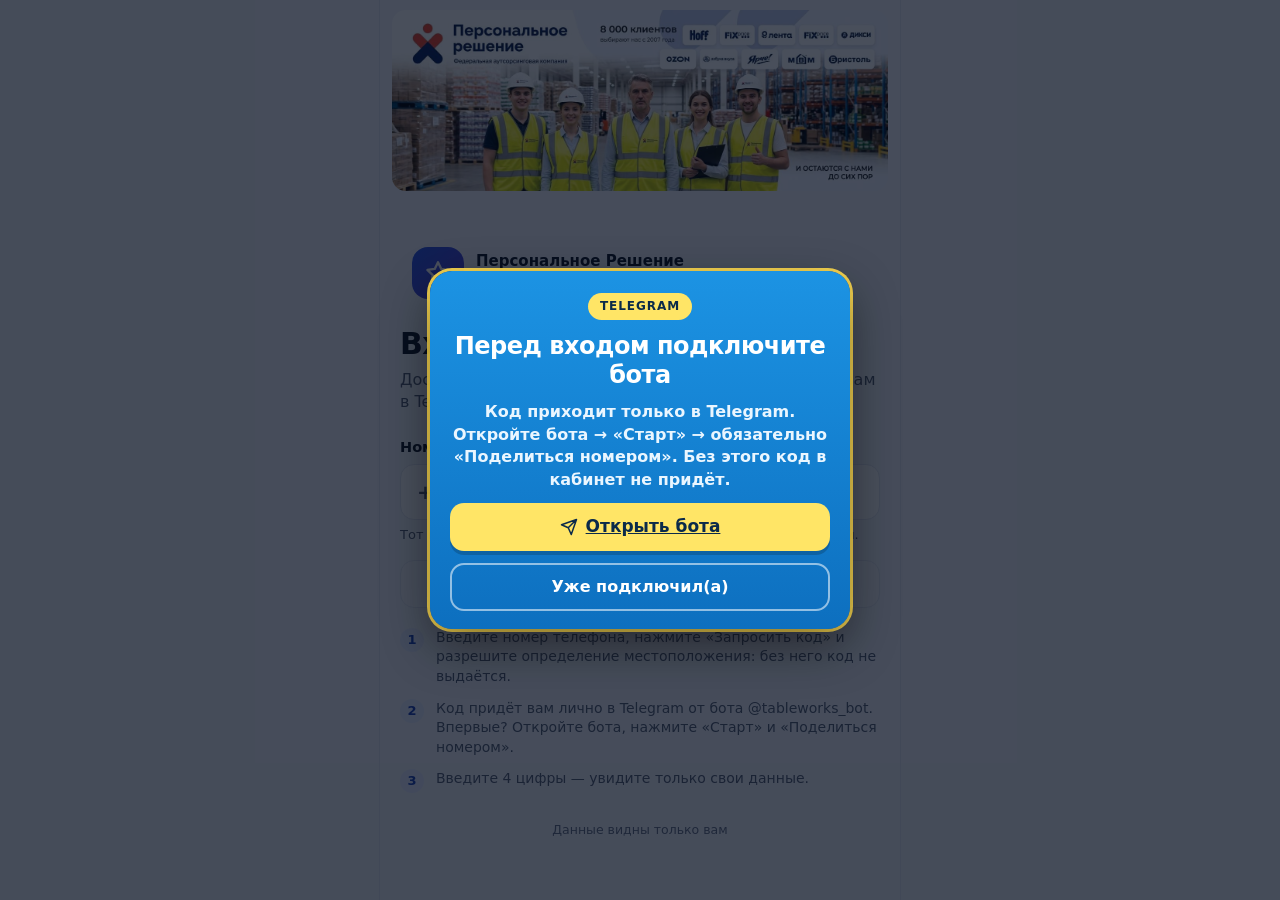
<file: index.html>
<!doctype html>
<html lang="ru">
<head>
<meta charset="utf-8">
<meta name="viewport" content="width=device-width, initial-scale=1, viewport-fit=cover">
<meta http-equiv="Content-Security-Policy" content="default-src 'self'; script-src 'self'; style-src 'self'; img-src 'self' data: blob: https://lh3.googleusercontent.com https://drive.google.com; connect-src 'self' https://script.google.com https://script.googleusercontent.com; manifest-src 'self'; worker-src 'self'; base-uri 'none'; form-action 'none'; object-src 'none'">
<meta name="theme-color" content="#f4f6fb" media="(prefers-color-scheme: light)">
<meta name="theme-color" content="#0d1117" media="(prefers-color-scheme: dark)">
<meta name="color-scheme" content="light dark">
<meta name="apple-mobile-web-app-capable" content="yes">
<meta name="apple-mobile-web-app-status-bar-style" content="default">
<meta name="apple-mobile-web-app-title" content="Мои выплаты">
<meta name="robots" content="noindex,nofollow">
<title>Мои выплаты · Персональное Решение</title>
<link rel="manifest" href="manifest.webmanifest">
<link rel="icon" href="icons/icon-192.png" type="image/png">
<link rel="apple-touch-icon" href="icons/icon-192.png">
<link rel="stylesheet" href="style.css">
</head>
<body>
<a class="skip" href="#main">К содержимому</a>
<div id="app" class="app">
  <div class="brand" data-testid="brand"><img src="company-banner.jpg" alt="Персональное Решение" width="1280" height="467" decoding="async"></div>
  <div id="offline" class="offline" role="status" hidden></div>
  <div id="view-root"></div>
  <nav id="tabbar" class="tabbar" aria-label="Основная навигация" hidden></nav>
</div>
<div id="overlay-root"></div>
<div id="toasts" class="toasts" role="status" aria-live="polite" aria-atomic="false"></div>
<div id="dev-root"></div>
<noscript><p class="noscript-note">Для работы приложения нужен JavaScript.</p></noscript>
<script src="config.js"></script>
<script src="mock-data.js"></script>
<script src="banks/banks.js"></script>
<script src="app.js"></script>
</body>
</html>
</file>
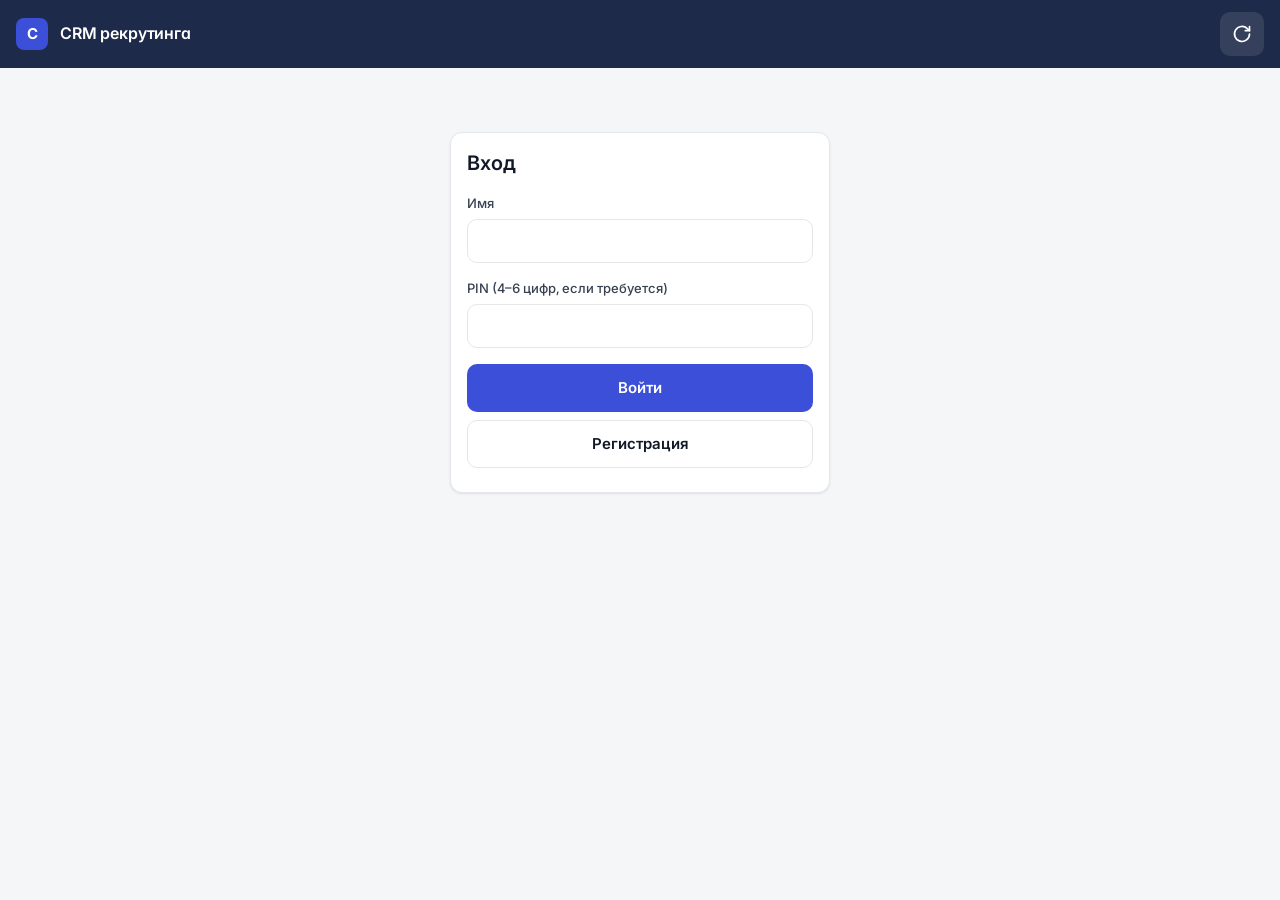
<file: manager/index.html>
<!doctype html><html lang="ru"><head><meta charset="utf-8"><meta name="viewport" content="width=device-width,initial-scale=1,viewport-fit=cover">
<title>CRM менеджера</title><meta name="theme-color" content="#1e2a4a"><link rel="manifest" href="manifest.webmanifest"><link rel="apple-touch-icon" href="../icons/icon-192.png">
<link rel="preconnect" href="https://fonts.googleapis.com"><link rel="stylesheet" href="https://fonts.googleapis.com/css2?family=Inter:wght@400;500;600;700&display=swap"><link rel="stylesheet" href="style.css?v=38"></head><body>
<header id="top"><div class="brand"><span class="logo">C</span><div><b>CRM рекрутинга</b><small id="upd"></small></div></div><div class="hr"><span id="who" class="chip"></span><button id="logout" class="lo" title="Выход" aria-label="Выход"><svg viewBox="0 0 24 24" fill="none" stroke="currentColor" stroke-width="2" stroke-linecap="round" stroke-linejoin="round"><path d="M9 21H5a2 2 0 0 1-2-2V5a2 2 0 0 1 2-2h4"/><path d="m16 17 5-5-5-5M21 12H9"/></svg><span>Выход</span></button><button id="refresh" title="Обновить" aria-label="Обновить"><svg viewBox="0 0 24 24" fill="none" stroke="currentColor" stroke-width="2" stroke-linecap="round" stroke-linejoin="round"><path d="M21 12a9 9 0 1 1-2.6-6.4L21 8"/><path d="M21 3v5h-5"/></svg></button></div></header>
<main id="view"></main>
<nav id="tabs"><button data-t="dash" class="on"><svg viewBox="0 0 24 24" fill="none" stroke="currentColor" stroke-width="2" stroke-linecap="round" stroke-linejoin="round"><path d="M3 3v18h18"/><path d="M7 16V11M12 16V7M17 16v-3"/></svg><span>Сводка</span></button><button data-t="cand"><svg viewBox="0 0 24 24" fill="none" stroke="currentColor" stroke-width="2" stroke-linecap="round" stroke-linejoin="round"><path d="M16 21v-2a4 4 0 0 0-4-4H6a4 4 0 0 0-4 4v2"/><circle cx="9" cy="7" r="4"/><path d="M22 21v-2a4 4 0 0 0-3-3.9M16 3.1a4 4 0 0 1 0 7.8"/></svg><span>Кандидаты</span></button><button data-t="leads"><svg viewBox="0 0 24 24" fill="none" stroke="currentColor" stroke-width="2" stroke-linecap="round" stroke-linejoin="round"><path d="M22 16.9v3a2 2 0 0 1-2.2 2 19.8 19.8 0 0 1-8.6-3.1 19.5 19.5 0 0 1-6-6A19.8 19.8 0 0 1 2.1 4.2 2 2 0 0 1 4.1 2h3a2 2 0 0 1 2 1.7c.1.9.4 1.8.7 2.7a2 2 0 0 1-.5 2.1L8 9.8a16 16 0 0 0 6 6l1.3-1.3a2 2 0 0 1 2.1-.4c.9.3 1.8.6 2.7.7a2 2 0 0 1 1.7 2z"/></svg><span>Лиды</span></button><button data-t="adapt" title="Вводный период"><svg viewBox="0 0 24 24" fill="none" stroke="currentColor" stroke-width="2" stroke-linecap="round" stroke-linejoin="round"><path d="M22 10 12 5 2 10l10 5 10-5z"/><path d="M6 12v5c3 2 9 2 12 0v-5"/></svg><span>Вводный</span></button><button data-t="more"><svg viewBox="0 0 24 24" fill="none" stroke="currentColor" stroke-width="2" stroke-linecap="round" stroke-linejoin="round"><circle cx="5" cy="12" r="1"/><circle cx="12" cy="12" r="1"/><circle cx="19" cy="12" r="1"/></svg><span>Ещё</span></button></nav>
<div id="sheet" hidden><div class="sh"><div id="shBody"></div></div></div>
<div id="toast" hidden></div>
<script src="config.js?v=38"></script><script src="demo.js?v=38"></script><script src="app.js?v=38"></script>
</body></html>
</file>
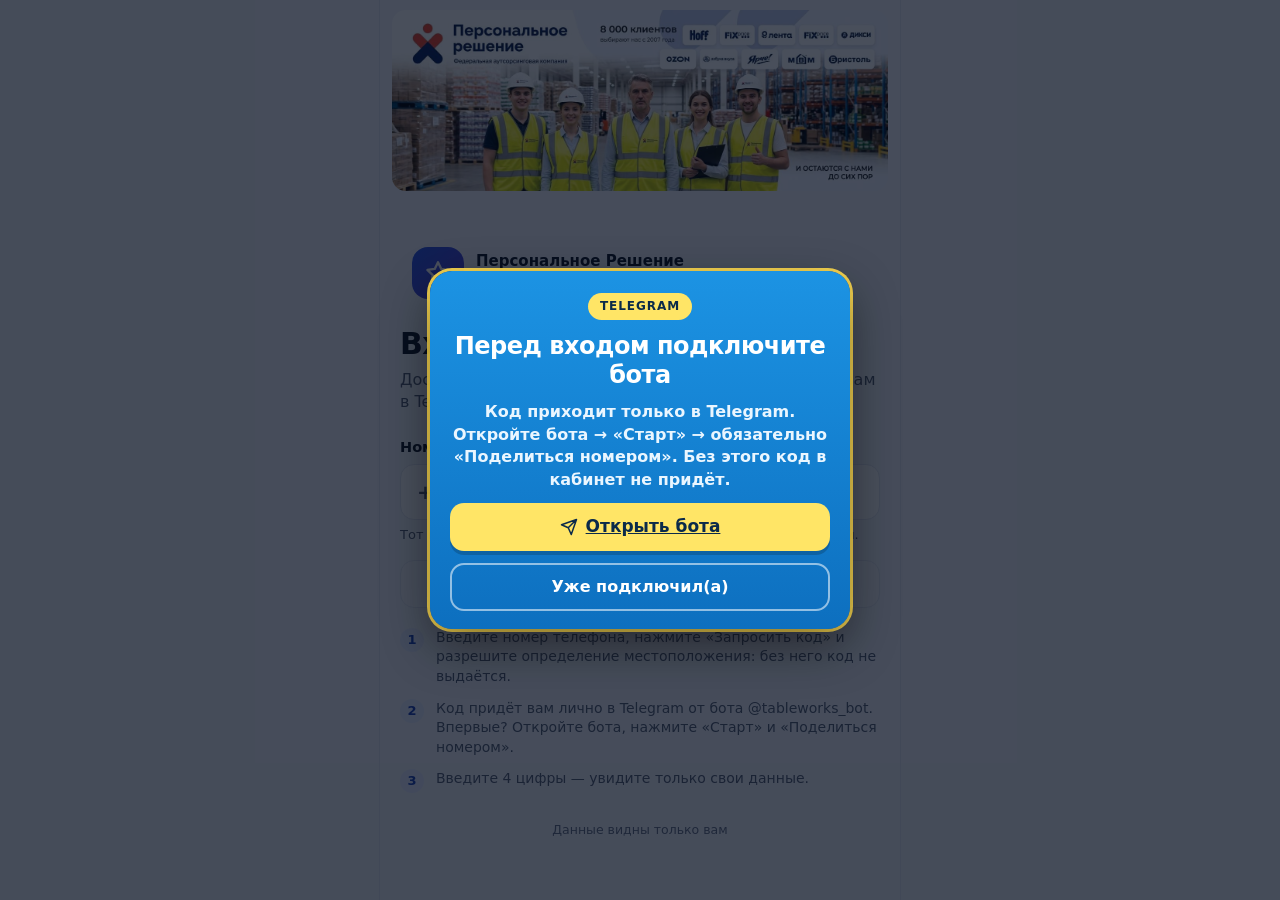
<file: quiz-demo/index.html>
<!doctype html><html lang="ru"><head><meta charset="utf-8"><meta name="viewport" content="width=device-width,initial-scale=1">
<meta http-equiv="Content-Security-Policy" content="default-src 'none'; style-src 'unsafe-inline'"><meta name="robots" content="noindex,nofollow">
<meta http-equiv="refresh" content="0; url=../#/stars"><title>Игра переехала · Мои выплаты</title></head>
<body style="font:16px system-ui;padding:24px;text-align:center">Игра «Кто хочет стать звездой склада?» теперь в приложении «Мои выплаты».<br><br><a href="../#/stars">Открыть вкладку «Звёзды»</a></body></html>
</file>
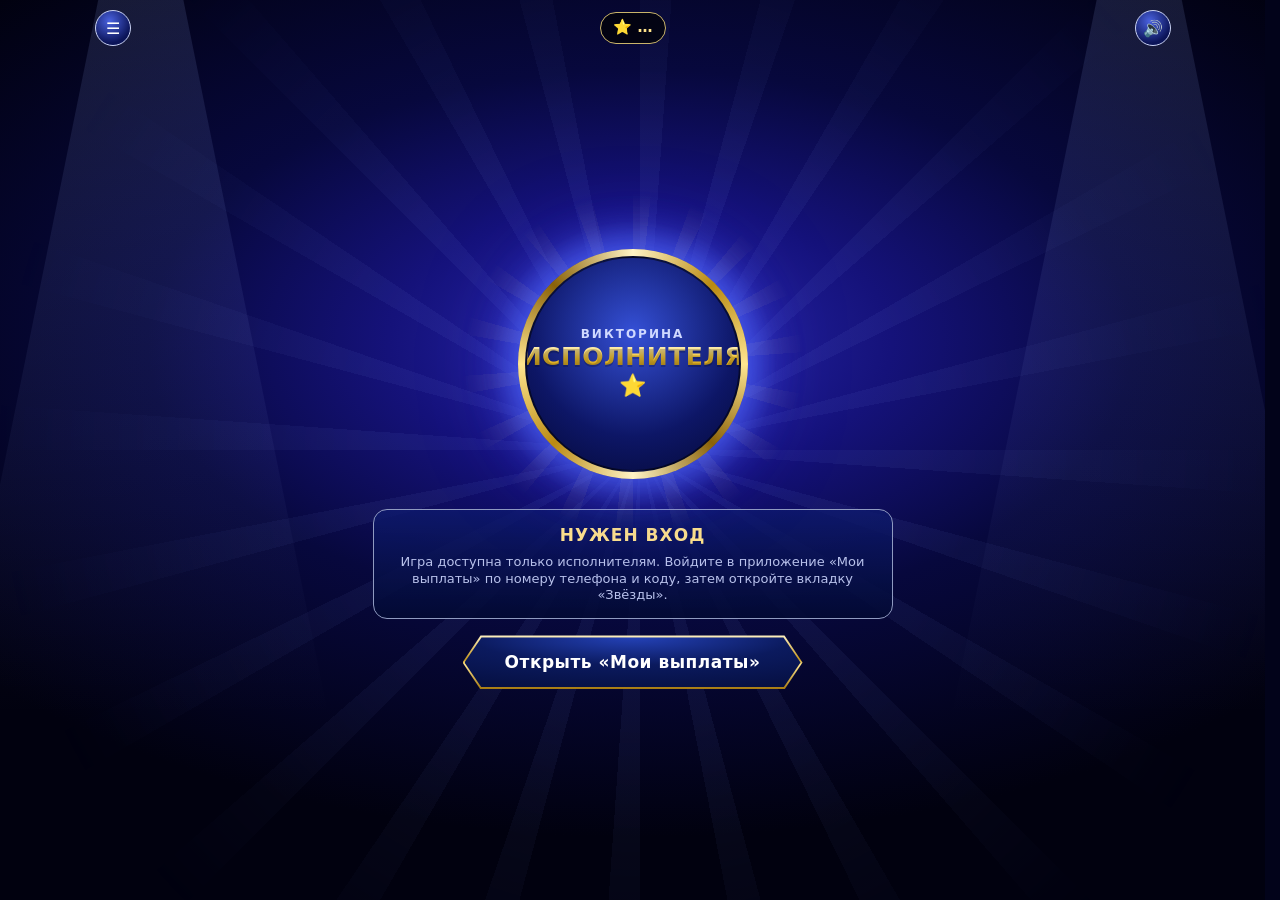
<file: stars/index.html>
<!doctype html><html lang="ru"><head><meta charset="utf-8">
<meta name="viewport" content="width=device-width,initial-scale=1,viewport-fit=cover,interactive-widget=resizes-content">
<meta http-equiv="Content-Security-Policy" content="default-src 'self'; script-src 'self'; style-src 'self' 'unsafe-inline'; img-src 'self' data:; media-src 'self' blob:; connect-src 'self' https://script.google.com https://script.googleusercontent.com; base-uri 'none'; form-action 'none'; object-src 'none'">
<meta name="robots" content="noindex,nofollow"><title>Звёзды · Мои выплаты</title>
<meta name="theme-color" content="#0b0a2a"><link rel="icon" href="../icons/icon-192.png" type="image/png"><link rel="stylesheet" href="stars.css?v=1"></head>
<body><div id="app"></div><div id="fx"></div>
<script src="../config.js"></script><script src="stars.js?v=1"></script></body></html>
</file>
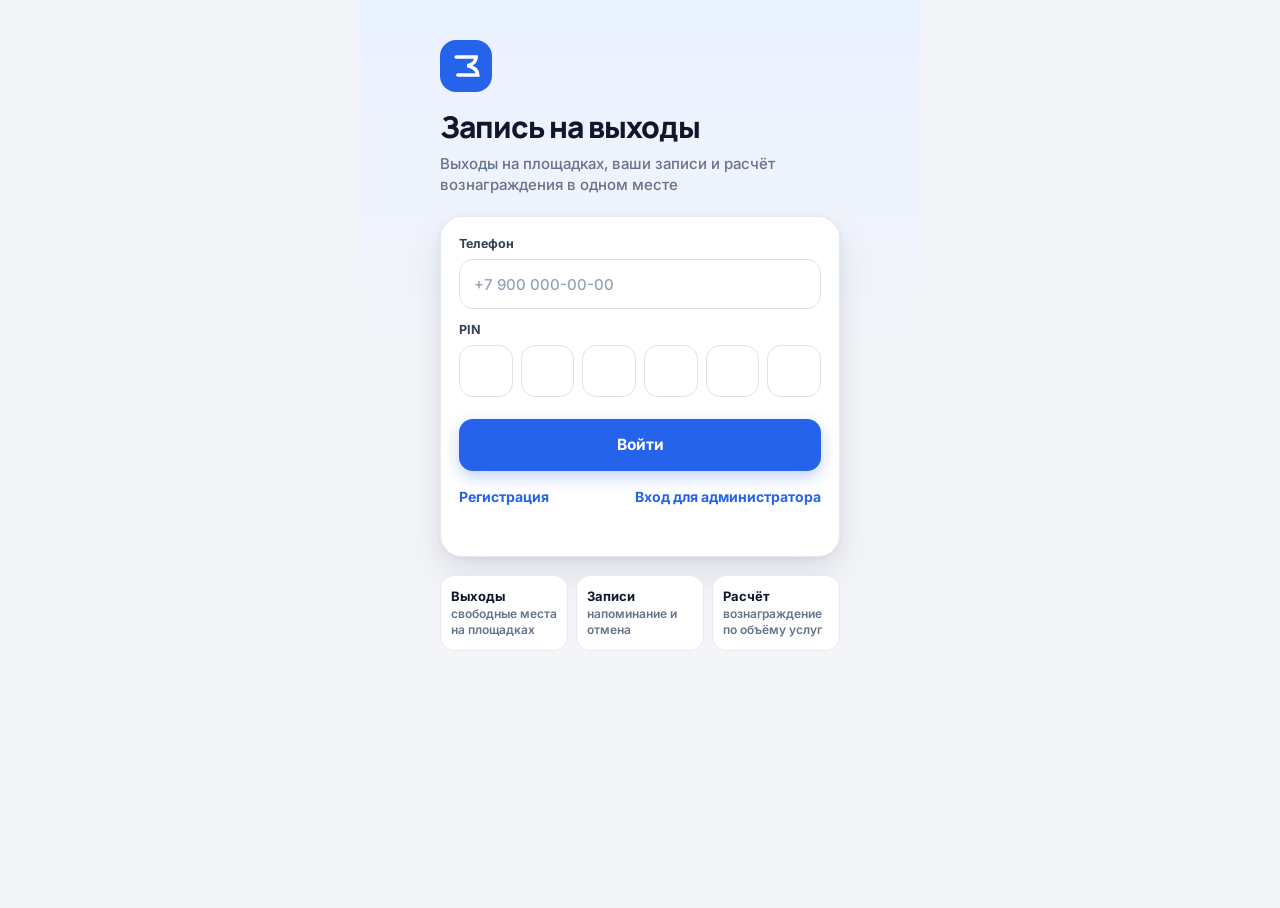
<file: zapis/index.html>
<!doctype html>
<html lang="ru">
<head>
<meta charset="utf-8">
<meta name="viewport" content="width=device-width,initial-scale=1,viewport-fit=cover">
<title>Запись на выходы</title>
<meta name="theme-color" content="#F3F5F9">
<meta name="color-scheme" content="light">
<link rel="manifest" href="manifest.webmanifest">
<link rel="icon" href="../icons/icon-192.png">
<link rel="apple-touch-icon" href="../icons/icon-192.png">
<link rel="preconnect" href="https://fonts.googleapis.com">
<link rel="stylesheet" href="https://fonts.googleapis.com/css2?family=Inter:wght@400;500;600;700;800&family=Manrope:wght@500;600;700;800&display=swap">
<link rel="stylesheet" href="style.css?v=17">
</head>
<body>
<aside id="side" hidden>
  <div class="side-brand"><span class="logo" aria-hidden="true"></span><b>Запись</b><small>администратор</small></div>
  <nav id="sidenav"></nav>
</aside>
<main id="view"></main>
<nav id="tabs" hidden></nav>
<div id="sheet" hidden>
  <div class="sh" role="dialog" aria-modal="true">
    <div class="sh-handle" aria-hidden="true"></div>
    <button type="button" class="sh-x" id="shclose" aria-label="Закрыть"></button>
    <div id="shBody" class="sh-body"></div>
    <div id="shCta" class="sh-cta" hidden></div>
  </div>
</div>
<div id="toast" hidden></div>
<script src="config.js?v=17"></script>
<script src="app.js?v=17"></script>
</body>
</html>
</file>
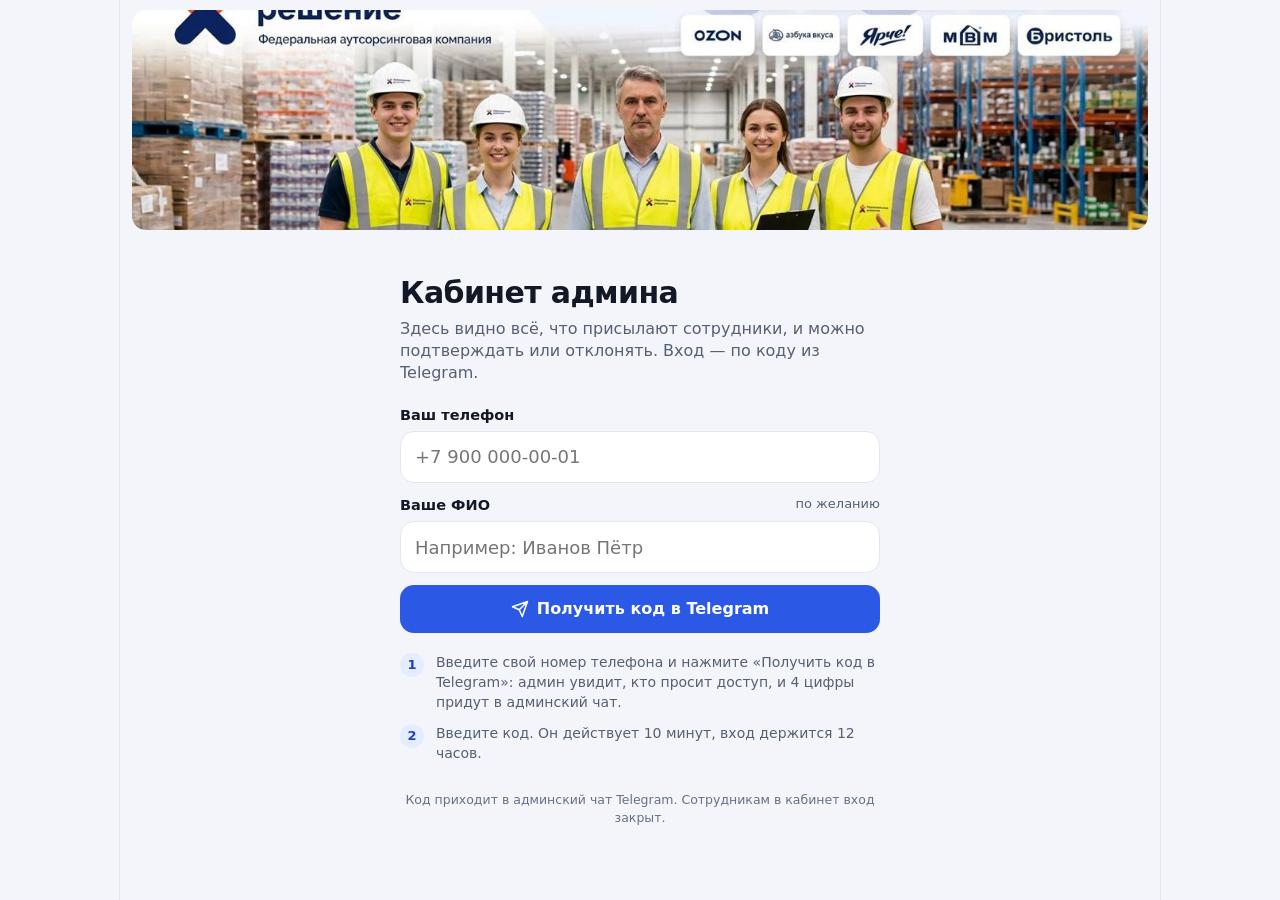
<file: admin.html>
<!doctype html>
<html lang="ru">
<head>
<meta charset="utf-8">
<meta name="viewport" content="width=device-width, initial-scale=1, viewport-fit=cover">
<meta http-equiv="Content-Security-Policy" content="default-src 'self'; script-src 'self'; style-src 'self'; img-src 'self' data: blob:; connect-src 'self' https://script.google.com https://script.googleusercontent.com; manifest-src 'self'; worker-src 'self'; base-uri 'none'; form-action 'none'; object-src 'none'">
<meta name="theme-color" content="#f4f6fb" media="(prefers-color-scheme: light)">
<meta name="theme-color" content="#0d1117" media="(prefers-color-scheme: dark)">
<meta name="color-scheme" content="light dark">
<meta name="robots" content="noindex,nofollow,noarchive">
<meta name="referrer" content="no-referrer">
<title>Кабинет админа · Мои выплаты</title>
<link rel="icon" href="icons/icon-192.png" type="image/png">
<link rel="stylesheet" href="style.css">
<link rel="stylesheet" href="admin.css">
</head>
<body class="adminpage">
<a class="skip" href="#main">К содержимому</a>
<div id="app" class="app">
  <div class="brand" data-testid="brand"><img src="company-banner.jpg" alt="Персональное решение — федеральная аутсорсинговая компания" width="1280" height="467" decoding="async"></div>
  <div id="offline" class="offline" role="status" hidden></div>
  <div id="view-root"></div>
  <nav id="tabbar" class="tabbar" aria-label="Разделы кабинета" hidden></nav>
</div>
<div id="overlay-root"></div>
<div id="toasts" class="toasts" role="status" aria-live="polite" aria-atomic="false"></div>
<noscript><p class="note-d">Для работы кабинета нужен JavaScript.</p></noscript>
<script src="config.js"></script>
<script src="banks/banks.js"></script>
<script src="admin.js"></script>
</body>
</html>
</file>
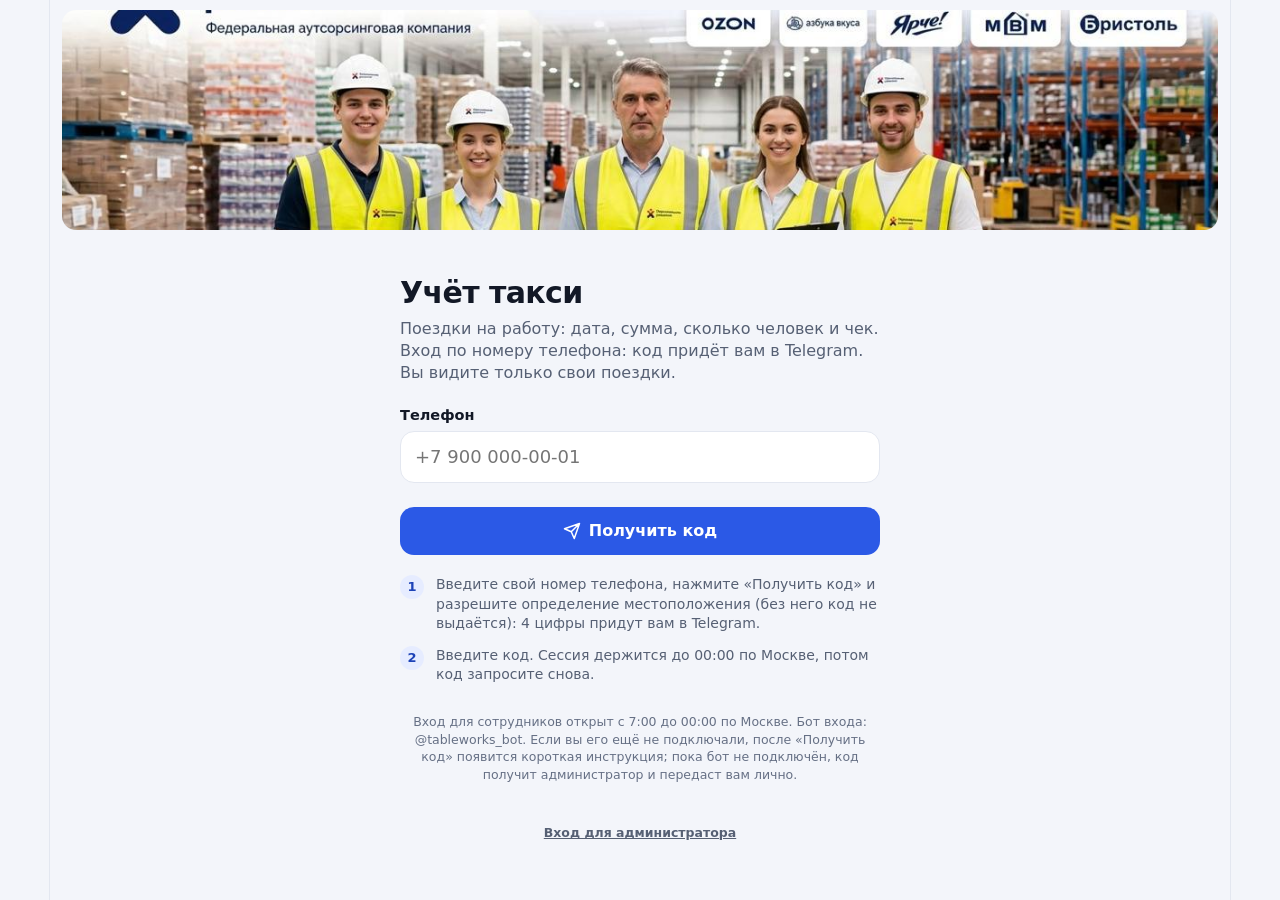
<file: taxi.html>
<!doctype html>
<html lang="ru">
<head>
<meta charset="utf-8">
<meta name="viewport" content="width=device-width, initial-scale=1, viewport-fit=cover">
<meta http-equiv="Content-Security-Policy" content="default-src 'self'; script-src 'self'; style-src 'self'; img-src 'self' data: blob:; connect-src 'self' https://script.google.com https://script.googleusercontent.com; manifest-src 'self'; worker-src 'self'; base-uri 'none'; form-action 'none'; object-src 'none'">
<meta name="theme-color" content="#f4f6fb" media="(prefers-color-scheme: light)">
<meta name="theme-color" content="#0d1117" media="(prefers-color-scheme: dark)">
<meta name="color-scheme" content="light dark">
<meta name="robots" content="noindex,nofollow,noarchive">
<meta name="referrer" content="no-referrer">
<title>Такси · Учёт поездок</title>
<link rel="icon" href="icons/icon-192.png" type="image/png">
<link rel="stylesheet" href="style.css">
<link rel="stylesheet" href="admin.css">
<link rel="stylesheet" href="taxi.css">
</head>
<body class="adminpage taxipage">
<a class="skip" href="#main">К содержимому</a>
<div id="app" class="app">
  <div class="brand" data-testid="brand"><img src="company-banner.jpg" alt="Персональное решение — федеральная аутсорсинговая компания" width="1280" height="467" decoding="async"></div>
  <div id="offline" class="offline" role="status" hidden></div>
  <div id="view-root"></div>
  <nav id="tabbar" class="tabbar" aria-label="Разделы учёта такси" hidden></nav>
</div>
<div id="overlay-root"></div>
<div id="toasts" class="toasts" role="status" aria-live="polite" aria-atomic="false"></div>
<noscript><p class="note-d">Для работы учёта такси нужен JavaScript.</p></noscript>
<script src="config.js"></script>
<script src="taxi.js"></script>
</body>
</html>
</file>
<file: style.css>
/* Мои выплаты — прототип. Светлая и тёмная темы, mobile-first. Без inline-стилей (CSP). */
:root {
  --bg: #f3f5fa; --card: #ffffff; --card2: #f6f8fc; --line: #e3e7f0;
  --text: #121826; --muted: #566074; --faint: #667085;
  --primary: #2b59e6; --primary-ink: #ffffff; --primary-soft: #e6ecff; --primary-strong: #1d43b8;
  --ok: #0f7a3a; --ok-bg: #dff5e7; --warn: #8a5300; --warn-bg: #fff0cf; --bad: #b3261e; --bad-bg: #fde3e1;
  --info: #1d4fb8; --info-bg: #e3ebff; --night: #4b3fb5; --night-bg: #e9e6ff; --day: #9a5a00; --day-bg: #ffecc8;
  --hero1: #2b59e6; --hero2: #5a3fd8; --shadow: 0 1px 2px rgba(18,24,38,.05), 0 6px 20px rgba(18,24,38,.06);
  --r: 18px; --tab-h: 58px; --sab: env(safe-area-inset-bottom, 0px); --sat: env(safe-area-inset-top, 0px);
  --focus: 0 0 0 3px rgba(43,89,230,.45);
  --rep1: #d8480b; --rep2: #b8320a; --rep-ink: #fff;
  color-scheme: light;
}
:root[data-theme="dark"] {
  --bg: #0c1017; --card: #151b25; --card2: #1b2230; --line: #263043;
  --text: #edf1f8; --muted: #a3adc2; --faint: #8a95ad;
  --primary: #6f93ff; --primary-ink: #0a1230; --primary-soft: #1c2a52; --primary-strong: #9db5ff;
  --ok: #57d48a; --ok-bg: #12301f; --warn: #ffc55c; --warn-bg: #3a2c0c; --bad: #ff8b82; --bad-bg: #3d1816;
  --info: #8fb0ff; --info-bg: #1a2850; --night: #b3a9ff; --night-bg: #28244f; --day: #ffc266; --day-bg: #3a2b0b;
  --hero1: #2447b8; --hero2: #4a2fb0; --shadow: 0 1px 2px rgba(0,0,0,.4), 0 8px 24px rgba(0,0,0,.35);
  --focus: 0 0 0 3px rgba(143,176,255,.6);
  --rep1: #ff9a5c; --rep2: #ff7a2e; --rep-ink: #2a1004;
  color-scheme: dark;
}
@media (prefers-color-scheme: dark) {
  :root:not([data-theme="light"]) {
    --bg: #0c1017; --card: #151b25; --card2: #1b2230; --line: #263043;
    --text: #edf1f8; --muted: #a3adc2; --faint: #8a95ad;
    --primary: #6f93ff; --primary-ink: #0a1230; --primary-soft: #1c2a52; --primary-strong: #9db5ff;
    --ok: #57d48a; --ok-bg: #12301f; --warn: #ffc55c; --warn-bg: #3a2c0c; --bad: #ff8b82; --bad-bg: #3d1816;
    --info: #8fb0ff; --info-bg: #1a2850; --night: #b3a9ff; --night-bg: #28244f; --day: #ffc266; --day-bg: #3a2b0b;
    --hero1: #2447b8; --hero2: #4a2fb0; --shadow: 0 1px 2px rgba(0,0,0,.4), 0 8px 24px rgba(0,0,0,.35);
    --focus: 0 0 0 3px rgba(143,176,255,.6);
    --rep1: #ff9a5c; --rep2: #ff7a2e; --rep-ink: #2a1004;
    color-scheme: dark;
  }
}
* { box-sizing: border-box; -webkit-tap-highlight-color: transparent; }
html { -webkit-text-size-adjust: 100%; }
body { margin: 0; background: var(--bg); color: var(--text); font: 16px/1.4 system-ui, -apple-system, "Segoe UI", Roboto, "Noto Sans", "Helvetica Neue", Arial, sans-serif; overscroll-behavior-y: none; }
button, input, textarea { font: inherit; color: inherit; }
button { cursor: pointer; }
h1, h2, h3, p { margin: 0; }
:focus-visible { outline: none; box-shadow: var(--focus); border-radius: 10px; }
.skip { position: absolute; left: -999px; top: 0; background: var(--primary); color: var(--primary-ink); padding: 10px 14px; z-index: 100; }
.skip:focus { left: 8px; top: 8px; }
.sr-only { position: absolute !important; width: 1px; height: 1px; overflow: hidden; clip: rect(0 0 0 0); white-space: nowrap; }
[hidden] { display: none !important; }
.num { font-variant-numeric: tabular-nums; }

.app { max-width: 520px; margin: 0 auto; min-height: 100dvh; position: relative; }
.view { padding: calc(14px + var(--sat)) 16px calc(var(--tab-h) + var(--sab) + 28px); animation: fade .22s ease both; }
.view.noTabs { padding-bottom: calc(24px + var(--sab)); }
@keyframes fade { from { opacity: 0; transform: translateY(6px); } to { opacity: 1; transform: none; } }
.stack > * + * { margin-top: 14px; }
.row { display: flex; align-items: center; gap: 10px; }
.grow { flex: 1; min-width: 0; }
.between { justify-content: space-between; }

/* offline */
.offline { position: sticky; top: 0; z-index: 30; background: var(--warn-bg); color: var(--warn); padding: calc(8px + var(--sat)) 16px 8px; font-size: 13px; font-weight: 600; display: flex; gap: 8px; align-items: center; }

/* header */
.top { display: flex; align-items: center; justify-content: space-between; gap: 12px; margin-bottom: 14px; }
.top h1 { font-size: 24px; line-height: 1.15; letter-spacing: -.01em; }
.top .sub { color: var(--muted); font-size: 14px; margin-top: 2px; }
.iconbtn { width: 44px; height: 44px; border-radius: 14px; border: 1px solid var(--line); background: var(--card); display: grid; place-items: center; color: var(--text); flex: none; }
.iconbtn:active { background: var(--card2); }
.ico { width: 22px; height: 22px; fill: none; stroke: currentColor; stroke-width: 2; stroke-linecap: round; stroke-linejoin: round; flex: none; display: block; }
.ico.sm { width: 18px; height: 18px; } .ico.lg { width: 28px; height: 28px; }

/* cards */
.card { background: var(--card); border: 1px solid var(--line); border-radius: var(--r); box-shadow: var(--shadow); padding: 16px; }
.card h2 { font-size: 17px; letter-spacing: -.005em; }
.card .cap { color: var(--muted); font-size: 13px; }
.card-h { display: flex; align-items: center; justify-content: space-between; gap: 8px; margin-bottom: 12px; }

.periodbtn { display: inline-flex; align-items: center; gap: 8px; min-height: 44px; padding: 0 14px; border-radius: 999px; background: var(--card); border: 1px solid var(--line); font-weight: 600; font-size: 15px; }
.periodbtn .dot { width: 8px; height: 8px; border-radius: 50%; background: var(--ok); }
.periodbtn .dot.paid { background: var(--faint); }

.hero { background: linear-gradient(135deg, var(--hero1), var(--hero2)); color: #fff; border-radius: 24px; padding: 20px 20px 18px; box-shadow: 0 10px 30px rgba(43,89,230,.3); position: relative; overflow: hidden; }
.hero::after { content: ""; position: absolute; right: -40px; top: -50px; width: 170px; height: 170px; border-radius: 50%; background: rgba(255,255,255,.1); }
.hero .lbl { font-size: 14px; opacity: .92; display: flex; align-items: center; gap: 8px; position: relative; z-index: 1; }
.hero .big { font-size: 44px; line-height: 1.05; font-weight: 800; letter-spacing: -.02em; margin: 6px 0 4px; position: relative; z-index: 1; }
.hero .big small { font-size: 26px; font-weight: 700; opacity: .85; margin-left: 4px; }
.hero .note { font-size: 13.5px; opacity: .92; position: relative; z-index: 1; }
.hero .eq { margin-top: 14px; display: flex; gap: 8px; flex-wrap: wrap; position: relative; z-index: 1; }
.hero .eq span { background: rgba(255,255,255,.17); border-radius: 999px; padding: 6px 11px; font-size: 13px; font-weight: 600; }
.badge-lite { background: rgba(255,255,255,.2); color: #fff; border-radius: 999px; padding: 3px 10px; font-size: 12px; font-weight: 700; }

.alert { display: flex; gap: 12px; align-items: flex-start; background: var(--warn-bg); color: var(--warn); border: 1px solid transparent; border-radius: var(--r); padding: 14px; width: 100%; text-align: left; }
.alert b { display: block; font-size: 15px; } .alert span { font-size: 13.5px; }
.alert.bad { background: var(--bad-bg); color: var(--bad); }
.alert.info { background: var(--info-bg); color: var(--info); }
.alert.ok { background: var(--ok-bg); color: var(--ok); }

/* breakdown */
.line { display: flex; align-items: center; gap: 10px; min-height: 40px; }
.line + .line { border-top: 1px solid var(--line); }
.line .nm { flex: 1; min-width: 0; font-size: 15px; }
.line .nm small { display: block; color: var(--muted); font-size: 12.5px; }
.line .am { font-weight: 700; font-size: 15px; white-space: nowrap; }
.line.total { padding-top: 6px; } .line.total .nm, .line.total .am { font-weight: 800; font-size: 16px; }
.swatch { width: 12px; height: 12px; border-radius: 4px; flex: none; }
.k-brak { --kc: #d9483b; } .k-error { --kc: #e9822b; } .k-advance { --kc: #3a6cf0; } .k-housing { --kc: #12a08a; } .k-other { --kc: #8a93a6; }
.swatch { background: var(--kc); }
.stackbar { display: flex; height: 12px; border-radius: 99px; overflow: hidden; background: var(--card2); margin: 4px 0 10px; gap: 2px; }
.stackbar i { display: block; height: 100%; background: var(--kc); min-width: 3px; }
.limit { background: var(--card2); border-radius: 14px; padding: 14px; margin-top: 12px; }
.limit .t { font-weight: 700; font-size: 14.5px; display: flex; gap: 8px; align-items: center; margin-bottom: 8px; }
.limit p { font-size: 14px; color: var(--muted); }
.limit p b { color: var(--text); }
.gauge { position: relative; height: 12px; border-radius: 99px; background: var(--line); margin: 6px 0 4px; overflow: hidden; }
.gauge i { position: absolute; left: 0; top: 0; bottom: 0; background: var(--primary); border-radius: 99px; }
.gauge i.full { background: var(--warn); }
.gl { display: flex; justify-content: space-between; font-size: 12.5px; color: var(--muted); }

/* chips */
.chip { display: inline-flex; align-items: center; gap: 5px; min-height: 26px; padding: 2px 10px; border-radius: 999px; font-size: 12.5px; font-weight: 700; white-space: nowrap; }
.chip.ok { background: var(--ok-bg); color: var(--ok); } .chip.warn { background: var(--warn-bg); color: var(--warn); }
.chip.bad { background: var(--bad-bg); color: var(--bad); } .chip.info { background: var(--info-bg); color: var(--info); }
.chip.gray { background: var(--card2); color: var(--muted); border: 1px solid var(--line); } .chip.night { background: var(--night-bg); color: var(--night); } .chip.day { background: var(--day-bg); color: var(--day); }

/* perf */
.perf-top { display: flex; align-items: flex-end; gap: 12px; justify-content: space-between; }
.perf-num { font-size: 40px; font-weight: 800; letter-spacing: -.02em; line-height: 1; }
.perf-num.good { color: var(--ok); } .perf-num.mid { color: var(--warn); } .perf-num.low { color: var(--bad); }
.legend { display: flex; flex-wrap: wrap; gap: 6px 14px; font-size: 12.5px; color: var(--muted); margin-top: 10px; }
.legend span { display: inline-flex; align-items: center; gap: 6px; }
.legend i { width: 10px; height: 10px; border-radius: 3px; display: inline-block; }
.lg-good { background: #22a65a; } .lg-mid { background: #e8a317; } .lg-low { background: #e04a3f; }
:root[data-theme="dark"] .lg-good { background: #4cc882; }
.trend { width: 100%; height: auto; display: block; margin-top: 8px; }
.trend .bar.good { fill: #22a65a; } .trend .bar.mid { fill: #e8a317; } .trend .bar.low { fill: #e04a3f; }
.trend .norm { stroke: var(--faint); stroke-dasharray: 4 4; stroke-width: 1; }
.trend text { fill: var(--muted); font-size: 9px; text-anchor: middle; font-family: inherit; }
.trend text.nl { text-anchor: end; fill: var(--faint); }
.shifts { margin-top: 6px; }
.srow { display: flex; align-items: center; gap: 10px; min-height: 48px; }
.srow + .srow { border-top: 1px solid var(--line); }
.sico { width: 34px; height: 34px; border-radius: 11px; display: grid; place-items: center; flex: none; }
.sico.day { background: var(--day-bg); color: var(--day); } .sico.night { background: var(--night-bg); color: var(--night); }
.srow .d { flex: 1; font-size: 14.5px; min-width: 0; } .srow .d small { display: block; color: var(--muted); font-size: 12.5px; }
.pct { font-weight: 800; font-size: 14px; min-width: 54px; text-align: right; }
.pct.good { color: var(--ok); } .pct.mid { color: var(--warn); } .pct.low { color: var(--bad); }
.link { background: none; border: 0; color: var(--primary); font-weight: 700; min-height: 44px; padding: 0 4px; font-size: 15px; }

/* buttons */
.btn { display: inline-flex; align-items: center; justify-content: center; gap: 8px; min-height: 48px; padding: 0 20px; border-radius: 14px; border: 1px solid transparent; background: var(--primary); color: var(--primary-ink); font-weight: 700; font-size: 16px; width: 100%; }
.btn:active:not(:disabled) { filter: brightness(.92); }
.btn:disabled { background: var(--card2); color: var(--faint); border-color: var(--line); cursor: not-allowed; }
.btn.secondary { background: var(--primary-soft); color: var(--primary-strong); }
.btn.ghost { background: transparent; border-color: var(--line); color: var(--text); }
.btn.danger { background: var(--bad-bg); color: var(--bad); }
.btn.sm { min-height: 44px; font-size: 15px; padding: 0 14px; width: auto; }
.spinner { width: 18px; height: 18px; border-radius: 50%; border: 2.5px solid currentColor; border-right-color: transparent; animation: spin .8s linear infinite; display: inline-block; }
@keyframes spin { to { transform: rotate(360deg); } }

/* forms */
.field { display: block; }
.field > .l { display: flex; justify-content: space-between; font-weight: 700; font-size: 14.5px; margin-bottom: 6px; }
.field > .l span { font-weight: 500; color: var(--muted); font-size: 13px; }
.inp { width: 100%; min-height: 52px; padding: 0 14px; background: var(--card); border: 1.5px solid var(--line); border-radius: 14px; font-size: 18px; }
textarea.inp { padding: 12px 14px; min-height: 110px; font-size: 16px; resize: vertical; line-height: 1.4; }
.inp:focus { outline: none; border-color: var(--primary); box-shadow: var(--focus); }
.inp[aria-invalid="true"] { border-color: var(--bad); }
.help { font-size: 13px; color: var(--muted); margin-top: 6px; } .err { font-size: 13.5px; color: var(--bad); margin-top: 6px; font-weight: 600; display: flex; gap: 6px; align-items: flex-start; }
.phone { display: flex; align-items: center; border: 1.5px solid var(--line); border-radius: 14px; background: var(--card); min-height: 56px; }
.phone:focus-within { border-color: var(--primary); box-shadow: var(--focus); }
.phone.invalid { border-color: var(--bad); }
.phone .pre { padding: 0 4px 0 16px; font-weight: 700; font-size: 20px; color: var(--muted); }
.phone input { flex: 1; min-width: 0; border: 0; background: transparent; font-size: 20px; font-weight: 600; letter-spacing: .02em; min-height: 54px; padding: 0 14px 0 6px; outline: none; }
.otp { display: flex; gap: 10px; justify-content: center; }
.otp input { width: 58px; height: 64px; text-align: center; font-size: 28px; font-weight: 800; border-radius: 14px; border: 1.5px solid var(--line); background: var(--card); outline: none; padding: 0; }
.otp input:focus { border-color: var(--primary); box-shadow: var(--focus); }
.otp.bad input { border-color: var(--bad); animation: shake .35s; }
.otp input:disabled { opacity: .5; }
@keyframes shake { 20%,60% { transform: translateX(-6px); } 40%,80% { transform: translateX(6px); } }
.amount { position: relative; } .amount .inp { padding-right: 44px; font-weight: 800; font-size: 24px; }
.amount .cur { position: absolute; right: 16px; top: 50%; transform: translateY(-50%); font-size: 20px; color: var(--muted); font-weight: 700; }
.quick { display: flex; gap: 8px; flex-wrap: wrap; margin-top: 10px; }
.qbtn { min-height: 44px; padding: 0 14px; border-radius: 999px; border: 1px solid var(--line); background: var(--card2); font-weight: 700; font-size: 14.5px; }
.qbtn:active { background: var(--primary-soft); }

/* login */
.login { display: flex; flex-direction: column; min-height: 100dvh; padding: calc(32px + var(--sat)) 20px calc(24px + var(--sab)); }
.brand { display: flex; align-items: center; gap: 12px; margin-bottom: 28px; }
.logo { width: 52px; height: 52px; border-radius: 16px; background: linear-gradient(135deg, var(--hero1), var(--hero2)); display: grid; place-items: center; color: #fff; }
.brand b { display: block; font-size: 15px; } .brand span { color: var(--muted); font-size: 13px; }
.login h1 { font-size: 30px; line-height: 1.12; letter-spacing: -.02em; margin-bottom: 8px; }
.login .lead { color: var(--muted); font-size: 16px; margin-bottom: 24px; }
.login .foot { margin-top: auto; padding-top: 24px; color: var(--faint); font-size: 12.5px; text-align: center; }
.steps { display: flex; gap: 12px; flex-direction: column; margin: 20px 0 4px; }
.stepi { display: flex; gap: 12px; font-size: 14px; color: var(--muted); align-items: flex-start; }
.stepi i { width: 24px; height: 24px; border-radius: 50%; background: var(--primary-soft); color: var(--primary-strong); font-style: normal; font-weight: 800; font-size: 13px; display: grid; place-items: center; flex: none; }
.waitbox { display: flex; gap: 12px; background: var(--info-bg); color: var(--info); padding: 14px; border-radius: 16px; font-size: 14px; margin-bottom: 22px; }
.waitbox b { display: block; font-size: 15px; }
.waitbox span { display: block; margin-top: 2px; overflow-wrap: anywhere; }
.waitbox .botlink { margin-top: 10px; min-height: 44px; width: auto; padding: 0 16px; font-size: 14px; text-decoration: none; background: var(--card); }
.lockbox { text-align: center; padding: 22px 16px; background: var(--bad-bg); color: var(--bad); border-radius: 18px; }
.lockbox .t { font-size: 34px; font-weight: 800; margin: 6px 0; }
.lockbox p { font-size: 14px; }
.lockbox h1 { font-size: 28px; margin: 10px 0 6px; color: var(--bad); }
.lockbox svg { margin: 0 auto; display: block; }
.blocked-note { text-align: center; color: var(--muted); font-size: 14px; margin-top: 16px; }
.center { text-align: center; }
.gap8 > * + * { margin-top: 8px; } .gap12 > * + * { margin-top: 12px; } .gap16 > * + * { margin-top: 16px; } .gap24 > * + * { margin-top: 24px; }

/* tabbar */
.tabbar { position: fixed; left: 50%; transform: translateX(-50%); bottom: 0; width: 100%; max-width: 520px; z-index: 20; display: grid; grid-template-columns: repeat(6, 1fr); padding: 6px 2px calc(6px + var(--sab)); background: color-mix(in srgb, var(--card) 92%, transparent); backdrop-filter: blur(14px); -webkit-backdrop-filter: blur(14px); border-top: 1px solid var(--line); }
.tab { position: relative; padding: 0;  display: flex; flex-direction: column; align-items: center; justify-content: center; gap: 2px; min-height: 48px; min-width: 44px; border-radius: 12px; color: var(--muted); text-decoration: none; font-size: 10.5px; letter-spacing: -.01em; font-weight: 600; }
.tab[aria-current="page"] { color: var(--primary); }
.tab[aria-current="page"] .ico { stroke-width: 2.4; }
.tab .cnt { position: absolute; top: 1px; left: calc(50% + 6px); min-width: 18px; height: 18px; border-radius: 9px; background: var(--bad); color: #fff; font-size: 11px; font-weight: 800; display: grid; place-items: center; padding: 0 5px; }
:root[data-theme="dark"] .tab .cnt { color: #2b0a07; background: #ff8b82; }

/* calendar */
.cal-head { display: flex; align-items: center; justify-content: space-between; margin-bottom: 10px; }
.cal-head h2 { font-size: 18px; text-transform: capitalize; }
.grid7 { display: grid; grid-template-columns: repeat(7, 1fr); gap: 4px; }
.dow { text-align: center; font-size: 12px; color: var(--muted); font-weight: 700; padding: 4px 0 6px; }
.dow.we { color: var(--faint); }
.cell { position: relative; aspect-ratio: 1 / 1.08; min-height: 44px; border-radius: 12px; border: 1.5px solid transparent; background: transparent; display: flex; flex-direction: column; align-items: center; justify-content: center; gap: 3px; padding: 0; font-weight: 600; font-size: 15px; }
.cell.empty { visibility: hidden; }
.cell.off { color: var(--faint); background: transparent; }
.cell.day { background: var(--day-bg); color: var(--day); }
.cell.night { background: var(--night-bg); color: var(--night); }
.cell.planned { border-style: dashed; border-color: var(--faint); background: transparent; color: var(--text); }
.cell.today { border-color: var(--primary); }
.cell.sel { box-shadow: 0 0 0 2.5px var(--primary); }
.cell .mk { width: 14px; height: 14px; }
.cell .ph { height: 14px; }
.legend-cal { display: flex; flex-wrap: wrap; gap: 8px 16px; margin-top: 12px; font-size: 13px; color: var(--muted); }
.legend-cal span { display: inline-flex; gap: 6px; align-items: center; }
.legend-cal i { width: 16px; height: 16px; border-radius: 5px; display: inline-block; }
.legend-cal i.day { background: var(--day-bg); border: 1px solid var(--day); } .legend-cal i.night { background: var(--night-bg); border: 1px solid var(--night); } .legend-cal i.pl { border: 1.5px dashed var(--faint); } .legend-cal i.td { border: 1.5px solid var(--primary); }
.stats3 { display: grid; grid-template-columns: repeat(3, 1fr); gap: 10px; }
.stat { background: var(--card2); border-radius: 14px; padding: 12px 10px; text-align: center; }
.stat b { display: block; font-size: 22px; font-weight: 800; letter-spacing: -.01em; }
.stat span { font-size: 12.5px; color: var(--muted); }
.daycard .big { font-size: 18px; font-weight: 800; }
.kv { display: grid; grid-template-columns: repeat(3, 1fr); gap: 8px; margin-top: 12px; }
.kv div { background: var(--card2); border-radius: 12px; padding: 10px; } .kv b { display: block; font-size: 17px; } .kv span { font-size: 12px; color: var(--muted); }

/* deductions */
.filters { display: flex; gap: 8px; overflow-x: auto; margin: 0 -16px; padding: 2px 16px 6px; scrollbar-width: none; }
.filters::-webkit-scrollbar { display: none; }
.fbtn { flex: none; min-height: 44px; padding: 0 14px; border-radius: 999px; border: 1px solid var(--line); background: var(--card); font-weight: 600; font-size: 14.5px; display: inline-flex; align-items: center; gap: 6px; }
.fbtn[aria-pressed="true"] { background: var(--primary); color: var(--primary-ink); border-color: var(--primary); }
.fbtn em { font-style: normal; opacity: .7; font-size: 13px; }
.case { display: block; }
.case .hd { display: flex; gap: 12px; align-items: flex-start; }
.kico { width: 40px; height: 40px; border-radius: 13px; display: grid; place-items: center; flex: none; background: color-mix(in srgb, var(--kc) 16%, transparent); color: var(--kc); }
:root[data-theme="dark"] .kico { background: color-mix(in srgb, var(--kc) 28%, transparent); }
.case .tt { font-weight: 700; font-size: 15.5px; line-height: 1.25; }
.case .meta { color: var(--muted); font-size: 13px; margin-top: 2px; }
.case .amt { font-weight: 800; font-size: 16px; white-space: nowrap; }
.case .ft { margin-top: 12px; display: flex; flex-direction: column; gap: 10px; }
.need { font-size: 13.5px; color: var(--warn); background: var(--warn-bg); padding: 9px 12px; border-radius: 12px; display: flex; gap: 8px; align-items: flex-start; }
.sumline { display: flex; justify-content: space-between; align-items: center; padding: 4px 2px; font-size: 14.5px; color: var(--muted); } .sumline b { color: var(--text); font-size: 17px; }

/* sheet */
.ov { position: fixed; inset: 0; z-index: 60; display: flex; align-items: flex-end; justify-content: center; }
.ov .bd { position: absolute; inset: 0; background: rgba(8,12,22,.55); animation: bdin .2s ease both; }
@keyframes bdin { from { opacity: 0; } }
.sheet { position: relative; width: 100%; max-width: 520px; max-height: 94dvh; background: var(--card); border-radius: 24px 24px 0 0; display: flex; flex-direction: column; animation: up .26s cubic-bezier(.2,.8,.2,1) both; box-shadow: 0 -10px 40px rgba(0,0,0,.25); }
@keyframes up { from { transform: translateY(40px); opacity: 0; } }
.sheet .grab { width: 40px; height: 4px; border-radius: 2px; background: var(--line); margin: 8px auto 0; }
.sheet .sh { display: flex; align-items: center; gap: 8px; padding: 8px 12px 6px 20px; }
.sheet .sh h2 { flex: 1; font-size: 19px; letter-spacing: -.01em; }
.sheet .sh h2:focus { outline: none; }
.sheet .sb { padding: 6px 20px 16px; overflow-y: auto; overscroll-behavior: contain; }
.sheet .sf { padding: 12px 20px calc(14px + var(--sab)); border-top: 1px solid var(--line); background: var(--card); border-radius: 0; }
.ov.dlg { align-items: center; padding: 20px; }
.ov.dlg .sheet { border-radius: 22px; max-height: 86dvh; }
.ov.dlg .sheet .grab { display: none; }
.ov.dlg .sf { border-top: 0; padding-bottom: 16px; }
.btnrow { display: flex; gap: 10px; } .btnrow .btn { flex: 1; }
.plist { list-style: none; margin: 0; padding: 0; }
.popt { display: flex; width: 100%; align-items: center; gap: 12px; min-height: 56px; padding: 8px 12px; border-radius: 14px; border: 1.5px solid transparent; background: transparent; text-align: left; }
.popt[aria-checked="true"] { border-color: var(--primary); background: var(--primary-soft); }
.popt b { display: block; font-size: 16px; } .popt small { color: var(--muted); font-size: 13px; }
.casebox { background: var(--card2); border-radius: 14px; padding: 12px 14px; margin-bottom: 14px; }
.casebox b { display: block; font-size: 15px; } .casebox span { font-size: 13px; color: var(--muted); }
.req { color: var(--bad); font-weight: 800; }
.reqbanner { display: flex; gap: 10px; background: var(--bad-bg); color: var(--bad); border-radius: 14px; padding: 12px 14px; font-size: 14px; margin-bottom: 14px; }
.reqbanner b { display: block; }
.sec + .sec { margin-top: 18px; }
.sec-h { display: flex; align-items: center; gap: 8px; margin-bottom: 8px; font-weight: 800; font-size: 15.5px; }
.sec-h .tag { margin-left: auto; font-size: 12px; font-weight: 800; padding: 3px 9px; border-radius: 99px; }
.tag.must { background: var(--bad-bg); color: var(--bad); } .tag.done { background: var(--ok-bg); color: var(--ok); } .tag.opt { background: var(--card2); color: var(--muted); }
.photos { display: grid; grid-template-columns: repeat(3, 1fr); gap: 8px; }
.ph-item { position: relative; aspect-ratio: 1; border-radius: 14px; overflow: hidden; background: var(--card2); border: 1px solid var(--line); margin: 0; }
.ph-item img { width: 100%; height: 100%; object-fit: cover; display: block; }
.ph-item .rm { position: absolute; top: 4px; right: 4px; width: 44px; height: 44px; border-radius: 50%; background: transparent; border: 0; display: grid; place-items: center; }
.ph-item .rm span { width: 28px; height: 28px; border-radius: 50%; background: rgba(10,14,24,.78); color: #fff; display: grid; place-items: center; }
.ph-item .sz { position: absolute; left: 4px; bottom: 4px; background: rgba(10,14,24,.72); color: #fff; font-size: 11px; font-weight: 600; padding: 1px 6px; border-radius: 8px; }
.ph-busy { display: grid; place-items: center; color: var(--muted); }
.addrow { display: grid; grid-template-columns: 1fr 1fr; gap: 8px; margin-top: 8px; }
.addbtn { min-height: 52px; border-radius: 14px; border: 1.5px dashed var(--primary); background: var(--primary-soft); color: var(--primary-strong); font-weight: 700; font-size: 14.5px; display: flex; gap: 8px; align-items: center; justify-content: center; padding: 0 8px; }
.addbtn:disabled { opacity: .45; cursor: not-allowed; }
.checks { list-style: none; margin: 0 0 10px; padding: 0; display: flex; flex-direction: column; gap: 6px; }
.checks li { display: flex; gap: 8px; align-items: center; font-size: 14px; color: var(--muted); }
.checks li .cb { width: 20px; height: 20px; border-radius: 50%; border: 2px solid var(--faint); display: grid; place-items: center; flex: none; }
.checks li.ok { color: var(--ok); font-weight: 600; } .checks li.ok .cb { background: var(--ok); border-color: var(--ok); color: #fff; }
:root[data-theme="dark"] .checks li.ok .cb { color: #07210f; }
.cb .ico { width: 13px; height: 13px; stroke-width: 3.2; }
.quote { background: var(--card2); border-radius: 14px; padding: 12px 14px; white-space: pre-wrap; word-break: break-word; font-size: 15px; }
.note-s { font-size: 12.5px; color: var(--muted); text-align: center; margin-top: 8px; }

/* history */
.hist { display: flex; gap: 12px; align-items: flex-start; }
.hist .am { font-weight: 800; font-size: 17px; }
.hist .cm { font-size: 14px; color: var(--muted); margin-top: 4px; word-break: break-word; }
.hist .ans { font-size: 13.5px; margin-top: 8px; padding: 8px 10px; border-radius: 10px; background: var(--card2); }
.avail { font-size: 40px; font-weight: 800; letter-spacing: -.02em; line-height: 1.05; }
.mini3 { display: grid; gap: 6px; margin-top: 12px; font-size: 14px; }
.mini3 div { display: flex; justify-content: space-between; color: var(--muted); } .mini3 b { color: var(--text); }

/* profile */
.avatar { width: 72px; height: 72px; border-radius: 24px; background: linear-gradient(135deg, var(--hero1), var(--hero2)); color: #fff; font-size: 26px; font-weight: 800; display: grid; place-items: center; }
.seg { display: grid; grid-template-columns: repeat(3, 1fr); background: var(--card2); border-radius: 14px; padding: 4px; gap: 4px; }
.seg button { min-height: 44px; border-radius: 11px; border: 0; background: transparent; font-weight: 600; font-size: 14.5px; }
.seg button[aria-pressed="true"] { background: var(--card); box-shadow: var(--shadow); color: var(--primary); }

/* empty / skeleton */
.empty { text-align: center; padding: 36px 16px; color: var(--muted); }
.empty .eic { width: 64px; height: 64px; border-radius: 22px; background: var(--card2); display: grid; place-items: center; margin: 0 auto 14px; color: var(--faint); }
.empty b { display: block; color: var(--text); font-size: 17px; margin-bottom: 4px; }
.sk { background: linear-gradient(100deg, var(--card2) 30%, var(--line) 50%, var(--card2) 70%); background-size: 300% 100%; animation: shim 1.3s linear infinite; border-radius: 12px; }
@keyframes shim { from { background-position: 100% 0; } to { background-position: 0 0; } }
.sk.h1 { height: 28px; width: 55%; } .sk.hero { height: 170px; border-radius: 24px; box-shadow: none; } .sk.c { height: 120px; border-radius: 18px; } .sk.l { height: 16px; width: 80%; }

/* toasts */
.toasts { position: fixed; left: 0; right: 0; bottom: calc(var(--tab-h) + var(--sab) + 14px); z-index: 90; display: flex; flex-direction: column; align-items: center; gap: 8px; pointer-events: none; padding: 0 16px; }
.toast { pointer-events: auto; max-width: 480px; display: flex; gap: 10px; align-items: flex-start; background: #1b2231; color: #fff; border-radius: 14px; padding: 12px 16px; font-size: 14.5px; font-weight: 600; box-shadow: 0 10px 30px rgba(0,0,0,.3); animation: up .25s ease both; }
.toast.ok .ico { color: #57d48a; } .toast.bad .ico { color: #ff8b82; } .toast.warn .ico { color: #ffc55c; }
:root[data-theme="dark"] .toast { background: #eef2fa; color: #101625; }
:root[data-theme="dark"] .toast.ok .ico { color: #0f7a3a; } :root[data-theme="dark"] .toast.bad .ico { color: #b3261e; }

/* dev panel */
.dev { position: fixed; left: 8px; bottom: calc(var(--tab-h) + var(--sab) + 8px); z-index: 80; font-size: 12px; max-width: min(340px, calc(100vw - 16px)); }
.dev.nt { bottom: calc(var(--sab) + 8px); }
.devpill { min-height: 32px; padding: 0 12px; border-radius: 99px; border: 0; background: #1f2937; color: #fbd38d; font-weight: 700; font-size: 12px; box-shadow: 0 4px 14px rgba(0,0,0,.35); display: inline-flex; gap: 6px; align-items: center; }
.devpill:focus-visible { box-shadow: 0 0 0 3px #fbd38d; }
.devbox { background: #111827; color: #e5e7eb; border-radius: 14px; padding: 10px; box-shadow: 0 10px 34px rgba(0,0,0,.5); margin-bottom: 6px; max-height: 52dvh; overflow: auto; border: 1px solid #374151; }
.devbox h3 { font-size: 11px; text-transform: uppercase; letter-spacing: .06em; color: #9ca3af; margin: 8px 0 4px; }
.devbox h3:first-child { margin-top: 0; }
.tgmsg { background: #1e3a5f; border-radius: 10px; padding: 7px 9px; margin-bottom: 5px; line-height: 1.35; }
.tgmsg time { color: #93c5fd; font-size: 11px; display: block; }
.tgmsg b.code { font-size: 18px; letter-spacing: .15em; color: #fff; }
.devbtn { min-height: 30px; padding: 0 10px; border-radius: 8px; border: 1px solid #4b5563; background: #1f2937; color: #e5e7eb; font-size: 12px; font-weight: 600; margin: 2px 4px 2px 0; }
.devrow { padding: 5px 0; border-top: 1px solid #1f2937; }

@media (min-width: 521px) { body { background: var(--bg); } .app { box-shadow: 0 0 0 1px var(--line); background: var(--bg); } }
@media (prefers-reduced-motion: reduce) { *, *::before, *::after { animation-duration: .01ms !important; animation-iteration-count: 1 !important; transition: none !important; } }

/* добавки */
.mt { margin-top: 10px; }
.card-h.sp { margin: 16px 0 6px; }
.h3 { font-size: 15.5px; font-weight: 800; }
.tag { margin-left: auto; font-size: 12px; font-weight: 800; padding: 3px 9px; border-radius: 99px; white-space: nowrap; }
.prof { margin-bottom: 10px; gap: 14px; }
.lockbtn { margin-top: 16px; }
.swatch.k-other { background: var(--kc); }
.line.final .am { font-size: 15px; }
.line.total.final { border-top: 2px solid var(--line); margin-top: 6px; padding-top: 10px; }
.hero .big span { font-variant-numeric: tabular-nums; }
.legend i, .legend-cal i { flex: none; }
.case + .case { margin-top: 0; }

.card.calcard { padding: 14px 10px; }
.calcard .grid7 { gap: 2px; }
.calcard .cal-head { padding: 0 4px; }
.cell { border-radius: 11px; }
.grid7 { grid-template-columns: repeat(7, minmax(0, 1fr)); }
.cell { aspect-ratio: auto; height: 52px; min-width: 0; }
.app, .view { min-width: 0; }

/* «Сообщить о порче / браке» */
.report { display: flex; align-items: center; gap: 12px; width: 100%; min-height: 68px; padding: 10px 14px; border: 0; border-radius: 18px; text-align: left; color: var(--rep-ink); background: linear-gradient(135deg, var(--rep1), var(--rep2)); box-shadow: 0 8px 22px rgba(216,72,11,.28); }
.report:active { filter: brightness(.94); }
.report .ric { width: 42px; height: 42px; border-radius: 14px; background: rgba(255,255,255,.22); display: grid; place-items: center; flex: none; }
:root[data-theme="dark"] .report .ric { background: rgba(0,0,0,.14); }
.report .rt { flex: 1; min-width: 0; } .report .rt b { display: block; font-size: 16.5px; line-height: 1.2; } .report .rt small { display: block; font-size: 12.5px; opacity: .92; margin-top: 2px; line-height: 1.25; }
.seg[role="radiogroup"] button { line-height: 1.15; padding: 6px 4px; min-height: 48px; }
.seg[role="radiogroup"] button[aria-checked="true"] { background: var(--card); box-shadow: var(--shadow); color: var(--primary); font-weight: 800; }
.ph-item.pdf { display: flex; flex-direction: column; align-items: center; justify-content: center; gap: 4px; padding: 8px 6px; color: var(--primary); text-align: center; }
.ph-item.pdf .fn { font-size: 11.5px; font-weight: 700; color: var(--text); max-width: 100%; overflow: hidden; text-overflow: ellipsis; white-space: nowrap; }
.ph-item.pdf .sz { position: static; background: var(--card2); color: var(--muted); }
.addrow.one { grid-template-columns: 1fr; }
.addrow + .help, .photos + .addrow { margin-top: 8px; }
.photos:empty { display: none; }
.has-ov #dev-root { display: none; }
.sheet .sb .sec .help { margin-top: 6px; }
.incident .ft .cap { margin: 0; }

/* аванс (неделя), операции */
.stackbar.adv { height: 14px; margin: 12px 0 8px; }
.seg-ord { background: var(--primary); } .seg-av { background: #22a65a; } .seg-rest { background: var(--line); }
:root[data-theme="dark"] .seg-av { background: #4cc882; }
.lg-ord { background: var(--primary); } .lg-av { background: #22a65a; } .lg-rest { background: var(--line); }
.arows { margin-top: 12px; border-top: 1px solid var(--line); }
.arow { display: flex; justify-content: space-between; gap: 10px; min-height: 40px; align-items: center; font-size: 14.5px; border-bottom: 1px solid var(--line); }
.arow span { color: var(--muted); } .arow b { white-space: nowrap; } .arow.strong { font-weight: 800; } .arow.strong span { color: var(--text); font-weight: 800; }
.arow.strong b { color: var(--primary); font-size: 16px; }
.dates { margin-top: 12px; display: grid; gap: 8px; }
.dates > div { display: flex; gap: 8px; align-items: center; font-size: 14px; font-weight: 600; background: var(--card2); border-radius: 12px; padding: 9px 12px; min-height: 44px; }
.dates .ico { color: var(--primary); }
.why { margin-top: 12px; background: var(--warn-bg); color: var(--warn); border-radius: 14px; padding: 12px 14px; }
.why .t { display: flex; gap: 8px; align-items: center; font-weight: 800; font-size: 14.5px; margin-bottom: 6px; }
.why p { font-size: 13.5px; margin-top: 6px; } .why p b { display: block; } .why p span { opacity: .92; }
.calc { margin-top: 12px; } .calc summary { min-height: 44px; display: flex; align-items: center; font-weight: 700; font-size: 14.5px; color: var(--primary); cursor: pointer; }
.fine { font-size: 12px; color: var(--muted); text-align: center; padding: 0 10px; line-height: 1.35; }
.rangew { display: flex; align-items: center; gap: 10px; margin-top: 12px; font-size: 12.5px; color: var(--muted); }
.range { flex: 1; min-width: 0; height: 44px; accent-color: var(--primary); background: transparent; }
.card.closed { border-color: var(--bad); } .card.closed .ico { color: var(--bad); }
.advhome .adv-foot { margin-top: 10px; } .advhome .avail { font-size: 34px; }
.tipbox { display: flex; gap: 10px; align-items: flex-start; background: var(--info-bg); color: var(--info); border-radius: 14px; padding: 12px 14px; font-size: 13.5px; }
.tipbox.warn { background: var(--warn-bg); color: var(--warn); } .tipbox.ok { background: var(--ok-bg); color: var(--ok); } .tipbox .ico { margin-top: 2px; }
.opcard { width: 100%; text-align: left; display: block; }
.opcard .opn { font-size: 17px; } .opgrid { display: grid; grid-template-columns: 1fr 1fr; gap: 8px 12px; margin: 12px 0 10px; }
.opgrid span { display: block; font-size: 12px; color: var(--muted); } .opgrid b { font-size: 15px; }
.pg-good { background: #22a65a; } .pg-mid { background: #e8a317; } .pg-low { background: #e04a3f; }
.kv4 { display: grid; grid-template-columns: repeat(3, 1fr); gap: 8px; } .kv4 div { background: var(--card2); border-radius: 12px; padding: 10px; text-align: center; } .kv4 b { display: block; font-size: 18px; } .kv4 span { font-size: 11.5px; color: var(--muted); }
.card2box { background: var(--card2); border-radius: 14px; padding: 4px 14px; }
.opline { padding: 12px 0; } .opline + .opline { border-top: 1px solid var(--line); } .opline .opgrid { grid-template-columns: repeat(4, 1fr); gap: 6px; margin: 8px 0 0; } .opline .opgrid b { font-size: 14px; }
.opsl { margin-top: 10px; }

.gauge i.pg-good { background: #22a65a; } .gauge i.pg-mid { background: #e8a317; } .gauge i.pg-low { background: #e04a3f; }
:root[data-theme="dark"] .gauge i.pg-good { background: #4cc882; }

.zone-h { margin: 6px 2px 0; } .zone-h h2 { margin: 0; } .zone-h .cap { margin-top: 2px; }
.refbox { padding: 6px 14px 4px; } .refbox .zone-h { margin: 8px 0 4px; } .refbox .zone-h h3 { margin: 0; }
.refrow { display: flex; align-items: center; justify-content: space-between; gap: 12px; width: 100%; min-height: 48px; padding: 8px 0; background: none; border: 0; border-top: 1px solid var(--line); color: inherit; font: inherit; text-align: left; cursor: pointer; }
.refrow .opn { font-size: 14.5px; flex: 1; min-width: 0; } .refrow .rv { text-align: right; white-space: nowrap; } .refrow .rv b { display: block; font-size: 14.5px; } .refrow .rv small { color: var(--muted); font-size: 12.5px; }
.srow.tap { cursor: pointer; }

/* «Ещё»: плитки, акции, вакансии, анонимная связь */
.tiles { display: grid; grid-template-columns: repeat(3, 1fr); gap: 10px; }
.tile { display: flex; flex-direction: column; align-items: flex-start; gap: 4px; min-height: 112px; padding: 12px; background: var(--card); border: 1px solid var(--line); border-radius: var(--r); box-shadow: var(--shadow); text-align: left; color: inherit; font: inherit; cursor: pointer; }
.tile:active { filter: brightness(.95); } .tile .tic { width: 36px; height: 36px; border-radius: 12px; display: grid; place-items: center; background: var(--info-bg); color: var(--primary); margin-bottom: 4px; }
.tile b { font-size: 14px; line-height: 1.2; } .tile small { font-size: 12px; color: var(--muted); line-height: 1.25; }
.back { display: inline-flex; align-items: center; gap: 2px; min-height: 44px; color: var(--primary); font-weight: 700; text-decoration: none; margin-left: -4px; }
.promo, .job { display: block; width: 100%; text-align: left; color: inherit; font: inherit; cursor: pointer; }
.promo .pt, .job .pt { display: block; font-size: 17px; margin-top: 10px; } .job .pt { margin-top: 0; }
.promo.ended, .job.closed { opacity: .72; }
.pbonus { font-size: 20px; font-weight: 800; color: var(--primary); margin: 4px 0 6px; } .pbonus.big { font-size: 28px; }
.terms { list-style: none; padding: 0; margin: 0; display: grid; gap: 8px; } .terms li { position: relative; padding-left: 22px; font-size: 14.5px; line-height: 1.35; }
.terms li::before { content: ""; position: absolute; left: 4px; top: .5em; width: 8px; height: 8px; border-radius: 50%; background: var(--primary); }
.jmeta { display: grid; gap: 4px; margin: 10px 0 6px; font-size: 14px; color: var(--muted); } .jmeta span { display: flex; align-items: center; gap: 6px; } .jpay { font-weight: 700; margin-bottom: 8px; }
.anonbox { background: var(--info-bg); border-radius: 14px; padding: 12px 14px; } .anonbox .t { display: flex; align-items: center; gap: 8px; font-weight: 800; margin-bottom: 8px; }
.anonbox .terms li { font-size: 13.5px; }
.thanks { display: grid; gap: 10px; justify-items: center; text-align: center; padding: 18px 6px; } .thanks b { font-size: 22px; } .thanks .eic.ok { background: var(--ok-bg); color: var(--ok); }
.thanks .eic { width: 64px; height: 64px; border-radius: 22px; display: grid; place-items: center; }

/* фото: карусель (акции, вакансии) и полноэкранный просмотр */
.car { position: relative; aspect-ratio: 4 / 3; width: 100%; overflow: hidden; border-radius: 14px; background: var(--card2); isolation: isolate; }
.card .car.in-card { margin: 0 0 12px; }
.car-track { display: flex; height: 100%; overflow-x: auto; overflow-y: hidden; scroll-snap-type: x mandatory; overscroll-behavior-x: contain; scrollbar-width: none; -webkit-overflow-scrolling: touch; border-radius: inherit; }
.car-track::-webkit-scrollbar { display: none; }
.car-track:focus-visible { box-shadow: inset 0 0 0 3px rgba(43,89,230,.7); }
.car.tap .car-track { cursor: zoom-in; }
.car-slide { position: relative; flex: 0 0 100%; height: 100%; scroll-snap-align: center; scroll-snap-stop: always; }
.car-slide:not(.ok):not(.bad) { background: linear-gradient(100deg, var(--card2) 30%, var(--line) 50%, var(--card2) 70%); background-size: 300% 100%; animation: shim 1.3s linear infinite; }
.car-img { position: absolute; inset: 0; width: 100%; height: 100%; object-fit: cover; opacity: 0; transition: opacity .25s ease; user-select: none; -webkit-user-drag: none; }
.car-slide.ok .car-img { opacity: 1; }
.car-slide.bad .car-img { display: none; }
.car-bad { display: none; position: absolute; inset: 0; flex-direction: column; align-items: center; justify-content: center; gap: 6px; color: var(--muted); font-size: 13px; }
.car-slide.bad .car-bad { display: flex; }
.car-cnt { position: absolute; top: 10px; right: 10px; z-index: 2; padding: 3px 10px; border-radius: 99px; background: rgba(8,12,22,.62); color: #fff; font-size: 12.5px; font-weight: 700; pointer-events: none; }
.car-dots { position: absolute; left: 0; right: 0; bottom: 10px; z-index: 2; display: flex; justify-content: center; gap: 6px; pointer-events: none; }
.car-dot { width: 7px; height: 7px; border-radius: 4px; background: rgba(255,255,255,.6); box-shadow: 0 0 0 1px rgba(0,0,0,.28); transition: width .2s ease, background .2s ease; }
.car-dot.on { width: 18px; background: #fff; }
.car-arrow { display: none; position: absolute; top: 50%; z-index: 2; width: 44px; height: 44px; margin-top: -22px; border: 0; border-radius: 50%; background: rgba(8,12,22,.55); color: #fff; place-items: center; cursor: pointer; }
.car-arrow.prev { left: 8px; } .car-arrow.next { right: 8px; }
.car-arrow:hover:not(:disabled) { background: rgba(8,12,22,.78); } .car-arrow:disabled { opacity: .3; cursor: default; }
@media (hover: hover) and (pointer: fine) { .car-arrow { display: grid; } }
.card.has-photo { cursor: pointer; }
.pc-main { display: block; width: 100%; padding: 0; margin: 0; border: 0; background: none; text-align: left; color: inherit; font: inherit; cursor: pointer; }
.lb { position: fixed; inset: 0; z-index: 70; background: #000; animation: bdin .2s ease both; }
.lb .car { position: absolute; inset: 0; aspect-ratio: auto; border-radius: 0; background: #000; }
.lb .car-slide:not(.ok):not(.bad) { background: #111; animation: none; }
.lb .car-slide.ok { background: #000; } .lb .car-bad { color: #cfd6e6; }
.lb .car-img { object-fit: contain; }
.lb .car-track { cursor: default; }
.lb .car-cnt { top: calc(18px + var(--sat)); right: auto; left: 14px; font-size: 14px; padding: 5px 12px; }
.lb .car-dots { bottom: calc(18px + var(--sab)); }
.lb-x { position: absolute; top: calc(10px + var(--sat)); right: 10px; z-index: 3; width: 44px; height: 44px; border: 0; border-radius: 50%; background: rgba(255,255,255,.18); color: #fff; display: grid; place-items: center; cursor: pointer; }
.lb-x:focus-visible { box-shadow: 0 0 0 3px rgba(255,255,255,.8); }

/* v7: происшествия «Возвращено»/«Отклонено», длинные тексты, контраст и тап */
.incans { display: flex; gap: 10px; align-items: flex-start; border-radius: 14px; padding: 10px 12px; font-size: 14px; }
.incans.warn { background: var(--warn-bg); color: var(--warn); } .incans.bad { background: var(--bad-bg); color: var(--bad); }
.incans .ico { margin-top: 2px; flex: none; }
.incans b { display: block; font-size: 13px; margin-bottom: 2px; }
.incans span { display: block; white-space: pre-wrap; overflow-wrap: anywhere; color: var(--text); }
.case .tt, .case .meta, .hist .cm, .hist .ans, .casebox b, .casebox span, .quote { overflow-wrap: anywhere; }
.casebox b, .casebox span { word-break: normal; }
.chip { white-space: normal; text-align: left; }
.btn.mt { margin-top: 10px; }
.cap, .help, .note-s, .fine { overflow-wrap: anywhere; }
.toast span { overflow-wrap: anywhere; }

/* баннер компании: сверху на всех экранах */
.brand { padding: calc(10px + var(--sat)) 12px 0; }
.brand img { display: block; width: 100%; height: auto; aspect-ratio: 1280 / 467; border-radius: 14px; background: var(--card2); }
.brand + #offline + #view-root .view { padding-top: 12px; }
.brand + #offline + #view-root .login { min-height: 0; padding-top: 18px; }

/* фото в карточке: плакат целиком (contain) на размытом фоне того же фото */
.car { aspect-ratio: 4 / 5; }
.car-img { object-fit: contain; }
.lb .car { aspect-ratio: auto; }

/* предупреждение о новой версии (service worker) */
.updbar { position: fixed; left: 50%; transform: translateX(-50%); bottom: calc(var(--tab-h, 58px) + var(--sab, 0px) + 12px); z-index: 60; width: min(496px, calc(100% - 24px)); display: flex; flex-wrap: wrap; align-items: center; gap: 8px 10px; padding: 10px 12px; border-radius: 16px; background: var(--card); color: var(--text); border: 1px solid var(--line); box-shadow: var(--shadow, 0 6px 24px rgba(0,0,0,.18)); font-size: 14px; font-weight: 600; }
.updbar span { flex: 1 1 100%; }
.updbar .btn { min-height: 44px; flex: 1 1 120px; font-size: 15px; }
.calcard.card { padding-left: 2px; padding-right: 2px; }
.noscript-note { padding: 24px; font-size: 16px; }
/* очень длинные ФИО, названия участков и случаев переносятся, а не растягивают экран */
.view { overflow-wrap: anywhere; }
.line > *, .row > *, .hd > .grow { min-width: 0; }

/* согласие на обработку данных и «Мои данные» (этап 1) */
.consent .consent-text { margin-bottom: 14px; max-height: 46dvh; overflow: auto; }
.consent .consent-text p { font-size: 15px; line-height: 1.5; margin-bottom: 10px; }
.consent .consent-text p:last-child { margin-bottom: 0; }
.consent .agree, .agree { display: flex; align-items: flex-start; gap: 12px; padding: 12px 4px; font-size: 15px; line-height: 1.4; cursor: pointer; }
.agree input { width: 26px; height: 26px; flex: 0 0 26px; margin-top: 1px; accent-color: var(--primary); }
.consent .btn { margin-top: 10px; }
.consent .tipbox { margin-bottom: 8px; }
.mydata-link { margin-top: 4px; }
.plainlist { list-style: disc; padding-left: 20px; display: grid; gap: 6px; font-size: 15px; }
.consent-details summary { cursor: pointer; min-height: 44px; display: flex; align-items: center; color: var(--primary-strong); font-weight: 600; }
.consent-details p { margin-top: 8px; }

/* ---------- банк и карта для выплаты ---------- */
.paybox { border-top: 1px solid var(--line); padding-top: 16px; }
.mt8 { margin-top: 8px; }
.bk-logo, .bk-ph { width: 32px; height: 32px; border-radius: 50%; flex: none; object-fit: contain; background: #fff; border: 1px solid var(--line); }
.bk-ph { display: inline-flex; align-items: center; justify-content: center; color: #fff; font-weight: 800; font-size: 12px; letter-spacing: -.3px; border: 0; overflow: hidden; }
.bk-ph.empty { background: var(--card2); color: var(--muted); border: 1.5px dashed var(--line); }
.bk-logo.sm, .bk-ph.sm { width: 24px; height: 24px; font-size: 10px; }
.bankbtn { display: flex; align-items: center; gap: 12px; width: 100%; min-height: 56px; padding: 0 14px; background: var(--card); border: 1.5px solid var(--line); border-radius: 14px; font-size: 17px; font-weight: 600; text-align: left; color: var(--text); }
.bankbtn .bn { flex: 1; min-width: 0; overflow-wrap: anywhere; }
.bankbtn:focus-visible { outline: none; border-color: var(--primary); box-shadow: var(--focus); }
.bankbtn[aria-expanded="true"] { border-color: var(--primary); }
.bpanel { margin-top: 8px; border: 1.5px solid var(--line); border-radius: 14px; background: var(--card); padding: 10px; }
.bpanel[hidden] { display: none; }
.bsearch { min-height: 46px; font-size: 16px; }
.blist { margin-top: 8px; max-height: 320px; overflow-y: auto; overscroll-behavior: contain; display: flex; flex-direction: column; gap: 2px; }
.bopt { display: flex; align-items: center; gap: 12px; min-height: 48px; padding: 6px 8px; border-radius: 12px; background: transparent; border: 0; text-align: left; font-size: 16px; color: var(--text); width: 100%; }
.bopt:active, .bopt:hover { background: var(--primary-soft); }
.bopt[aria-selected="true"] { background: var(--primary-soft); font-weight: 700; }
.bopt:focus-visible { outline: 2px solid var(--primary); outline-offset: -2px; }
.bopt .bn { flex: 1; min-width: 0; overflow-wrap: anywhere; }
.cardinp { letter-spacing: .5px; font-variant-numeric: tabular-nums; }
.binhint { display: flex; align-items: center; gap: 10px; flex-wrap: wrap; margin-top: 8px; padding: 10px 12px; border-radius: 12px; background: var(--info-bg); color: var(--info); font-size: 13.5px; }
.binhint[hidden] { display: none; }
.binhint span { flex: 1; min-width: 160px; }
.payline { display: flex; align-items: center; gap: 8px; margin-top: 6px; font-size: 13.5px; color: var(--muted); }
.paybox .agree { padding: 0; align-items: center; }
.paybox .agree input { width: 44px; height: 44px; flex: 0 0 44px; margin: 0 -4px 0 0; }

/* вход сотрудника: геопозиция обязательна — инструкция и «Повторить» */
.geoneed { border: 1px solid var(--bad, #d9534f); border-radius: 12px; padding: 14px; background: var(--card); color: var(--text); font-size: 14px; line-height: 1.45; display: grid; gap: 8px; }
.geoneed b { font-size: 15px; }
.geoneed p { margin: 0; }
.geoneed ul { margin: 0; padding-left: 18px; display: grid; gap: 6px; color: var(--muted, var(--faint)); font-size: 13px; }
.geoneed .btn { margin-top: 4px; }

/* экран кода: карточка «один раз подключите бота» (сотрудник) */
.tgcard { margin: 0 0 18px; padding: 14px; border: 1px solid var(--line); border-radius: 14px; background: var(--card); color: var(--muted, var(--faint)); font-size: 13.5px; line-height: 1.45; }
.tgcard b { display: block; color: var(--text); font-size: 15px; }
.tgcard .tgwhy { margin: 6px 0 0; }
.tgcard .tgsteps { margin: 8px 0 0; padding-left: 22px; color: var(--text); font-size: 14px; }
.tgcard .tgsteps li { margin: 4px 0; }
.tgcard .btn { display: flex; width: 100%; margin-top: 10px; min-height: 48px; text-decoration: none; align-items: center; justify-content: center; }
.tgcard .tgleft { margin: 10px 0 0; }

/* главная: карточка-ссылка «Вожу людей на своём авто» → taxi.html#/car */
.linkcard { display: flex; align-items: center; gap: 12px; min-height: 64px; padding: 12px 14px; background: var(--card); border: 1px solid var(--line); border-radius: var(--r); box-shadow: var(--shadow); color: var(--text); text-decoration: none; }
.linkcard:active { filter: brightness(.95); }
.linkcard .tic { flex: none; width: 40px; height: 40px; border-radius: 12px; display: grid; place-items: center; background: var(--info-bg); color: var(--primary); }
.linkcard .lc-t { flex: 1; min-width: 0; display: flex; flex-direction: column; gap: 2px; }
.linkcard .lc-t b { font-size: 15px; line-height: 1.25; }
.linkcard .lc-t small { font-size: 12.5px; color: var(--muted); line-height: 1.3; }
.linkcard .lc-go { flex: none; color: var(--muted); }
/* «Сколько вы недобираете»: заработок по факту и при 100% нормы */
.gaprow { width: 100%; background: none; border: 0; border-radius: 0; padding: 4px 0; text-align: left; }
.gaprow + .gaprow { border-top: 1px solid var(--line); }
.gaprow:focus-visible { outline: 2px solid var(--primary); outline-offset: 2px; border-radius: 10px; }
.gapv { font-weight: 800; font-size: 14px; min-width: 64px; text-align: right; white-space: nowrap; }
.gapv.good { color: var(--ok); } .gapv.low { color: var(--bad); } .gapv.na { color: var(--faint); }
.gapstats { margin-top: 12px; } .gapstats .stat b { font-size: 17px; white-space: nowrap; }
@media (max-width: 360px) { .gapstats .stat b { font-size: 15px; } .gapstats .stat { padding: 10px 6px; } }

/* FOREMAN_V1: вкладка «Бригада» */
.fm .fm-sec { margin-top: 12px; } .fm h2 { font-size: 17px; margin: 0 0 10px; }
.fm-chips { display: grid; grid-template-columns: 1fr 1fr; gap: 8px; } .fm-chips div { background: var(--card2); border-radius: 12px; padding: 10px; } .fm-chips span { color: var(--muted); font-size: 12.5px; } .fm-chips b { display: block; font-size: 18px; }
.fm-bar { position: relative; height: 14px; background: var(--card2); border-radius: 8px; margin: 38px 6px 44px; }
.fm-bar .fill { height: 100%; border-radius: 8px; background: linear-gradient(90deg, #e9822b, var(--primary)); }
.fm-bar .mk { position: absolute; font-size: 11px; color: var(--muted); white-space: nowrap; transform: translateX(-50%); }
.fm-bar .mk b { color: var(--text); } .fm-bar .mk::after { content: ""; position: absolute; left: 50%; border-left: 2px dashed var(--muted); height: 18px; }
.fm-bar .mk.up { bottom: 22px; } .fm-bar .mk.up::after { top: 15px; } .fm-bar .mk.dn { top: 22px; } .fm-bar .mk.dn::after { bottom: 15px; }
.fm-bar .you { position: absolute; top: 50%; transform: translate(-50%, -50%); background: var(--text); color: var(--card); font-size: 11px; font-weight: 700; padding: 2px 7px; border-radius: 10px; white-space: nowrap; }
.fm-row { display: flex; justify-content: space-between; gap: 10px; padding: 8px 0; border-bottom: 1px solid var(--line); font-size: 14px; } .fm-row:last-child { border: 0; } .fm-row b { white-space: nowrap; }
.fm .pos { color: var(--ok); font-weight: 700; } .fm .neg { color: var(--bad); font-weight: 700; }
.fm ol { padding-left: 18px; margin: 4px 0; font-size: 14px; line-height: 1.45; } .fm .cap { color: var(--muted); font-size: 13px; margin: 0 0 6px; }
.fm-t { width: 100%; border-collapse: collapse; font-size: 13px; } .fm-t td, .fm-t th { padding: 7px 4px; border-bottom: 1px solid var(--line); text-align: left; } .fm-t td:nth-child(n+2), .fm-t th:nth-child(n+2) { text-align: right; white-space: nowrap; } .fm-t .s { color: var(--faint); font-size: 11px; }
.fm .pc { padding: 2px 7px; border-radius: 8px; font-weight: 700; }
.fm .ok { background: #c9f0d6; color: #0f7a3a; } .fm .lg { background: #e3f6e9; color: #2f7a4b; } .fm .ye { background: #fff0cf; color: #8a5300; } .fm .or { background: #ffe0c2; color: #a14a00; } .fm .rd { background: #fde3e1; color: #b3261e; }
.fm-note { background: var(--warn-bg); color: var(--warn); border-radius: 12px; padding: 10px; font-size: 13px; margin-top: 10px; }
.fm-scroll { overflow-x: auto; } .fm-heat { border-collapse: collapse; font-size: 11px; } .fm-heat td, .fm-heat th { padding: 4px 3px; text-align: center; border: 1px solid var(--bg); min-width: 22px; } .fm-heat th:first-child { text-align: left; white-space: nowrap; } .fm-heat .h { font-weight: 600; } .fm-heat .e { background: var(--card2); }
/* FOREMAN_SLIDER_V1 */
.fs-top { display: flex; justify-content: space-between; align-items: baseline; gap: 8px; margin-top: 8px; }
.fs-pct { font-size: 20px; } .fs-pay { font-size: 26px; font-weight: 800; letter-spacing: -.01em; }
.fs-diff { color: var(--muted); font-size: 13.5px; min-height: 20px; text-align: right; } .fs-diff.pos { color: var(--ok); font-weight: 700; } .fs-diff.neg { color: var(--bad); font-weight: 700; }
.fs-track { position: relative; padding: 6px 0 30px; margin: 4px 0 6px; }
.fs-rng { width: 100%; height: 44px; accent-color: var(--primary); touch-action: pan-y; cursor: pointer; }
.fs-rng:focus-visible { outline: none; box-shadow: var(--focus); border-radius: 10px; }
.fs-marks { position: absolute; left: 10px; right: 10px; bottom: 0; height: 28px; pointer-events: none; }
.fs-mk, .fs-you { position: absolute; transform: translateX(-50%); font-size: 11.5px; color: var(--muted); white-space: nowrap; top: 12px; }
.fs-mk::before, .fs-you::before { content: ''; position: absolute; left: 50%; top: -10px; width: 2px; height: 8px; background: var(--line); }
.fs-you { top: -2px; color: var(--primary-strong); font-weight: 700; } .fs-you::before { display: none; }
/* FOREMAN_OPS_V1 */
.fo-form { display: grid; gap: 12px; margin: 10px 0 14px; }
.fo-sel { font-size: 16px; } .fo-seg { grid-template-columns: 1fr 1fr; }
.fo-step { display: flex; gap: 8px; align-items: center; } .fo-step .inp { text-align: center; font-weight: 800; font-size: 20px; }
.fo-pm { width: 56px; min-width: 56px; padding: 0; font-size: 22px; }
.fo-com { min-height: 64px !important; }
.fo-calc { background: var(--primary-soft); border-radius: 12px; padding: 10px 12px; font-size: 14px; }
.fo-warn { background: var(--bad-bg); color: var(--bad); border-radius: 12px; padding: 10px 12px; font-size: 14px; margin: 8px 0; }
.fo-it { display: flex; justify-content: space-between; align-items: center; gap: 8px; padding: 10px 0; border-top: 1px solid var(--line); font-size: 14px; }
.fo-it .s { color: var(--muted); font-size: 12.5px; margin-top: 2px; }
.fo-a { background: none; border: 0; color: var(--primary-strong); font-weight: 700; font-size: 14px; min-height: 40px; min-width: 40px; white-space: nowrap; }
.fo-r { text-align: right; white-space: nowrap; } .fo-acts { display: flex; justify-content: flex-end; }
.fo-tag { display: inline-block; font-size: 11px; padding: 1px 6px; border-radius: 6px; background: var(--card2); color: var(--muted); margin-left: 6px; }
.fo-tot { border-top: 1px solid var(--line); padding-top: 10px; font-weight: 700; font-size: 14px; }
/* FM_HEAT_FIX_V1: числа и дни в одну строку, все дневные колонки одной ширины (влезает «120»), имя закреплено слева, сетка листается вбок */
.fm-scroll { overflow-x: auto; -webkit-overflow-scrolling: touch; }
.fm-heat { width: max-content; table-layout: fixed; font-size: 12px; font-variant-numeric: tabular-nums; }
.fm-heat td, .fm-heat th { white-space: nowrap; word-break: keep-all; overflow-wrap: normal; }
.fm-heat td, .fm-heat tr > th:not(:first-child) { width: 32px; min-width: 32px; max-width: 32px; padding: 4px 0; box-sizing: border-box; }
.fm-heat tr > th:first-child { position: sticky; left: 0; z-index: 1; background: var(--card); padding: 4px 8px 4px 0; }
.fo-form { grid-template-columns: minmax(0, 1fr); } .fo-form .inp, .fo-form select { min-width: 0; max-width: 100%; box-sizing: border-box; } .fo-step .inp { flex: 1 1 auto; width: auto; }
.fs-track, .fs-rng { min-width: 0; max-width: 100%; box-sizing: border-box; }
.fo-it > div:first-child { flex: 1 1 auto; min-width: 0; overflow-wrap: anywhere; } .fo-it > .fo-a, .fo-r { flex: 0 0 auto; } .fo-a { padding: 0 4px; }
/* V2_IMPROVEMENTS_V1 */
.v2 .h3 { margin: 14px 0 6px; font-size: 14px; }
.v2-type { margin: 6px 0; font-size: 13.5px; } .v2-tl { display: flex; justify-content: space-between; gap: 8px; } .v2-tl span { min-width: 0; overflow: hidden; text-overflow: ellipsis; white-space: nowrap; }
.v2-bar { height: 8px; border-radius: 4px; background: var(--card2); margin-top: 4px; overflow: hidden; } .v2-bar i { display: block; height: 100%; background: var(--bad); border-radius: 4px; }
button.v2-pp { width: 100%; background: none; border-left: 0; border-right: 0; border-bottom: 0; text-align: left; color: inherit; font: inherit; font-size: 14px; }
.v2-att-top { display: flex; gap: 8px; align-items: center; margin: 8px 0; } .v2-att-top .inp { flex: 1; min-width: 0; } .v2-att-top .seg { flex: 1; }
.v2-ar > div:first-child { min-width: 0; flex: 1; } .v2-ab { display: flex; gap: 4px; align-items: center; flex-shrink: 0; }
.v2-ab .fo-a { border: 1px solid var(--line); border-radius: 10px; padding: 0 10px; } .v2-ab .fo-a.on { background: var(--primary-soft); border-color: var(--primary-strong); }
.v2-rs { max-width: 128px; min-height: 40px; font-size: 14px; padding: 0 8px; }
.v2-dsp .cap { margin-top: 6px; }
.ks-act { padding: 10px 0; border-top: 1px solid var(--line); font-size: 14px; } .ks-act .cap { margin: 2px 0 6px; }
.ks-pipe { display: flex; gap: 4px; } .ks-st { flex: 1; text-align: center; font-size: 12px; padding: 4px 2px; border-radius: 8px; background: var(--card2); color: var(--muted); }
.ks-st.on { background: var(--primary-soft); color: var(--primary-strong); font-weight: 700; }

/* STARS_V1 */
.stars-card .stars-bal{display:flex;align-items:baseline;gap:8px;margin:2px 0 6px}.stars-bal span{font-size:26px}.stars-bal b{font-size:34px;font-weight:800}.stars-bal small{color:var(--muted,#667);font-size:13px}
.stars-links{display:grid;grid-template-columns:1fr 1fr;gap:8px;margin-top:8px}
.stars-row{display:flex;justify-content:space-between;padding:8px 0;border-bottom:1px solid var(--line,#e5e7eb)}.stars-row.me{font-weight:700}
.tabbar.many { padding-left: 0; padding-right: 0; } .tabbar.many .tab { min-width: 0; } .tabbar.many .tab > span:not(.cnt) { font-size: 10.5px; letter-spacing: -.3px; white-space: nowrap; max-width: 100%; overflow: hidden; text-overflow: clip; }
@media (max-width: 400px) { .tabbar.many .tab > span:not(.cnt) { font-size: 9.5px; } .tabbar.many8 .tab > span:not(.cnt) { font-size: 8.6px; letter-spacing: -.35px; } }
.stars-card a.btn { text-decoration: none; } .stars-card .note-s { text-align: left; }
/* HOUSING_RULE_V1 */
.hs p{margin:0}
.hs-tier{display:flex;justify-content:space-between;align-items:center;gap:12px;padding:12px 14px;border:1px solid var(--line,#e3e6ee);border-radius:14px}
.hs-tier small{display:block;opacity:.7;font-size:13px}
.hs-tier .hs-v{font-size:22px;font-weight:700}
.hs-tier.on{border-color:var(--primary);background:color-mix(in srgb,var(--primary) 8%,transparent)}
.hs-prog{padding:12px 14px;border-radius:14px;background:color-mix(in srgb,currentColor 5%,transparent)}
.hs-pt b{font-size:18px}
.hs-bar{height:10px;border-radius:6px;background:color-mix(in srgb,currentColor 12%,transparent);margin:8px 0;overflow:hidden}
.hs-bar i{display:block;height:100%;background:var(--primary);border-radius:6px}
.hs-bar.done i{background:var(--ok)}
.hs-ex{padding:12px 14px;border-radius:14px;border:1px dashed var(--line,#d5d9e3)}
.hs-ex p{font-size:14px;margin-top:4px}
.hs-i{display:inline-flex;align-items:center;justify-content:center;width:18px;height:18px;margin:0 6px;border-radius:50%;border:1.5px solid currentColor;background:none;color:var(--primary);font:700 11px/1 serif;font-style:italic;cursor:pointer;vertical-align:middle;padding:0}
.hs-note{padding:8px 12px;border-radius:10px;background:var(--ok-bg);color:var(--ok);font-weight:600;font-size:14px;line-height:1.35}
.hs.gap12{gap:10px}
.hs-tier{padding:10px 14px}
.hs-tier .hs-v{white-space:nowrap}
.hs-warn{padding:8px 12px;border-radius:10px;border:1px solid var(--warn,#e0a100);background:color-mix(in srgb,var(--warn,#e0a100) 10%,transparent);font-weight:600;font-size:14px;line-height:1.35}
/* SKUD_V1 */
.sk-sup { display: flex; justify-content: space-between; padding: 12px 14px; background: var(--card2); border-radius: 12px; margin-bottom: 12px; font-size: 14.5px; } .sk-sup span { color: var(--muted); }
.sk .sk-f { margin-bottom: 12px; } .sk-err { color: var(--bad); font-size: 13px; margin: 4px 0 0; } .sk-errbox { background: #fde3e1; color: #b3261e; padding: 10px 12px; border-radius: 12px; font-weight: 700; margin: 0 0 12px; }
.sk-h { font-size: 15px; margin: 14px 0 8px; }
.sk-ph { display: grid; grid-template-columns: repeat(3, minmax(0, 1fr)); gap: 8px; }
.sk-tile { position: relative; display: flex; flex-direction: column; align-items: center; justify-content: flex-end; min-height: 132px; padding: 6px; border: 1.5px dashed var(--line); border-radius: 14px; text-align: center; overflow: hidden; background: var(--card); }
.sk-tile.has { border-style: solid; border-color: var(--ok); } .sk-tile.bad { border-color: var(--bad); }
.sk-tile img { position: absolute; inset: 0; width: 100%; height: 100%; object-fit: cover; opacity: .9; }
.sk-tile.has .sk-tl, .sk-tile.has .sk-ts { position: relative; background: rgba(0,0,0,.6); color: #fff; border-radius: 6px; padding: 1px 4px; }
.sk-file { position: absolute; inset: 0; opacity: 0; } .sk-plus { font-size: 30px; color: var(--primary); margin: auto 0; }
.sk-tl { font-size: 12px; font-weight: 700; line-height: 1.2; } .sk-ts { font-size: 11px; color: var(--muted); margin-top: 2px; }
.sk-tw { overflow-x: auto; margin: 8px 0; } .sk-tbl { border-collapse: collapse; font: 12px Calibri, Arial, sans-serif; color: #000; background: #fff; }
.sk-tbl th, .sk-tbl td { border: 1px solid #000; padding: 3px 6px; white-space: nowrap; text-align: left; } .sk-tbl th { background: #ffff00; font-weight: 700; }
.sk-th { display: grid; grid-template-columns: repeat(3, 1fr); gap: 8px; } .sk-th figure { margin: 0; } .sk-th img { width: 100%; height: 90px; object-fit: cover; border-radius: 10px; } .sk-th figcaption { font-size: 11px; color: var(--muted); }
.sk-btns { display: grid; grid-template-columns: 1fr 1.4fr; gap: 8px; } .sk-done { text-align: center; } .sk-ok { width: 64px; height: 64px; margin: 4px auto 10px; border-radius: 50%; background: #c9f0d6; color: #0f7a3a; font-size: 34px; line-height: 64px; font-weight: 800; }
.sk-hint { font-size: 12.5px; color: var(--muted); margin: 8px 0 0; line-height: 1.4; }
.sk-cf { position: relative; width: 300px; height: 400px; margin: 8px auto; overflow: hidden; border-radius: 12px; background: #111; touch-action: none; cursor: grab; }
.sk-cimg { position: absolute; left: 0; top: 0; transform-origin: 0 0; max-width: none; user-select: none; pointer-events: none; }
.sk-oval { position: absolute; left: 20%; top: 10%; width: 60%; height: 55%; border: 2px dashed rgba(255,255,255,.85); border-radius: 50%; box-shadow: 0 0 0 999px rgba(0,0,0,.35); pointer-events: none; }
.sk-zr { display: flex; gap: 10px; align-items: center; } .sk-zr .sk-zoom { flex: 1; } .sk-zr span { font-size: 22px; font-weight: 700; color: var(--muted); }
.sk-tile.face img { object-position: center top; }
/* YAVKA_GONE_V1 (макет) */
.v2-gone{margin-top:12px;border-top:1px solid var(--line,#e5e5e5);padding-top:8px}
.v2-gone summary{cursor:pointer;font-weight:600;color:var(--muted,#666);padding:6px 0}
.row-btns{display:flex;gap:8px}.row-btns .btn{flex:1}
.sk-th figcaption.sk-fn{white-space:normal;overflow:visible;text-overflow:clip;word-break:break-word;overflow-wrap:anywhere;font-size:12px;line-height:1.3}
/* SKUD_MULTI_V1 */
.sk-pc{border:1.5px solid var(--line);border-radius:14px;margin:0 0 10px;background:var(--card)}.sk-pc.bad{border-color:var(--bad)}
.sk-pc-h{display:flex;align-items:center;gap:10px;padding:10px 12px;cursor:pointer}.sk-pc-t{flex:1;min-width:0;display:flex;flex-direction:column}.sk-pc-t b{overflow-wrap:anywhere}
.sk-num{flex:none;width:26px;height:26px;border-radius:50%;background:var(--primary);color:#fff;font-weight:800;font-size:13px;display:inline-flex;align-items:center;justify-content:center}
.sk-x{border:0;background:var(--card2);border-radius:50%;width:32px;height:32px;font-size:14px;color:var(--muted)}.sk-chev{color:var(--muted)}
.sk-pb{padding:0 12px 12px}.sk-add{width:100%;margin:2px 0 6px}
.sk-grp{margin:0 0 14px}.sk-grp-h{display:flex;gap:8px;align-items:center;margin:0 0 6px;font-size:14px}

/* iOS: date/text inputs in СКУД form must not overflow */
.sk .inp, .sk input[type=date] { width: 100%; max-width: 100%; min-width: 0; box-sizing: border-box; display: block; }
.sk input[type=date] { -webkit-appearance: none; appearance: none; min-height: 48px; text-align: left; }
.sk input[type=date]::-webkit-date-and-time-value { text-align: left; }
.sk .sk-f { min-width: 0; max-width: 100%; }

/* KPP_LIST_V1: Список на КПП */
.kpp-banner { background: var(--info-bg); color: var(--info); border-radius: 12px; padding: 10px 12px; font-size: 12.5px; line-height: 1.4; margin-bottom: 12px; font-weight: 600; }
.kpp .sec-l { font-size: 12px; font-weight: 700; color: var(--muted); text-transform: uppercase; letter-spacing: .04em; margin: 6px 0 8px; }
.kpp-selall { display: flex; justify-content: space-between; align-items: center; margin-bottom: 8px; font-size: 13px; color: var(--muted); }
.kpp-selall button { border: 0; background: none; color: var(--primary); font-weight: 700; font-size: 13px; padding: 4px 0; }
.kpp-pick { display: flex; gap: 10px; align-items: center; padding: 10px 12px; border: 1.5px solid var(--line); border-radius: 14px; background: var(--card); margin-bottom: 8px; cursor: pointer; }
.kpp-pick.on { border-color: var(--primary); background: var(--primary-soft); }
.kpp-pick.miss.on { border-color: var(--day); }
.kpp-pick .ck { width: 22px; height: 22px; border-radius: 7px; border: 2px solid #aeb6c8; background: #fff; flex: none; display: grid; place-items: center; color: #fff; font-size: 13px; font-weight: 800; }
.kpp-pick.on .ck { background: var(--primary); border-color: var(--primary); }
.kpp-pick .nm { font-weight: 800; font-size: 14px; line-height: 1.25; }
.kpp-pick .meta { color: var(--muted); font-size: 12px; margin-top: 2px; }
.kpp-preview { margin: -2px 0 10px; padding: 12px; border-radius: 14px; background: var(--card2); border: 1px solid var(--line); }
.kpp-preview .src { font-size: 11.5px; font-weight: 700; color: var(--info); margin-bottom: 8px; }
.kpp-preview .grid { display: grid; grid-template-columns: 1fr 1fr; gap: 8px; }
.kpp-preview .cell { background: var(--card); border-radius: 10px; padding: 8px 10px; }
.kpp-preview .cell.full { grid-column: 1 / -1; }
.kpp-preview .cell span { display: block; font-size: 11px; color: var(--muted); margin-bottom: 1px; }
.kpp-preview .cell b { font-size: 13px; font-weight: 700; word-break: break-word; }
.kpp-preview .ts-l { font-size: 12.5px; font-weight: 700; color: var(--muted); margin-top: 10px; margin-bottom: 0; }
.kpp-seg { display: grid; grid-template-columns: 1fr 1fr; background: var(--card2); border-radius: 12px; padding: 3px; gap: 3px; margin-top: 8px; }
.kpp-seg button { min-height: 40px; border-radius: 10px; border: 0; background: transparent; font-weight: 600; font-size: 13.5px; color: var(--muted); }
.kpp-seg button[aria-pressed="true"] { background: var(--card); color: var(--text); box-shadow: 0 1px 3px rgba(0,0,0,.08); font-weight: 700; }
.kpp-upload { display: block; border: 1.5px dashed var(--primary); background: var(--primary-soft); border-radius: 14px; padding: 14px 12px; text-align: center; margin: 4px 0 8px; cursor: pointer; }
.kpp-upload b { display: block; color: var(--primary-strong); font-size: 14px; margin-bottom: 4px; }
.kpp-upload span { display: block; font-size: 12px; color: var(--muted); }
.kpp-upload input { position: absolute; width: 1px; height: 1px; opacity: 0; overflow: hidden; }
.kpp-foot { display: block; }
.kpp-done { text-align: center; }
.kpp-done .sk-ok { margin-left: auto; margin-right: auto; }


/* LOGIN_BOT_HINT_V1: яркий попап перед входом — подключить Telegram-бота */
.login-bot-modal {
  position: fixed; inset: 0; z-index: 80;
  display: flex; align-items: center; justify-content: center;
  padding: 20px;
  background: rgba(4, 12, 28, .72);
  animation: bdin .18s ease both;
}
.login-bot-card {
  width: min(420px, 100%);
  background: linear-gradient(180deg, #1c93e3 0%, #0d6fbf 100%);
  color: #fff;
  border-radius: 22px;
  padding: 22px 20px 18px;
  box-shadow: 0 18px 48px rgba(0,0,0,.45), 0 0 0 3px rgba(255,220,80,.95);
  display: grid; gap: 12px;
  text-align: center;
}
.login-bot-badge {
  justify-self: center;
  font-size: 12px; font-weight: 800; letter-spacing: .08em; text-transform: uppercase;
  background: #ffe566; color: #0b2a4a;
  padding: 5px 12px; border-radius: 999px;
}
.login-bot-card h2 {
  margin: 0; font-size: 24px; line-height: 1.2; letter-spacing: -.02em; font-weight: 800; color: #fff;
}
.login-bot-card p {
  margin: 0; font-size: 16px; line-height: 1.4; color: #eaf6ff; font-weight: 600;
}
.login-bot-card .login-bot-open {
  background: #ffe566; color: #0b2a4a; border: none; font-weight: 800; font-size: 17px;
  box-shadow: 0 4px 0 rgba(0,0,0,.18);
}
.login-bot-card .login-bot-open:active { transform: translateY(1px); }
.login-bot-card .login-bot-dismiss {
  background: transparent; color: #fff; border: 2px solid rgba(255,255,255,.55); font-weight: 700;
}
body.has-login-bot-modal #app { pointer-events: none; }
body.has-login-bot-modal .login-bot-modal { pointer-events: auto; }
/* PARTNER_V1: кабинет партнёра */
.pt-step{margin:10px 0;padding:14px 16px}
.pt-step .pt-sh{display:flex;align-items:center;gap:10px}
.pt-step .pt-num{display:inline-grid;place-items:center;width:26px;height:26px;border-radius:50%;background:var(--line,#dde3ee);font-style:normal;font-weight:700;font-size:13px}
.pt-step.pt-active .pt-num{background:var(--accent,#2b6cff);color:#fff}
.pt-step.pt-done .pt-num{background:#1f9d55;color:#fff}
.pt-step.pt-todo{opacity:.55}
.pt-step.pt-active>.gap16{margin-top:12px}
.pt-code{font-size:22px;letter-spacing:8px;text-align:center;width:100%}
.pt-home .top{display:flex;justify-content:space-between;align-items:flex-start;gap:12px}
.pt-row{display:flex;align-items:center;gap:8px;padding:8px 0;border-top:1px solid var(--line,#e6e9f0)}
.pt-row>:first-child{flex:1;min-width:0;overflow-wrap:anywhere}
.pt-row.off .pt-sw span{opacity:.5;text-decoration:line-through}
.pt-sw{display:flex;align-items:center;gap:8px}
.pt-add{display:flex;gap:8px;margin:10px 0}
.pt-add input{flex:1;min-width:0}
.pt-log{margin-top:10px}
.pt-st{font-size:12px;font-weight:600;padding:3px 8px;border-radius:10px;white-space:nowrap}
.pt-st.st-wait{background:#fff4d6;color:#8a5a00}.pt-st.st-ok{background:#dcf5e5;color:#0f6b35}.pt-st.st-bad{background:#fde2e2;color:#9b1c1c}
.btn.sm{padding:6px 10px;font-size:13px;min-height:0;width:auto}
/* FIX_SPACING_V1: отступы в новых карточках (партнёр, бригадир, админка) */
.pt-add{flex-direction:column;align-items:stretch;gap:10px;margin:12px 0}
.pt-add .btn{width:100%}
.fm-sec>.cap+.btn,.fm-sec>p+.btn{margin-top:12px}
.fm-sec>.btn+.btn,.fm-sec>form+.btn{margin-top:10px}
.btnrow.wrap{flex-wrap:wrap}
.linkbtn{background:none;border:0;padding:4px 0;color:var(--primary-strong,#2b4bd1);font-size:14px;text-decoration:underline;cursor:pointer;width:auto;align-self:flex-start}
.pt-mail .pt-add{margin-top:12px}
/* BADGE_DONE_V1 */
.undo-toast { align-items: center; }
.undo-btn { background: none; border: 0; color: #8fb8ff; font: inherit; font-weight: 700; padding: 4px 6px; margin-left: 6px; cursor: pointer; }
.pt-badges .bdg-done { flex: none; }
.note-it { padding: 8px 0; border-top: 1px solid var(--line); }   /* NOTE_V1 */
</file>
<file: manager/style.css>
:root{--acc:#3b4fd8;--acc-d:#2d3db0;--acc-s:#eef0fd;--navy:#1e2a4a;--bg:#f5f6f8;--c:#fff;--t:#111827;--t2:#374151;--m:#6b7280;--l:#e5e7eb;--l2:#f3f4f6;
--g:#15803d;--gs:#e8f5ec;--r:#b91c1c;--rs:#fdecec;--y:#a16207;--ys:#fdf6e3;--b2:var(--acc);--sh:0 1px 2px rgba(16,24,40,.06),0 1px 3px rgba(16,24,40,.04);--rad:12px}
@media (prefers-color-scheme:dark){:root{--acc:#7c8cff;--acc-d:#6273f5;--acc-s:#23284a;--navy:#0f1424;--bg:#0b0f19;--c:#151a27;--t:#e5e7eb;--t2:#cbd2dc;--m:#9aa3b2;--l:#262d3d;--l2:#1c2231;--g:#4ade80;--gs:#12291c;--r:#f87171;--rs:#2c1616;--y:#facc15;--ys:#2a2410;--sh:0 1px 2px rgba(0,0,0,.4)}}
*{box-sizing:border-box;-webkit-tap-highlight-color:transparent}
body{margin:0;font:15px/1.45 Inter,-apple-system,"Segoe UI",Roboto,sans-serif;font-feature-settings:"tnum" 1,"cv11" 1;background:var(--bg);color:var(--t);padding-bottom:88px;-webkit-font-smoothing:antialiased}
.ic{width:20px;height:20px;flex:none}
header{position:sticky;top:0;z-index:6;background:var(--navy);color:#fff;display:flex;justify-content:space-between;align-items:center;gap:8px;padding:12px 16px;padding-top:max(12px,env(safe-area-inset-top))}
.brand{display:flex;align-items:center;gap:12px;min-width:0}.logo{width:32px;height:32px;border-radius:8px;background:var(--acc);display:grid;place-items:center;font-weight:700;font-size:15px}
header b{font-size:16px;font-weight:600;letter-spacing:-.01em}header small{display:block;opacity:.65;font-size:12px}
.hr{display:flex;align-items:center;gap:8px}.chip{display:flex;align-items:center;gap:6px;background:rgba(255,255,255,.1);border-radius:999px;padding:4px 10px 4px 4px;font-size:12px;font-weight:500;max-width:150px;white-space:nowrap;overflow:hidden}
.chip i{font-style:normal;width:24px;height:24px;border-radius:50%;background:#fff;color:var(--navy);display:grid;place-items:center;font-weight:700;flex:none}.chip em{font-style:normal;opacity:.65;overflow:hidden;text-overflow:ellipsis}.chip:empty{display:none}
header button{background:rgba(255,255,255,.1);border:0;color:#fff;border-radius:10px;width:44px;height:44px;display:grid;place-items:center}
main{padding:16px;max-width:720px;margin:0 auto}
nav{position:fixed;bottom:0;left:0;right:0;display:flex;background:var(--c);border-top:1px solid var(--l);padding:4px 4px env(safe-area-inset-bottom);z-index:6;box-shadow:0 -4px 16px rgba(16,24,40,.04)}
nav button{flex:1;border:0;background:none;min-height:56px;color:var(--m);display:flex;flex-direction:column;align-items:center;justify-content:center;gap:4px;font:inherit;position:relative}
nav button svg{width:22px;height:22px}nav span{font-size:11px;font-weight:500}nav .on{color:var(--acc)}nav .on::before{content:"";position:absolute;top:0;width:32px;height:3px;border-radius:0 0 3px 3px;background:var(--acc)}
h3{margin:24px 0 8px;font-size:13px;font-weight:600;color:var(--m);text-transform:uppercase;letter-spacing:.04em}
.card{background:var(--c);border:1px solid var(--l);border-radius:var(--rad);padding:16px;margin-bottom:8px;box-shadow:var(--sh)}
.kpis{display:grid;grid-template-columns:1fr 1fr;gap:8px;margin-bottom:8px}
.k{background:var(--c);border:1px solid var(--l);border-radius:var(--rad);padding:16px;box-shadow:var(--sh);display:flex;flex-direction:column;gap:2px;min-width:0}
.ki{width:32px;height:32px;border-radius:8px;display:grid;place-items:center;background:var(--acc-s);color:var(--acc);margin-bottom:8px}.ki .ic{width:18px;height:18px}
.k b{font-size:26px;font-weight:700;letter-spacing:-.02em;line-height:1.15;order:2}.k small{color:var(--m);font-size:12px;font-weight:500;order:1}
.k.g .ki{background:var(--gs);color:var(--g)}.k.r .ki{background:var(--rs);color:var(--r)}.k.y .ki{background:var(--ys);color:var(--y)}
.k.g b{color:var(--g)}.k.r b{color:var(--r)}.k.y b{color:var(--t)}.k.bl b{color:var(--acc)}
.bar{display:grid;grid-template-columns:40% 1fr auto;align-items:center;gap:12px;padding:6px 0;font-size:13px}.bar .n{overflow:hidden;text-overflow:ellipsis;white-space:nowrap;color:var(--t2)}
.bar .w{background:var(--l2);border-radius:4px;height:8px;overflow:hidden}.bar .w i{display:block;height:100%;background:var(--acc);border-radius:4px}.bar .v{min-width:64px;text-align:right;color:var(--m);font-variant-numeric:tabular-nums}
table{width:100%;border-collapse:collapse;font-size:13px;font-variant-numeric:tabular-nums}td,th{padding:10px 6px;border-bottom:1px solid var(--l);text-align:right}tr:last-child td{border-bottom:0}
td:first-child,th:first-child{text-align:left;padding-left:0;color:var(--t);font-weight:500}th{color:var(--m);font-weight:500;font-size:11px;text-transform:uppercase;letter-spacing:.03em}
.f{display:flex;gap:8px;overflow-x:auto;padding:8px 16px;margin:0 -16px 8px;position:sticky;top:68px;z-index:4;background:var(--bg);scrollbar-width:none}.f::-webkit-scrollbar{display:none}
.f select,.f input{appearance:none;-webkit-appearance:none;border:1px solid var(--l);border-radius:999px;padding:0 32px 0 14px;height:36px;background:var(--c) url("data:image/svg+xml,%3Csvg xmlns='http://www.w3.org/2000/svg' width='12' height='12' fill='none' stroke='%236b7280' stroke-width='2'%3E%3Cpath d='M3 4.5 6 7.5 9 4.5'/%3E%3C/svg%3E") no-repeat right 12px center;font:500 13px Inter,sans-serif;color:var(--t2);flex:none}
.srch{width:100%;height:44px;border:1px solid var(--l);border-radius:10px;padding:0 14px 0 40px;margin-bottom:8px;font:inherit;color:var(--t);background:var(--c) url("data:image/svg+xml,%3Csvg xmlns='http://www.w3.org/2000/svg' width='18' height='18' fill='none' stroke='%239ca3af' stroke-width='2' viewBox='0 0 24 24'%3E%3Ccircle cx='11' cy='11' r='7'/%3E%3Cpath d='m21 21-4.3-4.3'/%3E%3C/svg%3E") no-repeat 12px center}
.srch:focus,.sh input:focus,.sh select:focus,.sh textarea:focus{outline:2px solid var(--acc);outline-offset:-1px;border-color:transparent}
.it{display:flex;justify-content:space-between;gap:12px;align-items:center;min-height:44px}.card.it{padding:12px 16px;cursor:pointer}.card.it:active{background:var(--l2)}
.it .nm{font-weight:600;font-size:15px}.it .sub{color:var(--m);font-size:13px;margin-top:2px}.it>div{min-width:0;flex:1}
.mi{width:40px;height:40px;border-radius:10px;background:var(--acc-s);color:var(--acc);display:grid;place-items:center;flex:none}.it>.ic{color:var(--m)}
.st{font-size:12px;font-weight:500;padding:3px 10px;border-radius:999px;white-space:nowrap;background:var(--acc-s);color:var(--acc);border:1px solid transparent;flex:none}
.st.ok{background:var(--gs);color:var(--g)}.st.bad{background:var(--rs);color:var(--r)}.st.w{background:var(--ys);color:var(--y)}
.warn{box-shadow:inset 3px 0 0 var(--r),var(--sh)}.cnt{color:var(--m);font-size:12px;margin:4px 0 8px}
#sheet{position:fixed;inset:0;background:rgba(15,20,36,.45);z-index:10;display:flex;align-items:flex-end;justify-content:center}#sheet[hidden]{display:none}
.sh{background:var(--c);width:100%;max-width:720px;max-height:90vh;overflow:auto;border-radius:16px 16px 0 0;padding:24px 16px;padding-bottom:max(16px,env(safe-area-inset-bottom))}
.sh h3{text-transform:none;letter-spacing:-.01em;font-size:20px;color:var(--t);margin:0 0 16px}
.row{display:flex;justify-content:space-between;padding:10px 0;border-bottom:1px solid var(--l);font-size:14px;gap:12px}.row span:first-child{color:var(--m)}.row span:last-child{text-align:right;font-weight:500}
label{display:block;font-size:13px;font-weight:500;color:var(--t2);margin:16px 0 6px}
.sh select,.sh input,.sh textarea,.login input{width:100%;border:1px solid var(--l);border-radius:10px;padding:0 12px;min-height:44px;font:inherit;background:var(--c);color:var(--t)}.sh textarea{padding:10px 12px}
.btn{display:flex;align-items:center;justify-content:center;gap:8px;width:100%;border:0;border-radius:10px;min-height:48px;font:600 15px Inter,sans-serif;background:var(--acc);color:#fff;margin-top:16px;cursor:pointer}.btn:active{background:var(--acc-d)}.btn:disabled{opacity:.6}
.btn.s{background:var(--c);color:var(--t);border:1px solid var(--l);margin-top:8px}
main>.btn:first-child,main>.demo+.btn{margin-top:0;margin-bottom:12px}
.acts{display:flex;gap:8px;margin-top:8px}.acts a{flex:1;display:flex;align-items:center;justify-content:center;min-height:44px;border-radius:10px;background:var(--acc-s);color:var(--acc);text-decoration:none;font-weight:600;font-size:14px}
#toast{position:fixed;bottom:96px;left:50%;transform:translateX(-50%);background:var(--t);color:var(--c);padding:12px 16px;border-radius:10px;z-index:20;font-size:14px;font-weight:500;box-shadow:0 8px 24px rgba(0,0,0,.18)}
.login{max-width:380px;margin:48px auto}.login h3{text-transform:none;font-size:20px;color:var(--t);letter-spacing:0;margin-top:0}
.demo{background:var(--ys);color:var(--y);font-size:13px;padding:10px 12px;border-radius:10px;margin-bottom:12px;border:1px solid rgba(161,98,7,.15)}
.brief{font-size:13px;line-height:1.6;color:var(--t2);white-space:pre-wrap;background:var(--l2);padding:12px;border-radius:10px;margin-top:12px}.brief b{color:var(--t);font-weight:600}.brief .empty{color:var(--t2);font-style:italic}.brief .req-line{display:block;margin:6px 0 2px;background:rgba(230,160,0,.16);border-left:3px solid #d18b00;padding:6px 8px;border-radius:0 8px 8px 0;color:var(--t)}.brief mark.req-hl{background:#ffe08a;color:inherit;font-weight:700;padding:0 3px;border-radius:3px}
.empty{display:flex;flex-direction:column;align-items:center;gap:4px;padding:32px 16px;text-align:center;color:var(--m);background:var(--c);border:1px dashed var(--l);border-radius:var(--rad)}.empty .ic{width:32px;height:32px;margin-bottom:8px}.empty b{color:var(--t)}.empty span{font-size:13px}.empty.sm{padding:16px}
.sk{height:14px;border-radius:6px;background:linear-gradient(90deg,var(--l2),var(--l),var(--l2));background-size:200% 100%;animation:sk 1.2s infinite;margin:6px 0}.sk-b{height:28px;width:50%}.sk-s{width:60%}.sk-t{height:36px;margin-bottom:16px}
@keyframes sk{to{background-position:-200% 0}}
header button svg{width:20px;height:20px}.brand b{white-space:nowrap}.chip em{display:none}.chip{max-width:120px}.chip span{overflow:hidden;text-overflow:ellipsis}
.k{padding:12px 16px}.ki{margin-bottom:4px}
.pills{display:inline-flex;flex-wrap:wrap;gap:4px;justify-content:flex-end}
.rb{display:inline-flex;align-items:center;gap:6px;margin-top:6px;padding:2px 10px 2px 2px;border-radius:999px;background:var(--l2);border:1px solid var(--l);font-size:12px;font-weight:500;color:var(--t2);max-width:100%;white-space:nowrap;overflow:hidden;text-overflow:ellipsis}
.rb i{font-style:normal;width:20px;height:20px;border-radius:50%;background:var(--acc);color:#fff;display:grid;place-items:center;font-size:11px;font-weight:700;flex:none}.rb.none i{background:var(--m)}.rb.none{color:var(--m);border-style:dashed}
td .rb{margin:0}.rt tr[data-rec]{cursor:pointer}.rt tr[data-rec]:active td{background:var(--l2)}
.rt table{font-size:13px;width:100%}.rt th{white-space:nowrap;padding:6px 3px;font-size:10px}.rt td{padding:8px 3px;white-space:nowrap}.rt td .rb{font-size:11.5px;max-width:104px}.rt th:first-child,.rt td:first-child{padding-left:0}
.pbtn{display:inline-flex;align-items:center;gap:8px;height:36px;padding:0 14px;border:1px solid var(--l);border-radius:999px;background:var(--c);color:var(--t2);font:600 13px Inter,sans-serif;flex:none;cursor:pointer}.pbtn svg{color:var(--acc)}
.calov{position:fixed;inset:0;background:rgba(15,20,36,.45);z-index:30;display:flex;align-items:flex-end;justify-content:center;animation:fi .15s}
@media(min-width:700px){.calov{align-items:center}}
.cal{background:var(--c);width:100%;max-width:420px;border-radius:18px 18px 0 0;padding:16px 16px calc(16px + env(safe-area-inset-bottom));box-shadow:0 -8px 32px rgba(0,0,0,.2)}
@media(min-width:700px){.cal{border-radius:18px}}
.calh{display:flex;align-items:center;justify-content:space-between;margin-bottom:12px}.calh b{font-size:17px}
.seg{display:flex;background:var(--l2);border-radius:10px;padding:3px}.seg button{border:0;background:none;padding:6px 14px;border-radius:8px;font:600 13px Inter,sans-serif;color:var(--m)}.seg .on{background:var(--c);color:var(--t);box-shadow:var(--sh)}
.caln{display:flex;align-items:center;justify-content:space-between;margin:4px 0 10px}.caln b{font-size:15px}.caln button{width:36px;height:36px;border-radius:10px;border:1px solid var(--l);background:var(--c);font-size:20px;color:var(--t)}
.mg{display:grid;grid-template-columns:repeat(4,1fr);gap:8px}.mg button{border:1px solid var(--l);background:var(--c);border-radius:12px;padding:10px 4px;font:600 14px Inter,sans-serif;color:var(--t);text-transform:capitalize;display:flex;flex-direction:column;gap:2px}
.mg small{font-weight:500;font-size:10.5px;color:var(--m);text-transform:none}.mg .cur{border-color:var(--acc)}.mg .on{background:var(--acc);color:#fff;border-color:var(--acc)}.mg .on small{color:#e0e4ff}.mg .dis,.dg .dis{opacity:.35}
.dg{display:grid;grid-template-columns:repeat(7,1fr);gap:2px 0;text-align:center}.dg i{font-style:normal;font-size:11px;color:var(--m);font-weight:600;padding:4px 0}
.dg button{height:40px;border:0;background:none;font:500 14px Inter,sans-serif;color:var(--t);border-radius:0}.dg .cur{font-weight:800;color:var(--acc)}.dg .in{background:var(--acc-s)}.dg .on{background:var(--acc);color:#fff}.dg .s{border-radius:10px 0 0 10px}.dg .e{border-radius:0 10px 10px 0}.dg .s.e{border-radius:10px}
.calhint{text-align:center;font-size:12.5px;color:var(--m);margin:8px 0 0}
.calq{display:flex;gap:6px;margin:12px 0}.calq button{flex:1;height:34px;border-radius:999px;border:1px solid var(--l);background:var(--l2);font:600 12.5px Inter,sans-serif;color:var(--t2)}
.calf{display:flex;gap:8px}.calf button{flex:1;margin:0}.calf .ghost{background:var(--c);border:1px solid var(--l);color:var(--t);border-radius:10px;font:600 14px Inter,sans-serif;min-height:44px}
@keyframes fi{from{opacity:0}}
.acts.a4{display:grid;grid-template-columns:repeat(4,1fr);gap:6px}.acts.a4 a{flex-direction:column;gap:3px;min-height:58px;font-size:12px}
.acts .ph{background:var(--acc-s);color:var(--acc)}.acts .wa{background:#e7f8ee;color:#1a9e52}.acts .tg{background:#e5f3fc;color:#229ed9}.acts .mx{background:#efe9ff;color:#6b3fe0}
@media(prefers-color-scheme:dark){.acts .wa{background:#12291c;color:#4ade80}.acts .tg{background:#10263a;color:#5cbcf0}.acts .mx{background:#22193d;color:#a78bfa}}
.docs{border:1px solid var(--l);border-radius:14px;padding:12px 14px;margin:14px 0 4px;background:var(--c)}.dh{display:flex;justify-content:space-between;align-items:center;margin-bottom:6px}.dh b{font-size:15px}
.chk{list-style:none;margin:0;padding:0}.chk li{display:flex;align-items:center;gap:10px;padding:7px 0;border-bottom:1px solid var(--l2);font-size:14px}.chk li:last-child{border:0}
.chk i{width:22px;height:22px;border-radius:50%;display:grid;place-items:center;font-style:normal;font-size:12px;font-weight:800;flex:none}.chk .ok i{background:var(--gs);color:var(--g)}.chk .bad i{background:var(--rs);color:var(--r)}
.chk em{margin-left:auto;font-style:normal;font-size:12px;color:var(--m)}
.yd{display:flex;align-items:center;justify-content:center;gap:8px;min-height:44px;margin:8px 0;border-radius:10px;background:#fff4d6;color:#a86a00;font-weight:600;font-size:14px;text-decoration:none}
@media(prefers-color-scheme:dark){.yd{background:var(--ys);color:var(--y)}}
.dm{font-size:12px;color:var(--m);margin-top:4px}.de{margin-top:10px}.de summary{cursor:pointer;font-weight:600;color:var(--acc);padding:6px 0;font-size:14px}
.hint{font-size:12px;color:var(--m);margin:4px 0}.okt{font-style:normal;color:var(--g);font-weight:600}
.yrow{display:flex;gap:6px}.yrow input{flex:1;min-width:0}.yrow button{flex:none;border:1px solid var(--l);background:var(--l2);border-radius:10px;padding:0 12px;font:600 13px Inter,sans-serif;color:var(--t)}
.cb{display:flex!important;align-items:center;gap:8px;margin-top:12px}.cb input{width:20px;height:20px}
.up{margin-top:12px;padding-top:12px;border-top:1px solid var(--l2)}.up>b{font-size:14px}.ubtn{display:grid;grid-template-columns:1fr 1fr;gap:8px}.ubtn .btn{margin-top:10px;min-height:46px;font-size:14px}
.lnk{border:0;background:none;color:var(--acc);font:600 13px Inter,sans-serif;padding:8px 0}.ufc{font-size:12.5px;padding:4px 0;color:var(--t2)}
.ubtn.one{grid-template-columns:1fr}.ubtn label.btn{position:relative;overflow:hidden}
.vh{position:absolute;inset:0;width:100%;height:100%;opacity:0;cursor:pointer;font-size:0}
#logout.lo{width:auto;padding:0 12px;font-size:14px;font-weight:600;color:#fff;background:rgba(255,255,255,.14);border:1px solid rgba(255,255,255,.25);border-radius:12px;margin-right:8px;height:40px}
.btn.out{width:100%;margin-top:14px;background:#fff;color:#c62828;border:1px solid #f0c4c4}
.brand{min-width:0;overflow:hidden}.brand .logo{flex-shrink:0}.brand *{white-space:nowrap;overflow:hidden;text-overflow:ellipsis}
#logout.lo{padding:0 10px;margin-right:6px;flex-shrink:0}
@media(max-width:420px){#who span{display:none}}
header .hr{display:flex;align-items:center;gap:6px;flex-shrink:0}
header #logout.lo{display:flex;align-items:center;gap:6px;width:auto;height:44px;padding:0 12px;margin:0;font-size:14px}
header #logout.lo svg{width:18px;height:18px}
@media(max-width:360px){header #logout.lo span{display:none}header #logout.lo{width:44px;padding:0;justify-content:center}}
.dtop{margin:12px 0;border:2px solid #3d4fd8;background:#f4f6ff}.dth{display:block;font-size:16px;margin-bottom:8px}
.dq{margin-top:8px;padding:6px 12px;border:1px solid #c9cff5;background:#eef1ff;color:#3d4fd8;border-radius:10px;font-weight:600;font-size:13px}
.fd{display:flex;align-items:center;gap:6px;font-size:13px;background:#fff;border:1px solid var(--line,#e3e6ef);border-radius:10px;padding:6px 10px}
.fd input{border:0;background:transparent;font:inherit}
.rbar{background:#eef1ff;border:1px solid #c9cff5;border-radius:12px;padding:10px 12px;margin:0 0 10px;font-size:14px;display:flex;flex-wrap:wrap;gap:8px;align-items:center}
.lk{display:inline-block;margin-left:6px;padding:2px 8px;border-radius:999px;background:#e7f7ee;color:#1b7a45;font-size:12px;font-weight:700}
.lkkbox{display:flex;flex-wrap:wrap;align-items:center;gap:10px;margin:10px 0;padding:12px;border-radius:12px;background:#f3fbf6;border:1px solid #b9e4c9}
.lkkbox .cb.big{font-size:15px;font-weight:600}
.lkkbox .lkst{font-size:13px;color:#555}
.lkkbox .lnk{margin-left:auto;font-size:13px}

h2.scr{margin:4px 0 12px;font-size:20px;font-weight:700;letter-spacing:-.02em;color:var(--t);text-transform:none}
.docnums{margin:10px 0;padding:10px 12px;border-radius:12px;background:#f4f7fb;border:1px solid #d7e0ea;font-size:13px;font-weight:600;color:#1e2a4a;line-height:1.45}
.docnums.empty{font-weight:500;color:#6b7280}
.sub.dn{font-size:12px;color:#3d4fd8;margin-top:4px;word-break:break-word}

.badge{position:absolute;top:4px;right:calc(50% - 22px);min-width:16px;height:16px;padding:0 4px;border-radius:999px;background:#e11d48;color:#fff;font-size:10px;font-weight:700;font-style:normal;line-height:16px;text-align:center}
.badge.inl{position:static;display:inline-block;vertical-align:middle;margin-left:6px;right:auto;top:auto}
.okmsg{background:#e7f7ee;border:1px solid #b9e4c9;color:#146c36;border-radius:10px;padding:12px;font-weight:600}
.ucard .uacts{display:flex;flex-wrap:wrap;gap:8px;align-items:center;margin-top:10px}
.ucard .uacts .btn{width:auto;margin:0;min-height:40px;padding:0 14px;flex:1}
.urole{display:flex;align-items:center;gap:8px;font-size:13px;font-weight:600;flex:1 1 100%}
.urole select{flex:1;min-height:40px}
</file>
<file: stars/stars.css>
*{box-sizing:border-box;-webkit-tap-highlight-color:transparent}
html{overflow-x:hidden;-webkit-text-size-adjust:100%;text-size-adjust:100%;overscroll-behavior:none;scrollbar-gutter:stable}
button,a,.lzb{touch-action:manipulation;user-select:none;-webkit-user-select:none}
:root{--gold:#f4c430;--gold2:#ffe38a;--ora:#ff9a1a;--ora2:#ffb84d;--grn:#1fae4b;--txt:#fff;--navy:#02031a;--lz:#0b1a5e;--lz2:#030a33}
html{background:var(--navy)}
html,body{margin:0;height:100%;color:var(--txt);font:15px/1.3 "Segoe UI",Roboto,system-ui,-apple-system,sans-serif}
body{overflow-x:hidden;min-height:100vh;min-height:100dvh;overscroll-behavior:none}
/* studio backdrop */
.studio{position:fixed;inset:0;z-index:-2;background:radial-gradient(70% 55% at 50% 38%,#2b2ab0 0%,#15127a 28%,#07083d 55%,#01010f 100%)}
.beams{position:fixed;left:50%;top:50%;width:120vmax;height:120vmax;margin:-60vmax 0 0 -60vmax;z-index:-1;pointer-events:none;background:repeating-conic-gradient(from 0deg at 50% 50%,#8fa8ff10 0 4deg,transparent 4deg 15deg);animation:spin 90s linear infinite;mask:radial-gradient(circle at 50% 50%,#000 0,#000 25%,transparent 60%);-webkit-mask:radial-gradient(circle at 50% 50%,#000 0,#000 25%,transparent 60%)}
.spot{position:fixed;top:-10vh;width:38vw;height:120vh;z-index:-1;pointer-events:none;background:linear-gradient(180deg,#9fb6ff26,transparent 75%);clip-path:polygon(45% 0,55% 0,100% 100%,0 100%);animation:sway 9s ease-in-out infinite alternate}
.spot.l{left:-8vw;transform-origin:50% 0;--r:-18deg}.spot.r{right:-8vw;transform-origin:50% 0;--r:18deg;animation-delay:-4s}
@keyframes sway{from{transform:rotate(var(--r))}to{transform:rotate(calc(var(--r) * -.4))}}
@keyframes spin{to{transform:rotate(360deg)}}
.spark{position:fixed;width:4px;height:4px;border-radius:50%;background:radial-gradient(#fff,#bcd0ff00 70%);z-index:-1;animation:tw 3s ease-in-out infinite;opacity:0}
@keyframes tw{50%{opacity:.9;transform:scale(1.6)}}
.dim{position:fixed;inset:0;background:#000;z-index:80;opacity:0;pointer-events:none;transition:opacity .6s;will-change:opacity}
.dim.on{opacity:.88}
#app{max-width:1100px;margin:0 auto;min-height:100vh;min-height:100dvh;padding:calc(10px + env(safe-area-inset-top)) calc(12px + env(safe-area-inset-right)) calc(20px + env(safe-area-inset-bottom)) calc(12px + env(safe-area-inset-left));position:relative;display:flex;flex-direction:column}
.demo-tag{position:fixed;bottom:6px;left:8px;font-size:10px;color:#9aa6e0;z-index:5}
.hdr{display:flex;align-items:center;justify-content:space-between;gap:8px}
.bal{display:flex;align-items:center;gap:6px;color:var(--gold2);font-weight:800;padding:5px 12px;border:1px solid #c9b46a;border-radius:99px;background:#000a}
.bal.bump{animation:bump .6s}@keyframes bump{40%{transform:scale(1.25);box-shadow:0 0 22px var(--gold)}}
.ico{width:36px;height:36px;border-radius:50%;border:1.5px solid #c9d2f5;background:radial-gradient(circle at 40% 30%,#4a62e0,#0b1458 70%);color:#fff;font-size:16px;cursor:pointer}
/* lozenge */
.lz{--b:linear-gradient(180deg,#e9edf7,#8d97b5 45%,#f3f5fb 55%,#7f89a8);position:relative;padding:2px;background:var(--b);clip-path:polygon(0 50%,18px 0,calc(100% - 18px) 0,100% 50%,calc(100% - 18px) 100%,18px 100%)}
.lz>.in{clip-path:polygon(0 50%,17px 0,calc(100% - 17px) 0,100% 50%,calc(100% - 17px) 100%,17px 100%);background:radial-gradient(120% 140% at 50% 0%,#2442b8 0%,var(--lz) 40%,var(--lz2) 100%);padding:10px 26px;min-height:46px;display:flex;align-items:center;gap:6px;color:#fff;transition:background .25s}
.lz.gold{--b:linear-gradient(180deg,#fff3c4,#c6981e 45%,#ffe58f 55%,#a77a10)}
.line{position:relative}
.line:before{content:"";position:absolute;left:-100vw;right:-100vw;top:50%;height:2px;background:linear-gradient(90deg,transparent,#aab5d8 20%,#e6ebfa 50%,#aab5d8 80%,transparent);z-index:-1}
button.lzb{border:0;background:none;padding:0;width:100%;cursor:pointer;font:inherit;color:inherit;text-align:left}
button.lzb:disabled{cursor:default}
/* menu */
.menu{flex:1;display:flex;flex-direction:column;align-items:center;justify-content:center;gap:10px;padding-top:6px}
.emb{position:relative;width:230px;height:230px;margin:6px auto 14px}
.emb .rays{position:absolute;inset:-60px;border-radius:50%;background:repeating-conic-gradient(#ffe38a33 0 6deg,transparent 6deg 20deg);animation:spin 18s linear infinite;mask:radial-gradient(circle,#000 30%,transparent 70%);-webkit-mask:radial-gradient(circle,#000 30%,transparent 70%)}
.emb .ring{position:absolute;inset:0;border-radius:50%;background:conic-gradient(from 0deg,#fff3c4,#b98a12,#ffe58f,#8a6208,#fff3c4,#b98a12,#ffe58f,#8a6208,#fff3c4);padding:7px;box-shadow:0 0 50px #4c6bff,0 0 90px #3a2cff88}
.emb .ring:before{content:"";position:absolute;inset:-30px;border-radius:50%;background:radial-gradient(circle,#6f88ff66 40%,transparent 70%);z-index:-1;animation:glow 3s ease-in-out infinite;will-change:opacity}
@keyframes glow{50%{opacity:.35}}
.emb .disc{width:100%;height:100%;border-radius:50%;background:radial-gradient(circle at 50% 35%,#3550d6,#0d1666 60%,#040834);display:flex;flex-direction:column;align-items:center;justify-content:center;text-align:center;border:2px solid #0008;overflow:hidden}
.emb .disc small{font-size:12px;letter-spacing:2px;color:#cfd8ff;font-weight:700}
.emb .disc b{font-size:25px;line-height:1.02;font-weight:900;letter-spacing:.5px;background:linear-gradient(180deg,#fff7d1,#f4c430 55%,#b98a12);-webkit-background-clip:text;background-clip:text;color:transparent;text-shadow:0 2px 0 #0003;margin:2px 0}
.emb .disc i{font-style:normal;font-size:22px}
.menu .lz{width:min(340px,92%)}
.menu .lz>.in{justify-content:center;font-size:17px;font-weight:700;letter-spacing:.5px;min-height:50px}
.menu .lzb:hover .in,.menu .lzb:focus-visible .in{background:radial-gradient(120% 140% at 50% 0%,#ffbe5c,var(--ora) 45%,#b85d00)}
.sub{color:#c7cff5;text-align:center;font-size:13px;max-width:340px}
.prop{font-size:11.5px;color:#ffd98a;border:1px dashed #ffd98a66;border-radius:10px;padding:8px 10px;margin:8px auto;max-width:520px;background:#0006}
/* game */
.stage{flex:1;display:grid;grid-template-columns:1fr;gap:10px;align-content:start}
@media(min-width:900px){.stage{grid-template-columns:1fr 280px}.ladpanel{position:static!important;transform:none!important;opacity:1!important;pointer-events:auto!important;align-self:start}.ladtoggle{display:none!important}.ladpanel .close{display:none}}
.lifes{display:flex;justify-content:center;gap:12px;margin:6px 0 2px}
.life{position:relative;width:74px;height:44px;border-radius:50%;border:2px solid #dfe5f7;background:radial-gradient(ellipse at 50% 30%,#5a76ef,#16249a 55%,#060d48);color:#fff;font-weight:800;font-size:14px;cursor:pointer;display:grid;place-items:center;box-shadow:0 0 12px #3d5cff88,inset 0 -4px 8px #0006}
.life svg{width:22px;height:22px;fill:#fff}
.life.used{opacity:.75}
.life.used:after{content:"";position:absolute;inset:4px 14px;background:linear-gradient(45deg,transparent 45%,#ff2a2a 45%,#ff2a2a 55%,transparent 55%),linear-gradient(-45deg,transparent 45%,#ff2a2a 45%,#ff2a2a 55%,transparent 55%);filter:drop-shadow(0 0 3px #f00)}
.ladtoggle{font-size:12px;color:var(--gold2);background:none;border:1px solid #c9b46a88;border-radius:99px;padding:4px 10px;cursor:pointer}
.host{display:flex;align-items:center;justify-content:center;gap:8px;min-height:34px;font-size:13px;color:#c7cff5}
.host .mic{width:8px;height:8px;border-radius:50%;background:#ff4545;box-shadow:0 0 8px #f00;animation:tw 1s infinite;opacity:1}
.q{margin:6px 0 10px}
.q .lz>.in{height:104px;overflow:hidden;justify-content:center;text-align:center;font-size:16.5px;line-height:1.25;font-weight:600;padding:8px 28px}
.q .in.l1{font-size:15px}.q .in.l2{font-size:13.5px}.q .in.l3{font-size:12.5px;line-height:1.2}
.qbody.hid{visibility:hidden}
.q.reveal .lz{animation:qin .8s cubic-bezier(.2,.9,.3,1.15)}
@keyframes qin{from{opacity:0;transform:scaleX(.05)}60%{opacity:1}to{transform:none}}
.grid{display:grid;grid-template-columns:1fr 1fr;gap:9px 8px}
.grid .row{display:contents}
.ans .lz>.in{height:62px;overflow:hidden;font-size:13.5px;line-height:1.2;padding:4px 18px}
.ans .t{display:-webkit-box;-webkit-line-clamp:4;-webkit-box-orient:vertical;overflow:hidden;max-height:100%}
.ans.l1 .in{font-size:12.5px}.ans.l2 .in{font-size:11.5px}.ans.l3 .in{font-size:10.5px}
.ans .k{color:var(--ora);font-weight:800;white-space:nowrap}
.ans .k:before{content:"◆ ";color:var(--ora);font-size:11px}
.ans.enter{opacity:0;animation:ain .45s forwards;animation-delay:calc(var(--i) * .38s + .7s)}
@keyframes ain{from{opacity:0;transform:translateY(10px) scale(.94)}to{opacity:1;transform:none}}
.ans.sel .in,.ans.wrong .in{background:linear-gradient(180deg,#ffc56b,var(--ora) 50%,#c96400)!important;color:#101010}
.ans.sel .k,.ans.sel .k:before,.ans.wrong .k,.ans.wrong .k:before{color:#fff}
.ans.sel{animation:none;opacity:1}
.ans.sel.pulse .lz{animation:pz .9s ease-in-out infinite}
@keyframes pz{50%{opacity:.75}}
.ans.ok{opacity:1}
.ans.ok .in{background:linear-gradient(180deg,#6ff29a,var(--grn) 50%,#0b6b2b)!important;color:#02120a}
.ans.ok .k,.ans.ok .k:before{color:#fff}
.ans.ok .lz{animation:okf .3s 5}
@keyframes okf{50%{opacity:.55}}
.ans.gone{visibility:hidden}
.ans.gone.anim{visibility:visible;animation:poof .6s forwards}
@keyframes poof{from{opacity:1}to{opacity:0;transform:scale(.8)}}
.acts{display:flex;justify-content:center;margin-top:12px;min-height:50px}
.acts .lz{width:min(300px,90%)}
.acts .in{justify-content:center;font-weight:700;font-size:15px}
.expl{margin:12px auto 0;max-width:640px;padding:10px 14px;border-radius:12px;background:#000a;border:1px solid #ffffff22;font-size:13.5px;animation:qin2 .5s}
@keyframes qin2{from{opacity:0;transform:translateY(8px)}}
.src{display:inline-block;margin-top:5px;font-size:10.5px;color:#c7c2ff;background:#ffffff14;border-radius:99px;padding:2px 8px}
/* ladder panel */
.ladpanel{position:fixed;right:0;top:0;bottom:0;overflow-y:auto;overscroll-behavior:contain;padding-top:calc(14px + env(safe-area-inset-top))!important;will-change:transform;width:min(300px,82vw);z-index:70;background:linear-gradient(180deg,#0a1050f2,#020526f7);border-left:2px solid #8f9ac0;padding:14px 10px;transform:translateX(105%);transition:transform .45s cubic-bezier(.2,.9,.3,1);box-shadow:-10px 0 40px #000c}
.ladpanel.open{transform:none}
.ladpanel .ttl{text-align:center;font-size:12px;letter-spacing:2px;color:#aab5e8;margin-bottom:8px}
.rung{display:flex;align-items:center;gap:8px;padding:5px 12px;margin:2px 0;border-radius:3px;font-weight:700;font-size:16px;color:var(--ora2);clip-path:polygon(0 50%,10px 0,calc(100% - 10px) 0,100% 50%,calc(100% - 10px) 100%,10px 100%);transition:background .4s}
.rung .n{width:24px;text-align:right;opacity:.9}
.rung .d{width:12px;color:var(--ora);font-size:12px}
.rung .v{flex:1;text-align:left}
.rung.safe{color:#fff;font-weight:900}
.rung.cur{background:linear-gradient(180deg,#ffc56b,var(--ora) 50%,#c96400);color:#101010}
.rung.cur .d{color:#fff}
.rung.climb{animation:climb .9s}
@keyframes climb{0%{transform:translateX(30px);opacity:.3}100%{transform:none;opacity:1}}
.close{position:absolute;right:10px;top:8px;background:none;border:0;color:#fff;font-size:20px;cursor:pointer}
.ladpanel .lifes{margin-bottom:10px}
/* poll */
.overlay{position:fixed;inset:0;z-index:90;display:grid;place-items:center;background:#000b;animation:qin2 .3s}
.poll{width:min(340px,92vw);background:linear-gradient(180deg,#0e1a6e,#030a33);border:2px solid #c9d2f5;border-radius:16px;padding:14px;box-shadow:0 0 40px #3d5cff88}
.poll h3{margin:0 0 10px;text-align:center;color:var(--gold2);letter-spacing:1px;font-size:15px}
.bars{display:flex;justify-content:space-around;align-items:flex-end;height:170px;border-bottom:1px solid #8f9ac0;padding:0 4px}
.bar{width:44px;display:flex;flex-direction:column;align-items:center;justify-content:flex-end;height:100%}
.bar i{display:block;width:100%;height:0;background:linear-gradient(180deg,#9fb6ff,#3a56e0);border:1px solid #dfe5f7;border-bottom:0;transition:height 2.2s cubic-bezier(.2,.8,.2,1)}
.bar span{font-size:12px;margin-bottom:3px;color:#fff}
.lbls{display:flex;justify-content:space-around;margin-top:6px;color:var(--ora);font-weight:800}
.bubble{margin:4px auto 6px;max-width:640px;padding:10px 14px 10px 44px;border-radius:14px;background:#fff;color:#14205e;position:relative;animation:qin2 .4s;font-size:14px}
.bubble:before{content:"📞";position:absolute;left:12px;top:9px;font-size:20px}
.bubble b{display:block;font-size:11px;color:#4a5bb5}
/* screens */
.panel{max-width:520px;margin:6px auto;width:100%;background:linear-gradient(180deg,#0e1a6ecc,#030a33e6);border:1.5px solid #8f9ac0;border-radius:14px;padding:14px}
.panel h2{margin:0 0 8px;font-size:17px;color:var(--gold2);text-align:center;letter-spacing:1px}
.stat{display:flex;justify-content:space-between;padding:8px 0;border-bottom:1px solid #ffffff14}
.big{font-size:54px;font-weight:900;text-align:center;background:linear-gradient(180deg,#fff7d1,#f4c430 55%,#b98a12);-webkit-background-clip:text;background-clip:text;color:transparent}
.muted{color:#b9c2ec;font-size:13px}
.sm{font-size:12px;color:#b9c2ec}
.list .it{display:flex;justify-content:space-between;align-items:center;gap:8px;padding:9px 0;border-bottom:1px solid #ffffff14}
.chip{font-size:11px;padding:3px 8px;border-radius:99px;font-weight:700;white-space:nowrap}
.chip.p{background:#f4c43033;color:var(--gold2)}.chip.y{background:#1fae4b33;color:#86efac}.chip.n{background:#ef444433;color:#fca5a5}
input.inp{width:100%;padding:12px;border-radius:10px;border:1px solid #8f9ac0;background:#000a;color:#fff;font-size:18px}
.mini{display:inline-block;padding:7px 12px;border-radius:8px;border:1px solid #c9b46a;background:linear-gradient(180deg,#ffc56b,var(--ora));color:#111;font-weight:700;font-size:12px;cursor:pointer}
.mini.g{background:#0006;color:#fff;border-color:#8f9ac0}
.back{display:flex;justify-content:center;margin-top:12px}.back .lz{width:min(260px,80%)}.back .in{justify-content:center;font-weight:700}
#fx{position:fixed;inset:0;pointer-events:none;z-index:95;overflow:hidden}
.conf{position:absolute;top:-20px;width:9px;height:14px;border-radius:2px;animation:fall linear forwards}
@keyframes fall{to{transform:translateY(110vh) rotate(720deg)}}
.flystar{position:absolute;font-size:26px;animation:fly 1s cubic-bezier(.5,0,.8,.4) forwards}
@keyframes fly{to{transform:translate(var(--dx),var(--dy)) scale(.4);opacity:.2}}
.shake{animation:shake .5s}@keyframes shake{20%,60%{transform:translateX(-7px)}40%,80%{transform:translateX(7px)}}
@media(min-width:700px){.q .lz>.in{font-size:20px;height:116px}.q .in.l2,.q .in.l3{font-size:16px}.ans .lz>.in{font-size:15px;height:66px}}
#app{isolation:isolate;overflow-x:clip}
.grid{align-items:stretch}
.grid .lzb{display:flex}.grid .lzb .lz{flex:1;display:flex}.grid .lzb .lz>.in{flex:1}
.acts .lzb{display:flex;justify-content:center}
.back .lzb,.menu .lzb{display:flex;justify-content:center}
.cd{--p:1;width:130px;height:130px;margin:8px auto;border-radius:50%;display:grid;place-items:center;background:conic-gradient(var(--ora) calc(var(--p)*360deg),#ffffff1a 0);box-shadow:0 0 30px #ff9a1a66;transition:background 1s linear}
.cd b{width:106px;height:106px;border-radius:50%;display:grid;place-items:center;background:radial-gradient(circle at 50% 35%,#2442b8,#030a33);font-size:54px;font-weight:900;color:#fff;border:2px solid #dfe5f7}
.callbtn{display:block;text-align:center;padding:14px;border-radius:12px;background:linear-gradient(180deg,#5ef08f,#1fae4b 55%,#0b6b2b);color:#02120a;font-weight:800;font-size:17px;text-decoration:none;box-shadow:0 0 20px #1fae4b88}

/* QA v3 */
.flystar{will-change:transform}
.hint{animation:tw 2s ease-in-out infinite;opacity:1}
.toast{position:fixed;left:50%;bottom:calc(24px + env(safe-area-inset-bottom));transform:translateX(-50%);background:#000d;border:1px solid #c9b46a;color:#ffe38a;padding:9px 14px;border-radius:12px;font-size:13px;z-index:99}
.calm .beams,.calm .spot,.calm .spark,.calm .emb .rays,.calm .emb .ring:before{animation-play-state:paused}
.lite .beams,.lite .spot,.lite .spark{display:none}
.lite .emb .rays,.lite .emb .ring:before,.lite .bal.bump{animation:none}
@media (prefers-reduced-motion: reduce){.beams,.spot,.spark{display:none}.emb .rays,.emb .ring:before,.ans.sel.pulse .lz,.ans.ok .lz{animation:none}.ans.enter{animation-duration:.01s}}
.grid.one{grid-template-columns:1fr;gap:7px}.grid.one .ans .lz>.in{height:50px}.grid.one .ans .t{-webkit-line-clamp:2}
.list .it.me{background:#f4c43014;border-radius:8px;padding-left:6px;padding-right:6px}
</file>
<file: zapis/style.css>
/* Запись на выходы — светлый карточный интерфейс, v=16 (единая тема «Светлое») */
:root{
  --bg:#F3F5F9; --card:#FFFFFF; --card2:#F6F8FB; --line:#E7EBF1; --line2:#DCE2EA;
  --ink:#0F172A; --ink2:#334155; --mut:#64748B; --mut2:#94A3B8;
  --acc:#2563EB; --acc2:#1D4ED8; --acc-soft:#EAF1FF; --acc-ink:#fff;
  --up:#16A34A; --up-soft:#E8F7EE; --down:#E11D48; --down-soft:#FDECEF; --warn:#D97706; --warn-soft:#FEF4E6; --pink:#DB2777;
  --hero-bg:#FFFFFF; --hero-ink:#0F172A; --hero-mut:#64748B; --tile-bg:var(--acc-soft); --tile-ink:var(--acc2);
  --r:22px; --r-sm:14px; --nav-h:70px;
  --sh1:0 1px 2px rgba(15,23,42,.04),0 6px 20px rgba(15,23,42,.06);
  --sh2:0 2px 6px rgba(15,23,42,.06),0 16px 36px rgba(15,23,42,.10);
  --font:Inter,-apple-system,"Segoe UI",Roboto,sans-serif; --head:Manrope,Inter,sans-serif; --num:Manrope,Inter,sans-serif;
  --ease:cubic-bezier(.2,.8,.2,1);
}
*{box-sizing:border-box;-webkit-tap-highlight-color:transparent}
html{background:var(--bg)}
html,body{margin:0;min-height:100%}
body{font:500 15px/1.45 var(--font);background:var(--bg);color:var(--ink);-webkit-font-smoothing:antialiased;
  --safe-b:max(env(safe-area-inset-bottom),0px);padding-bottom:0}
/* Отступ под фиксированной нижней навигацией: отдельный блок в конце контента (надёжнее padding у body в iOS Safari/WebView) */
#view::after{content:"";display:block;height:calc(var(--nav-h) + 48px + var(--safe-b))}
body.is-login #view::after{display:none}
body.is-login{padding-bottom:0}
button,input,select,textarea{font:inherit;color:inherit}
button{cursor:pointer;background:none;border:0;padding:0}
img,svg{display:block}
.ic{width:20px;height:20px;flex:none}.ic.sm{width:16px;height:16px}.ic.xs{width:13px;height:13px}
.tnum,.la,.big,.ll,.otp-cells i,.sc-pay,.dt-a,.paybox b{font-variant-numeric:tabular-nums}
.logo{width:32px;height:32px;display:block}.logo svg{width:100%;height:100%}.logo.lg{width:52px;height:52px}
#view{max-width:560px;margin:0 auto;padding:0 0 8px}
.muted{color:var(--mut)}.up{color:var(--up)}.down,.bad,.neg{color:var(--down)}.warn{color:var(--warn)}.pink{color:var(--pink)}
.hint{color:var(--mut);font-size:13px;margin:6px 0 12px}.hint.pad,.pad{padding:0 16px}
.pad .btn{margin-bottom:14px}

/* ---- hero ---- */
.whero{position:relative;margin:calc(12px + env(safe-area-inset-top)) 14px 14px;padding:16px 18px 18px;border-radius:calc(var(--r) + 4px);
  background:var(--hero-bg);color:var(--hero-ink);box-shadow:var(--sh1);overflow:hidden;contain:paint}
:root .whero{border:1px solid var(--line)}
:root .whero::before{content:"";position:absolute;right:-60px;top:-70px;width:200px;height:200px;border-radius:50%;background:var(--acc-soft);z-index:0}
.whero>*{position:relative;z-index:1}
.whero .mesh{display:none}
.whero.sm{padding-bottom:18px}
.hero-head{display:flex;justify-content:space-between;align-items:center;gap:10px;margin-bottom:16px}
.hsel{display:inline-flex;align-items:center;gap:6px;height:32px;padding:0 12px;border-radius:999px;font-size:13px;font-weight:600;max-width:62%;white-space:nowrap;overflow:hidden;text-overflow:ellipsis;
  background:var(--card2);color:var(--ink2);border:1px solid var(--line)}
.hsel .ic{opacity:.7}
.hk{font-size:13px;font-weight:600;color:var(--hero-mut);margin-bottom:4px}
.big{font-family:var(--num);font-weight:800;letter-spacing:-.03em;line-height:1.05;margin:0 0 8px;color:var(--hero-ink)}
.big-int{font-size:44px}.big-dec{font-size:24px;color:var(--hero-mut);letter-spacing:-.01em}
.delta{font-size:13px;font-weight:600}.delta span{opacity:.9}.delta i{font-style:normal;color:var(--hero-mut);font-weight:500}
.delta.up{color:var(--up)}.delta.down{color:var(--down)}.delta.warn{color:var(--warn)}.delta.muted{color:var(--hero-mut)}
.delta .neg{color:var(--down)}
.gacts{display:grid;grid-template-columns:repeat(3,1fr);gap:10px;margin-top:18px}
.gbtn{display:flex;flex-direction:column;align-items:flex-start;justify-content:space-between;gap:10px;height:82px;padding:12px 10px;border-radius:var(--r-sm);
  background:var(--tile-bg);color:var(--tile-ink);font-size:13px;font-weight:700;text-align:left;transition:transform .15s var(--ease)}
.gbtn .ic{width:22px;height:22px}
.gbtn span{white-space:nowrap;font-size:12.5px;line-height:1.15}
:root .gbtn{background:var(--card2);color:var(--ink);border:1px solid var(--line)}
:root .gbtn .ic{color:var(--acc);background:var(--acc-soft);width:32px;height:32px;padding:7px;border-radius:10px}
:root .gbtn:first-child{background:var(--acc);color:#fff;border-color:var(--acc)}
:root .gbtn:first-child .ic{background:rgba(255,255,255,.18);color:#fff}
.gbtn:active{transform:scale(.97)}
.sk-big{display:inline-block;width:62%;height:40px;border-radius:12px}

/* ---- чипсы ---- */
.chips-wrap{overflow-x:auto;scrollbar-width:none;margin:2px 0 10px}.chips-wrap::-webkit-scrollbar{display:none}
.chips{display:flex;align-items:center;gap:8px;padding:0 14px;width:max-content}
.chips-l{color:var(--mut);font-size:12.5px;font-weight:600;margin-right:2px}
.qchip{display:inline-flex;align-items:center;gap:7px;height:36px;padding:0 14px;border-radius:999px;background:var(--card);border:1px solid var(--line);
  font-size:13px;font-weight:600;color:var(--ink2);white-space:nowrap;box-shadow:0 1px 2px rgba(15,23,42,.03)}
.qchip b{font-weight:700}.qchip.on{background:var(--acc);border-color:var(--acc);color:#fff}.qchip.on b{color:#fff}
.dotc{width:8px;height:8px;border-radius:50%;background:var(--c)}

/* ---- секции и карточки выходов ---- */
.sec-h{display:flex;align-items:center;justify-content:space-between;padding:10px 18px 6px}
.sec-h h2{margin:0;font:800 19px/1.2 var(--head);letter-spacing:-.02em}
.sgroup{margin:4px 0 6px}
.sg-h{display:flex;align-items:center;gap:8px;margin:12px 18px 8px;font-size:13px;font-weight:700;color:var(--mut);letter-spacing:.01em}
.sg-h span{min-width:22px;height:20px;padding:0 7px;border-radius:999px;background:var(--card);border:1px solid var(--line);display:inline-grid;place-items:center;font-size:11.5px;color:var(--ink2)}
.scards{display:flex;flex-direction:column;gap:10px;padding:0 14px}
.shift{display:flex;gap:14px;padding:14px;border-radius:var(--r);background:var(--card);box-shadow:var(--sh1);border:1px solid var(--line);cursor:pointer;
  transition:transform .15s var(--ease);content-visibility:auto;contain-intrinsic-size:auto 128px}
.shift:active{transform:scale(.985)}
.shift.is-mine{border-color:color-mix(in srgb,var(--up) 45%,var(--line))}
.sc-date{flex:none;width:52px;height:60px;border-radius:var(--r-sm);display:flex;flex-direction:column;align-items:center;justify-content:center;
  background:color-mix(in srgb,var(--c) 12%,var(--card));color:color-mix(in srgb,var(--c) 75%,#000)}
.sc-date b{font:800 22px/1 var(--num)}.sc-date span{font-size:11.5px;font-weight:700;margin-top:3px;text-transform:uppercase;letter-spacing:.04em;opacity:.85}
.sc-main{flex:1;min-width:0}
.sc-top{display:flex;align-items:baseline;justify-content:space-between;gap:10px}
.sc-site{font:700 16px/1.25 var(--head);letter-spacing:-.01em;color:var(--ink);overflow:hidden;text-overflow:ellipsis;white-space:nowrap}
.sc-pay{flex:none;font-weight:800;font-size:14.5px;color:var(--acc2);background:var(--acc-soft);padding:3px 9px;border-radius:999px}
.sc-time{display:flex;align-items:center;gap:6px;margin-top:5px;font-size:13px;font-weight:600;color:var(--ink2)}
.sc-time .ic{color:var(--mut)}
.sc-vac{margin-top:2px;font-size:13px;color:var(--mut);overflow:hidden;text-overflow:ellipsis;white-space:nowrap}
.sc-foot{display:flex;align-items:center;gap:10px;margin-top:10px}
.sc-bar{flex:1;height:6px;border-radius:9px;background:var(--card2);overflow:hidden;box-shadow:inset 0 0 0 1px var(--line)}
.sc-bar i{display:block;height:100%;border-radius:9px;background:var(--acc)}
.sc-bar.up i{background:var(--up)}.sc-bar.warn i{background:var(--warn)}.sc-bar.bad i{background:var(--down)}
.sc-pl{flex:none;font-size:12px;font-weight:700;color:var(--mut)}.sc-pl.up{color:var(--up)}.sc-pl.warn{color:var(--warn)}.sc-pl.bad{color:var(--down)}
.sc-tags{display:flex;flex-wrap:wrap;gap:6px;margin-top:9px}
.sc-tag{display:inline-flex;align-items:center;gap:4px;height:24px;padding:0 9px;border-radius:999px;font-size:11.5px;font-weight:700}
.sc-tag.ok{background:var(--up-soft);color:var(--up)}.sc-tag.req{background:var(--warn-soft);color:var(--warn)}.sc-tag.off{background:var(--down-soft);color:var(--down)}

/* ---- карточки и строки ---- */
.dcard{background:var(--card);border:1px solid var(--line);border-radius:var(--r);margin:0 14px 14px;padding:4px 0 6px;box-shadow:var(--sh1)}
.dcard-h{display:flex;align-items:center;justify-content:space-between;padding:14px 16px 6px}
.dcard-h h2{margin:0;font:800 15.5px/1.25 var(--head);letter-spacing:-.01em}
.dtools{display:flex;gap:6px}
.tbtn{width:36px;height:36px;border-radius:12px;display:grid;place-items:center;color:var(--ink2);background:var(--card);border:1px solid var(--line)}
.tbtn.on{color:#fff;background:var(--acc);border-color:var(--acc)}
.qsearch{display:flex;align-items:center;gap:8px;margin:4px 14px 8px;padding:0 12px;height:44px;border-radius:var(--r-sm);background:var(--card);border:1px solid var(--line2);color:var(--mut)}
.dcard .qsearch{background:var(--card2);border-color:var(--line)}
.qsearch input{flex:1;background:none;border:0;outline:0;color:var(--ink);font-size:14.5px;min-width:0}
.lrows{display:flex;flex-direction:column}
.lrow{display:flex;align-items:center;gap:12px;padding:11px 16px;min-height:62px;position:relative}
.lrow[data-row],.lrow[data-open],.lrow[data-u],.lrow[data-k],.lrow[data-p],.lrow[data-s],.lrow.tap{cursor:pointer}
.lrow[data-row]:active,.lrow[data-open]:active,.lrow[data-u]:active,.lrow[data-k]:active,.lrow.tap:active,.lrow[data-p]:active,.lrow[data-s]:active{background:var(--card2)}
.lrow+.lrow::before{content:"";position:absolute;left:68px;right:16px;top:0;height:1px;background:var(--line)}
.ricon{width:40px;height:40px;border-radius:var(--r-sm);flex:none;display:grid;place-items:center;
  background:color-mix(in srgb,var(--c) 14%,var(--card));color:color-mix(in srgb,var(--c) 80%,#000)}
.ricon.site{font-size:13px;font-weight:800;letter-spacing:-.02em;border-radius:50%}
.ricon.big{width:52px;height:52px;font-size:16px}
.ricon.day{background:var(--card2);color:var(--ink);font-weight:800;font-size:15px;line-height:1;display:flex;flex-direction:column;gap:2px;box-shadow:inset 0 0 0 1px var(--line)}
.ricon.day small{font-size:10px;color:var(--mut);font-weight:600}
.lmain{flex:1;min-width:0}
.lt{font-size:14.5px;font-weight:650;font-weight:600;color:var(--ink);overflow:hidden;display:-webkit-box;-webkit-line-clamp:2;-webkit-box-orient:vertical;line-height:1.3}
.lt .badge-ok,.lt .req-dot{vertical-align:-2px;margin-left:4px}
.ls{font-size:12.5px;color:var(--mut);margin-top:2px;overflow:hidden;text-overflow:ellipsis;white-space:nowrap}
.ls.wrap,.sh-body .ls{white-space:normal}
.lright{text-align:right;flex:none;max-width:42%}
.la{font-size:15px;font-weight:700;color:var(--ink);white-space:nowrap}
.ll{font-size:12px;font-weight:600;margin-top:2px;color:var(--mut);white-space:nowrap}
.ll.up{color:var(--up)}.ll.warn{color:var(--warn)}.ll.bad{color:var(--down)}.ll.muted{color:var(--mut)}
.badge-ok{width:16px;height:16px;border-radius:50%;display:inline-grid;place-items:center;color:#fff;background:var(--up);flex:none}.badge-ok .ic{width:11px;height:11px;stroke-width:3}
.req-dot{color:var(--warn);display:inline-grid}
.ltotal{display:flex;justify-content:space-between;align-items:center;margin:6px 14px 8px;padding:14px;border-radius:var(--r-sm);background:var(--acc-soft);color:var(--acc2)}
.ltotal span{font-weight:600}.ltotal b{font:800 20px/1 var(--num);letter-spacing:-.02em}
.lsub{display:flex;justify-content:space-between;align-items:center;margin:4px 16px 8px;padding-top:10px;border-top:1px dashed var(--line2);font-size:13.5px;color:var(--mut);font-weight:600}
.lsub b{font-size:15px}
.paybox{display:flex;align-items:center;justify-content:space-between;gap:12px;margin:0 14px 14px;padding:18px;border-radius:var(--r);background:var(--acc);color:#fff;box-shadow:var(--sh2)}
.paybox span{display:block;font-weight:700;font-size:15px}.paybox small{display:block;font-size:12.5px;opacity:.8;margin-top:2px}
.paybox b{font:800 26px/1 var(--num);letter-spacing:-.02em;white-space:nowrap}
.dtiles{display:grid;grid-template-columns:1fr 1fr;gap:8px;padding:4px 12px 10px}
.dtile{padding:12px;border-radius:var(--r-sm);background:var(--card2);border:1px solid var(--line);min-width:0}
.dt-h{display:flex;align-items:baseline;gap:6px;color:var(--mut);font-size:12px;font-weight:600}
.dt-h b{font:800 17px/1 var(--num);color:var(--ink)}
.dt-a{margin-top:8px;font-weight:800;font-size:16px;color:var(--ink)}
.dt-s{margin-top:2px;font-size:11.5px;color:var(--mut);overflow:hidden;text-overflow:ellipsis;white-space:nowrap}
.note{color:var(--mut);font-size:12.5px;line-height:1.5;margin:4px 20px 16px}
.phead{padding:calc(22px + env(safe-area-inset-top)) 20px 12px}
.phead h1{margin:0;font:800 28px/1.15 var(--head);letter-spacing:-.03em}.phead p{margin:4px 0 0;color:var(--mut);font-size:14px}
.stack{display:flex;flex-direction:column;gap:10px;margin:4px 14px 16px}
.subhead{margin:18px 2px 8px;font-size:12px;font-weight:700;color:var(--mut);text-transform:uppercase;letter-spacing:.06em}

/* сегменты, билет */
.segtab{display:flex;gap:4px;margin:4px 14px 14px;padding:4px;border-radius:var(--r-sm);background:var(--card2);border:1px solid var(--line)}
.segtab button{flex:1;height:40px;border-radius:10px;font-size:13.5px;font-weight:700;color:var(--mut)}
.segtab button.on{background:var(--card);color:var(--ink);box-shadow:0 1px 3px rgba(15,23,42,.08)}
.ticket{position:relative;overflow:hidden;margin:0 14px 14px;padding:18px;border-radius:var(--r);cursor:pointer;background:var(--acc);color:#fff;box-shadow:var(--sh2)}
.ticket .mesh{display:none}
.ticket::after{content:"";position:absolute;right:-50px;top:-50px;width:160px;height:160px;border-radius:50%;background:rgba(255,255,255,.1)}
.ticket-k{font-size:12.5px;font-weight:700;opacity:.85}
.ticket-title{font:800 22px/1.2 var(--head);letter-spacing:-.02em;margin-top:6px}
.ticket-sub{font-size:13px;opacity:.8}
.ticket-row{display:flex;justify-content:space-between;align-items:flex-end;margin-top:18px}
.feat-time{font:800 24px/1.1 var(--num);letter-spacing:-.02em}.feat-time small{display:block;font:600 12.5px var(--font);opacity:.8;letter-spacing:0;margin-top:3px}
.feat-pay{font-size:16px;font-weight:800;background:rgba(255,255,255,.16);padding:6px 12px;border-radius:999px}

/* пусто, ошибки, скелет */
.empty{display:flex;flex-direction:column;align-items:center;text-align:center;gap:6px;padding:32px 24px;color:var(--mut)}
.empty b{color:var(--ink);font-size:16px}.empty span{font-size:13.5px;max-width:300px}
.empty.dk{margin:0 14px 14px;background:var(--card);border:1px dashed var(--line2);border-radius:var(--r)}
.empty.sm{padding:18px}
.empty-art{width:120px;height:76px;color:var(--mut2)}
.errbox{margin:40px 16px;padding:22px;border-radius:var(--r);background:var(--card);border:1px solid var(--line);text-align:center;box-shadow:var(--sh1)}
.errbox .btn{margin-top:12px}
.sk{background:var(--line);animation:sh 1.1s ease-in-out infinite alternate;border-radius:8px}
@keyframes sh{from{opacity:.55}to{opacity:1}}
.day-cards{display:flex;flex-direction:column;gap:10px;margin:16px 14px}
.scard.sk-card{background:var(--card);border:1px solid var(--line);border-radius:var(--r);padding:16px}
.sk-t{height:14px;width:50%}.sk-b{height:14px;width:30%;margin-top:10px}

/* ---- нижняя навигация ---- */
#tabs{position:fixed;left:0;right:0;bottom:0;z-index:20;display:flex;align-items:center;justify-content:space-around;
  height:calc(var(--nav-h) + env(safe-area-inset-bottom));padding:0 6px env(safe-area-inset-bottom);
  background:var(--card);border-top:1px solid var(--line);box-shadow:0 -4px 20px rgba(15,23,42,.05);contain:layout}
#tabs button{flex:1;display:flex;flex-direction:column;align-items:center;gap:3px;color:var(--mut2);font-size:10.5px;font-weight:700;height:100%;justify-content:center}
#tabs button .ic{width:23px;height:23px}
#tabs button.on{color:var(--acc)}
#tabs .nav-c{flex:0 0 72px}
#tabs .nav-c span{width:54px;height:54px;border-radius:18px;display:grid;place-items:center;color:#fff;margin-top:-22px;background:var(--acc);
  box-shadow:0 0 0 5px var(--bg),0 10px 22px color-mix(in srgb,var(--acc) 40%,transparent)}
#tabs .nav-c .ic{width:26px;height:26px}

/* ---- шторка ---- */
#sheet{position:fixed;inset:0;z-index:40;background:rgba(15,23,42,.38);display:flex;align-items:flex-end;justify-content:center}
#sheet[hidden]{display:none}
.sh{position:relative;width:100%;max-width:560px;max-height:92vh;display:flex;flex-direction:column;background:var(--bg);
  border-radius:26px 26px 0 0;overflow:hidden;animation:up .26s var(--ease);box-shadow:0 -10px 40px rgba(15,23,42,.18);will-change:transform}
@keyframes up{from{transform:translateY(40px);opacity:.5}}
.sh-handle{width:40px;height:5px;border-radius:9px;background:var(--line2);margin:9px auto 0;flex:none;touch-action:none}
.sh-x{position:absolute;right:12px;top:12px;width:34px;height:34px;border-radius:50%;display:grid;place-items:center;background:var(--card);border:1px solid var(--line);color:var(--ink2);z-index:3}
.sh-body{overflow:auto;padding:8px 16px 20px;position:relative}
.sh-body h3{margin:10px 40px 4px 0;font:800 21px/1.25 var(--head);letter-spacing:-.02em}
.sh-body .lrows{background:var(--card);border:1px solid var(--line);border-radius:var(--r-sm);margin:10px 0}
.sh-body .lrow{padding:10px 14px}
.sh-body .scards{padding:0}.sh-body .sg-h{margin:12px 2px 8px}
.sh-cta{padding:12px 16px calc(14px + env(safe-area-inset-bottom));border-top:1px solid var(--line);display:flex;flex-direction:column;gap:10px;background:var(--card)}
.sh-glow{display:none}
.sh-body>*{position:relative}
.sh-hero{position:relative;margin:0 0 6px;padding:2px 0 0}
.sh-top{display:flex;gap:12px;align-items:center;margin:8px 40px 8px 0}
.sh-top h3{margin:0 !important}
.sh-kicker{margin:0;font-size:12.5px;color:var(--acc);font-weight:700}
.sh-sub{font-size:13px;color:var(--mut)}
.sh-pay{display:flex;justify-content:space-between;align-items:flex-end;margin-top:14px;padding:16px;border-radius:var(--r);background:var(--acc);color:#fff;box-shadow:var(--sh1)}
.sh-pay .tm{font:800 22px/1.1 var(--num);letter-spacing:-.02em}.sh-pay small{display:block;font:600 12px var(--font);opacity:.8;letter-spacing:0;margin-top:3px}
.sh-pay .am{font-size:19px;font-weight:800;text-align:right}
.reqbox{margin:12px 0;padding:14px;border-radius:var(--r-sm);background:var(--warn-soft);border:1px solid color-mix(in srgb,var(--warn) 25%,transparent)}
.reqbox .rh{display:flex;align-items:center;gap:6px;font-weight:700;color:var(--warn);font-size:13.5px}
.reqbox .rt{margin-top:6px;color:var(--ink2);font-size:14px}
.req-hl{background:color-mix(in srgb,var(--warn) 22%,transparent);color:var(--ink);border-radius:4px;padding:0 3px}
.confirm{display:flex;gap:10px;align-items:flex-start;margin-top:12px;font-size:13.5px;color:var(--ink2)}
.confirm input{width:20px;height:20px;accent-color:var(--acc);flex:none;margin-top:1px}
.okmsg{margin:12px 0;padding:13px 14px;border-radius:var(--r-sm);background:var(--up-soft);color:var(--up);font-weight:700;font-size:14px}
.cta-row{display:flex;gap:10px}.cta-row .btn{flex:1}
.preview-tag{display:inline-block;margin:8px 0 6px;padding:4px 10px;border-radius:999px;background:var(--acc-soft);color:var(--acc2);font-size:12px;font-weight:700}
.whero.in-sheet{margin:6px 0 12px}
.sh-body .dcard{margin:0 0 12px}.sh-body .dcard .lrows{background:none;border:0;margin:0}
.sh-body .paybox{margin:0 0 12px}.sh-body .dtiles{padding:4px 10px 10px}
.sh-body .note{margin:4px 4px 12px}

/* ---- формы и кнопки ---- */
.btn{display:inline-flex;align-items:center;justify-content:center;gap:8px;width:100%;height:52px;border-radius:var(--r-sm);font-weight:700;font-size:15.5px;color:var(--acc-ink);
  background:var(--acc);box-shadow:0 6px 16px color-mix(in srgb,var(--acc) 28%,transparent);transition:transform .12s var(--ease),opacity .15s}
.btn:active{transform:scale(.985)}.btn:disabled{opacity:.55}
.btn.s{background:var(--card);border:1px solid var(--line2);box-shadow:none;color:var(--ink);height:48px;font-weight:700}
.btn.danger{background:var(--down-soft);border:1px solid color-mix(in srgb,var(--down) 30%,transparent);color:var(--down);box-shadow:none}
.btn.xs{height:32px;width:auto;padding:0 12px;font-size:13px;border-radius:10px}
.fld{display:block;margin:12px 0}
.fld>span{display:block;font-size:12.5px;font-weight:700;color:var(--ink2);margin-bottom:6px}
.fld>span em{font-style:normal;color:var(--mut2);font-weight:500}
.fld input,.fld select,.fld textarea{width:100%;height:50px;padding:0 14px;border-radius:var(--r-sm);background:var(--card);border:1px solid var(--line2);color:var(--ink);outline:0;font-size:15px;transition:border-color .15s,box-shadow .15s}
.fld select{appearance:none;background-image:linear-gradient(45deg,transparent 50%,#94A3B8 50%),linear-gradient(135deg,#94A3B8 50%,transparent 50%);background-position:calc(100% - 20px) 22px,calc(100% - 15px) 22px;background-size:5px 5px;background-repeat:no-repeat;padding-right:36px}
.fld textarea{height:90px;padding:12px 14px;resize:vertical}
.fld input:focus,.fld select:focus,.fld textarea:focus{border-color:var(--acc);box-shadow:0 0 0 4px var(--acc-soft)}
.fld input[type=file]{padding:12px 14px;height:auto}
.fld input::placeholder{color:var(--mut2)}
input[type=date],input[type=time]{color-scheme:light}
.ferr{display:none;color:var(--down);font-size:12.5px;margin-top:5px}.is-invalid .ferr{display:block}
.is-invalid input,.is-invalid select{border-color:var(--down)}
.fhint{font-size:12px;color:var(--mut);margin-top:6px}
.two{display:grid;grid-template-columns:1fr 1fr;gap:10px}.two .fld{margin:12px 0}
.week{display:grid;grid-template-columns:repeat(4,1fr);gap:8px;margin-bottom:6px}
.week label{display:flex;align-items:center;gap:6px;padding:9px;border-radius:12px;background:var(--card);border:1px solid var(--line);font-size:13px}
.week input{accent-color:var(--acc)}
.otp{position:relative;cursor:text}
.otp-inp{position:absolute;inset:0;opacity:0;width:100%;height:100%}
.otp-cells{display:grid;grid-template-columns:repeat(6,1fr);gap:8px}
.otp-cells i{height:52px;border-radius:var(--r-sm);background:var(--card);border:1px solid var(--line2);position:relative}
.otp-cells i.fill::after{content:"";position:absolute;left:50%;top:50%;width:11px;height:11px;margin:-5.5px;border-radius:50%;background:var(--ink)}
.otp.focus .otp-cells i.on{border-color:var(--acc);box-shadow:0 0 0 4px var(--acc-soft)}
.errline{min-height:20px;margin-top:10px;color:var(--down);font-size:13.5px;text-align:center}
.link{color:var(--acc);font-weight:700;font-size:14px}
.chk{display:flex;align-items:center;gap:10px;color:var(--ink2);font-size:14px;margin:4px 0 8px}.chk input{width:18px;height:18px;accent-color:var(--acc)}

/* ---- вход ---- */
.auth-scene{min-height:100vh;position:relative;display:flex;align-items:flex-start;justify-content:center;padding:calc(28px + env(safe-area-inset-top)) 16px 40px;
  background:linear-gradient(180deg,var(--acc-soft) 0,var(--bg) 360px)}
.auth-glow{display:none}
.auth{position:relative;z-index:1;width:100%;max-width:400px}
.auth-mark{margin:12px 0 18px}
.auth h1{margin:0;font:800 30px/1.15 var(--head);letter-spacing:-.03em}
.auth .lead{margin:8px 0 20px;color:var(--mut);font-size:15px}
.auth-card{background:var(--card);border:1px solid var(--line);border-radius:var(--r);padding:6px 18px 18px;box-shadow:var(--sh2)}
.auth .btn{margin-top:10px}
.auth-alt{display:flex;justify-content:space-between;gap:12px;margin-top:16px}
.auth-feats{display:grid;grid-template-columns:repeat(3,1fr);gap:8px;margin-top:18px}
.auth-feats div{padding:12px 10px;border-radius:var(--r-sm);background:var(--card);border:1px solid var(--line);font-size:12px;color:var(--mut);font-weight:600;line-height:1.3}
.auth-feats b{display:block;color:var(--ink);font-size:13px;margin-bottom:2px}

/* toast */
#toast{position:fixed;left:50%;transform:translateX(-50%);bottom:calc(var(--nav-h) + 24px + env(safe-area-inset-bottom));z-index:60;max-width:90vw;
  padding:12px 18px;border-radius:14px;background:#0F172A;color:#fff;font-weight:600;font-size:14px;box-shadow:0 12px 30px rgba(15,23,42,.25)}
#toast.ok{background:#14532D}#toast.bad{background:#7F1D1D}

/* ---- десктоп ---- */
#side{display:none}
#tabs[hidden],#side[hidden],#toast[hidden]{display:none !important}
.sh-top,.sh-pay{position:relative;z-index:1}
@media (min-width:980px){
  body.role-admin{padding-left:256px}
  body.role-admin #view::after{height:30px}
  body.role-admin #tabs{display:none}
  body.role-admin #side{display:flex;flex-direction:column;position:fixed;left:0;top:0;bottom:0;width:256px;padding:22px 14px;background:var(--card);border-right:1px solid var(--line);z-index:15}
  body.role-admin #side[hidden]{display:none}
  .side-brand{display:grid;grid-template-columns:auto 1fr;column-gap:10px;align-items:center;margin:0 6px 26px}
  .side-brand .logo{grid-row:span 2}.side-brand b{font:800 17px var(--head)}.side-brand small{color:var(--mut);font-size:12px}
  #sidenav{display:flex;flex-direction:column;gap:4px}
  #sidenav button{display:flex;align-items:center;gap:12px;height:44px;padding:0 12px;border-radius:12px;color:var(--ink2);font-weight:600}
  #sidenav button.on{background:var(--acc-soft);color:var(--acc2)}
  #sidenav .side-new{margin-top:16px;background:var(--acc);color:#fff;justify-content:center;box-shadow:0 6px 16px color-mix(in srgb,var(--acc) 28%,transparent)}
  body.role-admin #view{max-width:1000px;padding:22px 28px}
  body.role-admin .whero{margin:0 0 14px;padding:24px 26px}
  body.role-admin .gacts{max-width:560px}
  body.role-admin .big-int{font-size:52px}
  body.role-admin .dcard{margin:0 0 16px}
  body.role-admin .chips{padding:0}
  body.role-admin .sec-h{padding:10px 4px 6px}
  body.role-admin .sg-h{margin:12px 4px 8px}
  body.role-admin .scards{padding:0;display:grid;grid-template-columns:1fr 1fr;gap:12px}
  body.role-admin .phead{padding:10px 0 14px}
  body.role-admin .stack{margin:4px 0 16px}
  body.role-admin .empty.dk,body.role-admin .ticket,body.role-admin .paybox{margin-left:0;margin-right:0}
  #sheet{align-items:center}
  .sh{border-radius:24px;max-height:88vh}
  body.role-contractor #view{max-width:480px}
}

/* быстродействие */
.lrow[hidden],.lrow.hid{display:none!important}
#clist .lrow,.lrows.long .lrow{content-visibility:auto;contain-intrinsic-size:auto 66px}
@media (prefers-reduced-motion:reduce){*,*::before,*::after{animation-duration:.01ms!important;animation-iteration-count:1!important;transition-duration:.01ms!important;scroll-behavior:auto!important}}
</file>
<file: admin.css>
/* Кабинет админа: дополняет style.css (те же переменные и обе темы). Без inline-стилей (CSP). */
body.adminpage .app { max-width: 520px; }
.adm-title { display: flex; align-items: center; gap: 8px; margin-bottom: 12px; }
.adm-title h1 { flex: 1; font-size: 24px; line-height: 1.15; letter-spacing: -.01em; min-width: 0; }
.adm-title .sub { color: var(--muted); font-size: 13px; }
.adm-tools { display: flex; gap: 8px; align-items: center; }
.iconbtn.spin .ico { animation: spin .8s linear infinite; }
.adm-search { position: relative; margin: 4px 0 10px; }
.adm-search .ico { position: absolute; left: 14px; top: 50%; transform: translateY(-50%); color: var(--faint); pointer-events: none; }
.adm-search input { padding-left: 44px; font-size: 16px; }
.alist { display: grid; grid-template-columns: 1fr; gap: 12px; margin-top: 10px; }
.acard { display: flex; flex-direction: column; gap: 10px; }
.acard .hd { display: flex; gap: 10px; align-items: flex-start; justify-content: space-between; }
.acard .nm { font-weight: 800; font-size: 16px; line-height: 1.25; overflow-wrap: anywhere; }
.acard .meta { color: var(--muted); font-size: 13px; margin-top: 2px; overflow-wrap: anywhere; }
.acard .amt { font-weight: 800; font-size: 20px; white-space: nowrap; }
.acard .kv { display: grid; grid-template-columns: 1fr auto; gap: 4px 12px; font-size: 14px; }
.acard .kv span:nth-child(odd) { color: var(--muted); }
.acard .kv span:nth-child(even) { text-align: right; font-weight: 600; overflow-wrap: anywhere; }
.acard .txt { font-size: 14.5px; background: var(--card2); border-radius: 12px; padding: 10px 12px; overflow-wrap: anywhere; white-space: pre-wrap; }
.acard .txt b { display: block; font-size: 12.5px; color: var(--muted); margin-bottom: 2px; font-weight: 700; }
.acard .txt.add { background: var(--warn-bg); color: var(--warn); }
.acard .txt.ans { background: var(--info-bg); color: var(--info); }
.acard .files { display: flex; flex-wrap: wrap; gap: 8px; }
.acard .fbtn { min-height: 44px; font-size: 14px; }
.acard .acts { display: grid; grid-template-columns: repeat(auto-fit, minmax(130px, 1fr)); gap: 8px; margin-top: 2px; }
.acard .acts .btn { min-height: 52px; font-size: 16px; padding: 0 12px; }
.btn.ok { background: var(--ok); color: #fff; }
:root[data-theme="dark"] .btn.ok { color: #06240f; }
.btn.warnb { background: var(--warn-bg); color: var(--warn); }
.btn.sending { opacity: .7; pointer-events: none; }
.sumgrid { display: grid; grid-template-columns: repeat(2, 1fr); gap: 12px; }
.sumcard { text-align: left; display: flex; flex-direction: column; gap: 4px; min-height: 108px; cursor: pointer; width: 100%; font: inherit; color: inherit; }
.sumcard .n { font-size: 34px; font-weight: 800; line-height: 1; letter-spacing: -.02em; }
.sumcard .n.hot { color: var(--bad); }
.sumcard .l { font-size: 14px; font-weight: 700; }
.sumcard .s { font-size: 12.5px; color: var(--muted); }
.logrow { display: flex; flex-direction: column; gap: 2px; padding: 8px 0; border-top: 1px solid var(--line); font-size: 13.5px; overflow-wrap: anywhere; }
.logrow:first-child { border-top: 0; }
.logrow time { color: var(--muted); font-size: 12px; }
.errbox { display: flex; gap: 10px; align-items: flex-start; background: var(--bad-bg); color: var(--bad); border-radius: var(--r); padding: 14px; margin: 10px 0; }
.errbox b { display: block; }
.errbox .btn { margin-top: 10px; min-height: 44px; }
.adm-login .lead { color: var(--muted); font-size: 16px; margin-bottom: 20px; }
.demobadge { display: inline-block; font-size: 12px; font-weight: 800; padding: 2px 10px; border-radius: 99px; background: var(--warn-bg); color: var(--warn); margin-left: 8px; vertical-align: middle; }
.demohint { background: var(--warn-bg); color: var(--warn); border-radius: 14px; padding: 10px 14px; font-size: 13.5px; margin-top: 14px; }
.segrow { display: grid; grid-template-columns: repeat(3, 1fr); background: var(--card2); border-radius: 14px; padding: 4px; gap: 4px; margin-bottom: 10px; }
.segrow button { min-height: 44px; border-radius: 11px; border: 0; background: transparent; font-weight: 600; font-size: 14.5px; }
.segrow button[aria-pressed="true"] { background: var(--card); box-shadow: var(--shadow); color: var(--primary); }
.blockform { display: flex; flex-direction: column; gap: 10px; }
.reasonbox textarea { min-height: 90px; font-size: 16px; }
.reasonbox .cnt2 { text-align: right; font-size: 12.5px; color: var(--muted); }
.note-d { font-size: 12.5px; color: var(--muted); text-align: center; margin: 18px 0 4px; }
.ro-cols { display: grid; grid-template-columns: 1fr; gap: 2px 12px; font-size: 13.5px; }
.ro-cols div { display: flex; justify-content: space-between; gap: 12px; border-top: 1px solid var(--line); padding: 5px 0; }
.ro-cols div span:first-child { color: var(--muted); flex: none; max-width: 45%; }
.ro-cols div span:last-child { text-align: right; overflow-wrap: anywhere; }
.adm-tabs-pad { padding-bottom: calc(var(--tab-h) + var(--sab) + 28px); }
@media (min-width: 820px) {
  body.adminpage .app { max-width: 1040px; }
  body.adminpage .tabbar { max-width: 1040px; }
  body.adminpage .tab { flex-direction: row; gap: 8px; font-size: 14px; }
  body.adminpage .tab .cnt { position: static; margin-left: 2px; }
  .alist { grid-template-columns: 1fr 1fr; align-items: start; }
  .sumgrid { grid-template-columns: repeat(4, 1fr); }
  body.adminpage .toasts { bottom: calc(var(--tab-h) + var(--sab) + 14px); }
  body.adminpage .brand img { max-height: 220px; object-fit: cover; }
  .adm-login { max-width: 520px; margin: 0 auto; }
}

/* оповещение сотрудников (вкладка «Сводка») */
.notify-res { margin: 0; padding: 10px 12px; border-radius: 12px; background: var(--ok-bg); color: var(--text); font-size: 14px; font-weight: 600; overflow-wrap: anywhere; }
.notify-res.err { background: var(--bad-bg); }
[data-testid="notify-card"] .btn { width: 100%; min-height: 52px; }

/* рассылка акций (блок на «Сводке») */
.promo .field { display: block; }
.promo textarea.inp { min-height: 150px; }
.promo select.inp { font-size: 16px; }
.promo .field > .l .cnt2 { font-weight: 600; font-size: 13px; color: var(--muted); }
.promo .promo-btns { display: grid; grid-template-columns: 1fr; gap: 10px; }
.promo .promo-btns .btn { width: 100%; min-height: 52px; }
.promo-quote { white-space: pre-wrap; overflow-wrap: anywhere; background: var(--card2); border: 1px solid var(--line); border-radius: 14px; padding: 12px 14px; font-size: 15px; line-height: 1.45; max-height: 42vh; overflow-y: auto; }
@media (min-width: 820px) {
  .promo .promo-btns { grid-template-columns: 1fr 1fr; }
  .promo .promo-btns .btn.ghost { grid-column: 1 / -1; }
}

/* банк и карта в заявке на аванс */
.bk-logo, .bk-ph { width: 32px; height: 32px; border-radius: 50%; flex: none; object-fit: contain; background: #fff; border: 1px solid var(--line); }
.bk-ph { display: inline-flex; align-items: center; justify-content: center; color: #fff; font-weight: 800; font-size: 12px; border: 0; overflow: hidden; }
.payrow { display: flex; align-items: center; gap: 12px; background: var(--card2); border-radius: 12px; padding: 10px 12px; }
.payrow.none { color: var(--muted); font-size: 13.5px; }
.payrow .bnm { font-weight: 700; font-size: 14.5px; overflow-wrap: anywhere; }
.payrow .cardnum { font-size: 17px; letter-spacing: .5px; font-weight: 700; user-select: all; overflow-wrap: anywhere; }
.payrow .cp { min-height: 44px; padding: 0 14px; width: auto; flex: none; }
.copy-tmp { position: fixed; left: -9999px; top: 0; opacity: 0; }

/* выданная сумма аванса и кнопка «Изменить сумму» */
.paidrow { display: flex; align-items: center; gap: 12px; background: var(--card2); border-radius: 12px; padding: 10px 12px; }
.paidrow .pl { font-size: 12.5px; color: var(--muted); font-weight: 600; }
.paidrow .pv { font-size: 20px; font-weight: 800; }
.paidrow.diff .pv { color: var(--warn); }
.paidrow .cap { font-size: 13px; color: var(--muted); overflow-wrap: anywhere; }
.paidrow .cp { min-height: 44px; padding: 0 14px; width: auto; flex: none; }
@media (max-width: 400px) { .paidrow { flex-wrap: wrap; } .paidrow .cp { width: 100%; } }

/* лимиты входа сотрудников (вкладка «Доступ») */
.limrow { flex-wrap: wrap; }
.limrow .cap { font-size: 13px; color: var(--muted); }
@media (max-width: 400px) { .limrow .cp { width: 100%; } }
/* V2_IMPROVEMENTS_V1: споры */
.dsp-it { border-top: 1px solid var(--line); padding: 10px 0; } .dsp-c { margin: 6px 0; font-style: italic; }
/* PROMO_OCT_V1 */
.po-cnt { grid-template-columns: repeat(2, 1fr); } .po-c { display: flex; flex-direction: column; padding: 8px 10px; border-radius: 12px; background: var(--card2, rgba(0,0,0,.04)); } .po-c b { font-size: 20px; }

/* ADV_ISSUE_SUMMARY_V1: блок «к выдаче» на сводке и полоска на вкладке «Авансы» */
.adv-issue { cursor: pointer; display: flex; flex-direction: column; gap: 10px; margin-bottom: 12px; background: linear-gradient(135deg, var(--ok-bg), var(--card)); border: 1px solid var(--line); }
.adv-issue:active { transform: scale(.995); }
.adv-issue-top { display: flex; align-items: flex-start; justify-content: space-between; gap: 12px; }
.adv-issue-k { font-size: 13px; font-weight: 700; color: var(--muted); text-transform: uppercase; letter-spacing: .04em; }
.adv-issue-sum { font-size: 32px; font-weight: 800; line-height: 1.1; letter-spacing: -.02em; color: var(--ok); }
.adv-issue-n { text-align: right; flex: none; }
.adv-issue-n b { display: block; font-size: 28px; font-weight: 800; line-height: 1; }
.adv-issue-n span { font-size: 12.5px; color: var(--muted); font-weight: 600; }
.adv-issue-sub { margin: 0; font-size: 13.5px; color: var(--muted); }
.adv-issue-list { list-style: none; margin: 0; padding: 0; display: flex; flex-direction: column; gap: 6px; }
.adv-issue-list li { display: flex; justify-content: space-between; gap: 10px; align-items: baseline; font-size: 14.5px; padding: 6px 0; border-top: 1px solid var(--line); }
.adv-issue-list li:first-child { border-top: 0; padding-top: 0; }
.adv-issue-list .nm { font-weight: 700; overflow-wrap: anywhere; min-width: 0; }
.adv-issue-list .amt { font-weight: 800; white-space: nowrap; }
.adv-issue-list .more { color: var(--muted); font-size: 13px; border: 0; padding-top: 2px; }
.adv-issue-go { font-size: 14px; font-weight: 700; color: var(--primary); }

.adv-bar { display: grid; grid-template-columns: 1fr 1fr; gap: 8px; margin: 0 0 12px; }
.adv-bar-cell { background: var(--card2); border-radius: 14px; padding: 12px 14px; display: flex; flex-direction: column; gap: 2px; }
.adv-bar-cell.hot { background: var(--ok-bg); }
.adv-bar-cell .k { font-size: 12px; font-weight: 700; color: var(--muted); text-transform: uppercase; letter-spacing: .03em; }
.adv-bar-cell .v { font-size: 22px; font-weight: 800; letter-spacing: -.01em; }
.adv-bar-cell.hot .v { color: var(--ok); }
.adv-bar-cell .s { font-size: 12.5px; color: var(--muted); }
/* FIX_SPACING_V1 */
[data-testid=ptn-card] label{display:grid;gap:6px}
[data-testid=bdg-card] select{min-width:120px;flex:none;width:auto}
[data-testid=rcp-item]{gap:8px}[data-testid=rcp-item] label{flex:1;min-width:0;overflow-wrap:anywhere}[data-testid=rcp-item] .btnrow{flex:none}
body.adminpage .tabbar { grid-template-columns: repeat(7, 1fr); }   /* NOTE_V1: 7 вкладок */
</file>
<file: taxi.css>
/* Учёт такси: дополняет style.css и admin.css (те же переменные и обе темы). Без inline-стилей (CSP). */
body.taxipage .app { max-width: 520px; }
.tabbar.t2 { grid-template-columns: repeat(2, 1fr); }
.tx-cols { display: block; }
.tx-wrap[data-tab="add"] .tx-listsec { display: none; }
.tx-wrap[data-tab="list"] .tx-add { display: none; }
.tx-sec > * + * { margin-top: 14px; }
.tx-add h2 { margin-bottom: 12px; }

/* форма: крупные поля и кнопки для телефона */
.tx-form .inp { min-height: 56px; }
.tx-form select.inp { font-size: 16px; padding-right: 8px; text-overflow: ellipsis; }
.tx-form input[type="date"].inp { font-size: 18px; }
.tx-other { margin-top: 8px; }
.tx-row2 { display: grid; grid-template-columns: 1fr 1fr; gap: 12px; align-items: start; }
.tx-amount { font-size: 26px; font-weight: 800; letter-spacing: -.01em; font-variant-numeric: tabular-nums; }
.tx-step { display: grid; grid-template-columns: 52px minmax(0, 1fr) 52px; gap: 6px; align-items: center; }
.tx-people { text-align: center; font-size: 26px; font-weight: 800; padding: 0 4px; font-variant-numeric: tabular-nums; }
.iconbtn.big { width: 52px; height: 56px; border-radius: 14px; }
.tx-per { font-size: 15px; font-weight: 700; color: var(--primary-strong); background: var(--primary-soft); border-radius: 14px; padding: 10px 14px; font-variant-numeric: tabular-nums; }
.tx-tile { display: flex; align-items: center; gap: 12px; min-height: 72px; padding: 8px 12px; border: 1.5px dashed var(--line); border-radius: 14px; color: var(--muted); background: var(--card2); }
.tx-tile.has { border-style: solid; border-color: var(--ok); background: var(--ok-bg); color: var(--text); }
.tx-tile.keep { border-style: solid; border-color: var(--line); color: var(--text); }
.tx-tile:focus { outline: none; box-shadow: var(--focus); }
.tx-tile .th { width: 56px; height: 56px; border-radius: 10px; object-fit: cover; flex: none; background: var(--card); }
.tx-tile .th.pdf { display: grid; place-items: center; color: var(--bad); border: 1px solid var(--line); }
.tx-tile .tn { flex: 1; min-width: 0; display: flex; flex-direction: column; gap: 2px; font-size: 13.5px; overflow-wrap: anywhere; }
.tx-tile .tn b { font-size: 15px; }
.tx-tile .tn.muted { font-size: 15px; }
.tx-addrow { display: grid; grid-template-columns: 1fr 1fr; gap: 10px; margin-top: 10px; }
.tx-addrow .btn { min-height: 56px; font-size: 16px; padding: 0 10px; }
.tx-more { border: 1px solid var(--line); border-radius: 14px; padding: 0 14px; background: var(--card2); }
.tx-more summary { min-height: 52px; display: flex; align-items: center; font-weight: 700; font-size: 15px; cursor: pointer; }
.tx-more[open] summary { border-bottom: 1px solid var(--line); margin-bottom: 12px; }
.tx-morebody { padding-bottom: 14px; }
.tx-note { min-height: 80px; }
.tx-savebar { margin-top: 16px; }
.btn.big, .tx-save { width: 100%; min-height: 60px; font-size: 18px; font-weight: 800; }
.tx-saved { display: flex; align-items: center; gap: 12px; background: var(--ok-bg); color: var(--text); border: 1px solid var(--ok); border-radius: var(--r); padding: 12px 14px; }
.tx-saved[hidden] { display: none; }
.tx-saved .ok-ic { width: 40px; height: 40px; border-radius: 50%; background: var(--ok); color: #fff; display: grid; place-items: center; flex: none; }
:root[data-theme="dark"] .tx-saved .ok-ic { color: #06240f; }
.tx-saved .grow b { display: block; font-size: 15.5px; }
.tx-saved .grow span { display: block; font-size: 13.5px; color: var(--muted); }

/* журнал */
.tx-seg { margin: 12px 0 0; }
.tx-custom { display: grid; grid-template-columns: 1fr 1fr; gap: 10px; margin-top: 10px; align-items: end; }
.tx-custom .btn { grid-column: 1 / -1; min-height: 52px; }
.tx-custom .err { grid-column: 1 / -1; margin-top: 0; }
.tx-custom .inp { font-size: 16px; }
.tx-sum { margin-top: 0; }
.tx-sum .sumcard { cursor: default; min-height: 96px; }
.tx-sum .sumcard .n { font-size: 26px; overflow-wrap: anywhere; }
.tx-actions { display: flex; flex-wrap: wrap; align-items: center; gap: 10px 16px; }
.tx-actions .btn { min-height: 52px; flex: 1 1 180px; }
.tx-chk { display: flex; align-items: center; gap: 10px; min-height: 44px; font-size: 14.5px; font-weight: 600; }
.tx-chk input { width: 22px; height: 22px; accent-color: var(--primary); }
.tx-days { display: flex; flex-direction: column; margin-top: 6px; }
.tx-day { display: grid; grid-template-columns: 74px minmax(0, 1fr) auto; gap: 8px; align-items: baseline; padding: 9px 0; border-top: 1px solid var(--line); font-size: 14.5px; }
.tx-day:first-child { border-top: 0; }
.tx-day .dd { font-weight: 700; font-variant-numeric: tabular-nums; }
.tx-day .dn { color: var(--muted); font-size: 13px; }
.tx-trips { margin-top: 0; }
.tx-trip .tx-meta, .tx-drv .tx-meta { display: flex; flex-wrap: wrap; gap: 6px; }
.tx-trip.deleted, .tx-drv.deleted { opacity: .8; border-style: dashed; }
.tx-trip.deleted .amt, .tx-drv.deleted .amt { text-decoration: line-through; color: var(--muted); }
.tx-acts { grid-template-columns: repeat(auto-fit, minmax(104px, 1fr)); }
.tx-acts .btn { min-height: 52px; font-size: 15px; padding: 0 8px; }

@media (min-width: 980px) {
  body.taxipage .app { max-width: 1180px; }
  .tx-cols { display: grid; grid-template-columns: minmax(340px, 440px) minmax(0, 1fr); gap: 20px; align-items: start; }
  .tx-wrap[data-tab] .tx-listsec, .tx-wrap[data-tab] .tx-add { display: block; }
  .tx-add { position: sticky; top: 12px; }
  body.taxipage .tabbar { display: none; }
  .tx-wrap { padding-bottom: 32px; }
  .tx-sum { grid-template-columns: repeat(4, 1fr); }
  body.taxipage .toasts { bottom: 24px; }
  .tx-trips { grid-template-columns: 1fr; }
}
@media (min-width: 820px) and (max-width: 979px) {
  body.taxipage .app { max-width: 640px; }
  body.taxipage .tabbar { max-width: 640px; }
  .tx-sum { grid-template-columns: repeat(2, 1fr); }
  .tx-trips { grid-template-columns: 1fr; }
}
@media (max-width: 380px) {
  .tx-row2 { grid-template-columns: 1fr; }
  .tx-amount, .tx-people { font-size: 24px; }
  .tx-sum .sumcard .n { font-size: 22px; }
}
.tx-day.pr { grid-template-columns: minmax(0, 1.4fr) minmax(0, 1fr) auto; }
.tx-day.pr .dd { white-space: normal; overflow-wrap: anywhere; font-variant-numeric: normal; }
.tx-mode { margin-top: 14px; align-self: flex-start; }
.tx-who { font-weight: 600; }

/* вход сотрудника: подсказка про бота @tableworks_bot */
.tghint { margin: 12px 0 0; padding: 12px 14px; border: 1px solid var(--line); border-radius: 12px; background: var(--card); color: var(--muted, var(--faint)); font-size: 13.5px; line-height: 1.45; }
.tghint a.btn { display: inline-flex; align-items: center; justify-content: center; margin-top: 10px; min-height: 44px; padding: 0 16px; font-size: 14px; text-decoration: none; }

/* «Я вожу людей на своём авто»: третья вкладка (сотрудник: «Мой авто», админ: «Водители») */
.tabbar.t3 { grid-template-columns: repeat(3, 1fr); }
.tx-carsec { display: none; }
.tx-wrap[data-tab="car"] .tx-carsec { display: block; }
.tx-profile { display: grid; gap: 4px; }
.tx-profile .nm { font-weight: 700; font-size: 17px; }
.plate { display: inline-block; align-self: start; padding: 4px 10px; border: 2px solid var(--text); border-radius: 8px; font-weight: 800; letter-spacing: 1px; font-size: 16px; font-variant-numeric: tabular-nums; white-space: nowrap; }
.tx-day .ds { color: var(--muted); font-size: 13px; text-align: right; }
@media (max-width: 979px) {
  .tx-wrap[data-tab="car"] .tx-add, .tx-wrap[data-tab="car"] .tx-listsec { display: none; }
}
@media (min-width: 980px) {
  .tx-wrap[data-tab] .tx-carsec { display: block; grid-column: 1 / -1; }
  .tx-carsec { margin-top: 8px; }
}

/* вход: сотрудник по умолчанию, вход админа спрятан внизу; карточка «подключите бота» */
.tx-adminlink { margin-top: 28px; text-align: center; }
.tx-adminlink .link { font-size: 12.5px; color: var(--muted, var(--faint)); text-decoration: underline; min-height: 44px; padding: 0 12px; }
.tgcard b { display: block; color: var(--text); font-size: 15px; }
.tgcard .tgwhy { margin: 6px 0 0; }
.tgcard .tgsteps { margin: 8px 0 0; padding-left: 22px; color: var(--text); font-size: 14px; }
.tgcard .tgsteps li { margin: 4px 0; }
.tgcard .btn { display: flex; width: 100%; margin-top: 10px; min-height: 48px; }
.tgcard .tgleft { margin: 10px 0 0; }
/* TAXI_BUDGET_TILES_V1: плитки бюджета вверху журнала (админ и сотрудники) */
.tx-budget-tiles { display: grid; gap: 12px; margin-bottom: 12px; }
.tx-bhead h2 { margin: 0; }
.tx-bleft { border: 2px solid var(--ok); background: var(--ok-bg); min-height: 0; cursor: default; }
.tx-bleft .n { font-size: 34px; color: var(--ok); }
.tx-bleft .l { color: var(--ok); }
.tx-bleft.low { border-color: var(--bad); background: var(--bad-bg); }
.tx-bleft.low .n, .tx-bleft.low .l { color: var(--bad); }
.tx-budget.none { border: 2px dashed var(--line, #ccd); margin-bottom: 12px; }
.tx-budget.none .l { font-weight: 700; }
.tx-dsum { display: flex; flex-direction: column; align-items: flex-end; }
.tx-dleft { font-size: 12.5px; color: var(--muted); }
.tx-dleft.low { color: var(--bad); font-weight: 700; }
.tx-budget-tiles .tx-sum .sumcard:nth-child(3):last-child { grid-column: 1 / -1; }
.tx-bhint { margin: 0; }

/* TAXI_SITES_V1: блоки бюджета по площадкам и фильтр площадки */
.tx-budgets { display: grid; gap: 16px; margin-bottom: 4px; }
.tx-budgets .tx-budget-tiles { margin-bottom: 0; }
.tx-sites { flex-wrap: wrap; }
.tx-dlefts { display: flex; flex-direction: column; align-items: flex-end; gap: 1px; }
.tx-bhead { gap: 8px; align-items: baseline; }
.tx-bhead .cap { white-space: nowrap; flex: none; }
.tx-budgets .tx-bhead h2 { font-size: 19px; line-height: 1.25; }

/* fix: long site label in «По дням» on phones */
.tx-dleft{white-space:normal;text-align:right;max-width:150px;line-height:1.25}
.tx-comp{margin-top:12px}
.sumcard.tone-blue{background:rgba(47,91,234,.09);border-color:rgba(47,91,234,.25)}.sumcard.tone-blue .n{color:#2348c9}
.sumcard.tone-green{background:rgba(22,163,74,.10);border-color:rgba(22,163,74,.25)}.sumcard.tone-green .n{color:#15803d}
.sumcard.tone-orange{background:rgba(234,138,22,.12);border-color:rgba(234,138,22,.3)}.sumcard.tone-orange .n{color:#b45309}
[data-theme=dark] .sumcard.tone-blue .n{color:#8fa8ff}[data-theme=dark] .sumcard.tone-green .n{color:#6ee7a0}[data-theme=dark] .sumcard.tone-orange .n{color:#fbbf6a}
/* TAXI_ADVANCE_V1: подотчёт */
.sumcard.tone-red{background:rgba(220,38,38,.09);border-color:rgba(220,38,38,.3)}.sumcard.tone-red .n{color:#b91c1c}[data-theme=dark] .sumcard.tone-red .n{color:#fca5a5}
.tx-adv{display:flex;flex-direction:column;gap:12px}
.tx-advgrid{grid-template-columns:repeat(3,minmax(0,1fr))}
.tx-advgrid .sumcard .n{font-size:20px}
.tx-advnote{display:flex;gap:8px;align-items:flex-start;padding:10px 12px;border-radius:12px;font-size:14px}
.tx-advnote.warn{background:rgba(234,138,22,.12);color:#92400e}.tx-advnote.bad{background:rgba(220,38,38,.09);color:#991b1b}
[data-theme=dark] .tx-advnote.warn{color:#fbbf6a}[data-theme=dark] .tx-advnote.bad{color:#fca5a5}
.tx-advrow{display:flex;flex-direction:column;gap:6px;padding:10px 12px;border-radius:12px;border:1px solid var(--line,rgba(0,0,0,.08))}
.tx-advtop{display:flex;justify-content:space-between;gap:8px;align-items:baseline}
.tx-advrow .dd{font-weight:600}.tx-advleft{color:#15803d}
.tx-advrow.low{border-color:rgba(220,38,38,.35);background:rgba(220,38,38,.06)}.tx-advrow.low .tx-advleft{color:#b91c1c}
[data-theme=dark] .tx-advleft{color:#6ee7a0}[data-theme=dark] .tx-advrow.low .tx-advleft{color:#fca5a5}
.tx-advrow .tx-acts{display:flex;gap:8px;flex-wrap:wrap}
.tx-advgrid{grid-template-columns:1fr 1fr}.tx-advgrid>.sumcard:last-child{grid-column:1/-1}
.tx-advgrid>.sumcard:last-child .n{font-size:28px}
.tx-advrow .tx-acts{flex-direction:row}.tx-advrow .tx-acts .btn{flex:1 1 0;width:auto;min-height:44px}
.tx-advissues{align-self:flex-start;min-height:40px}
</file>
